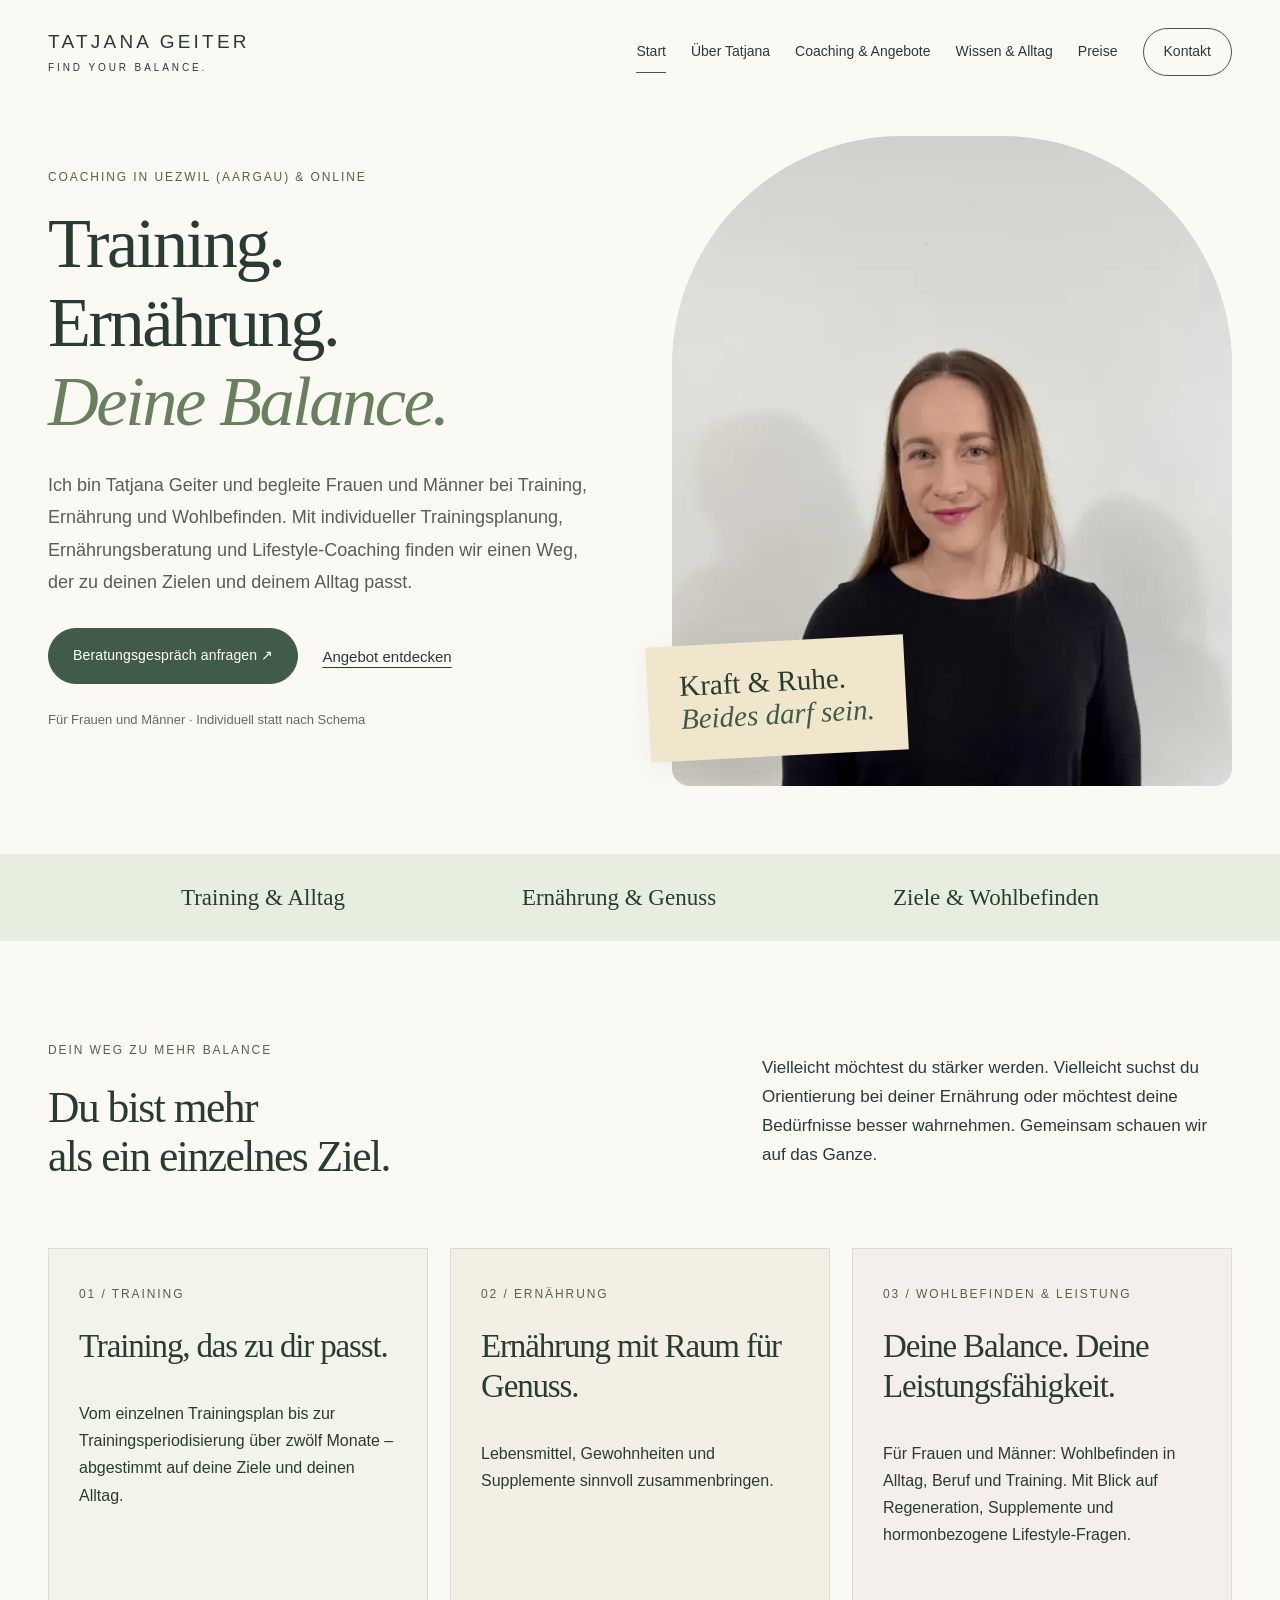
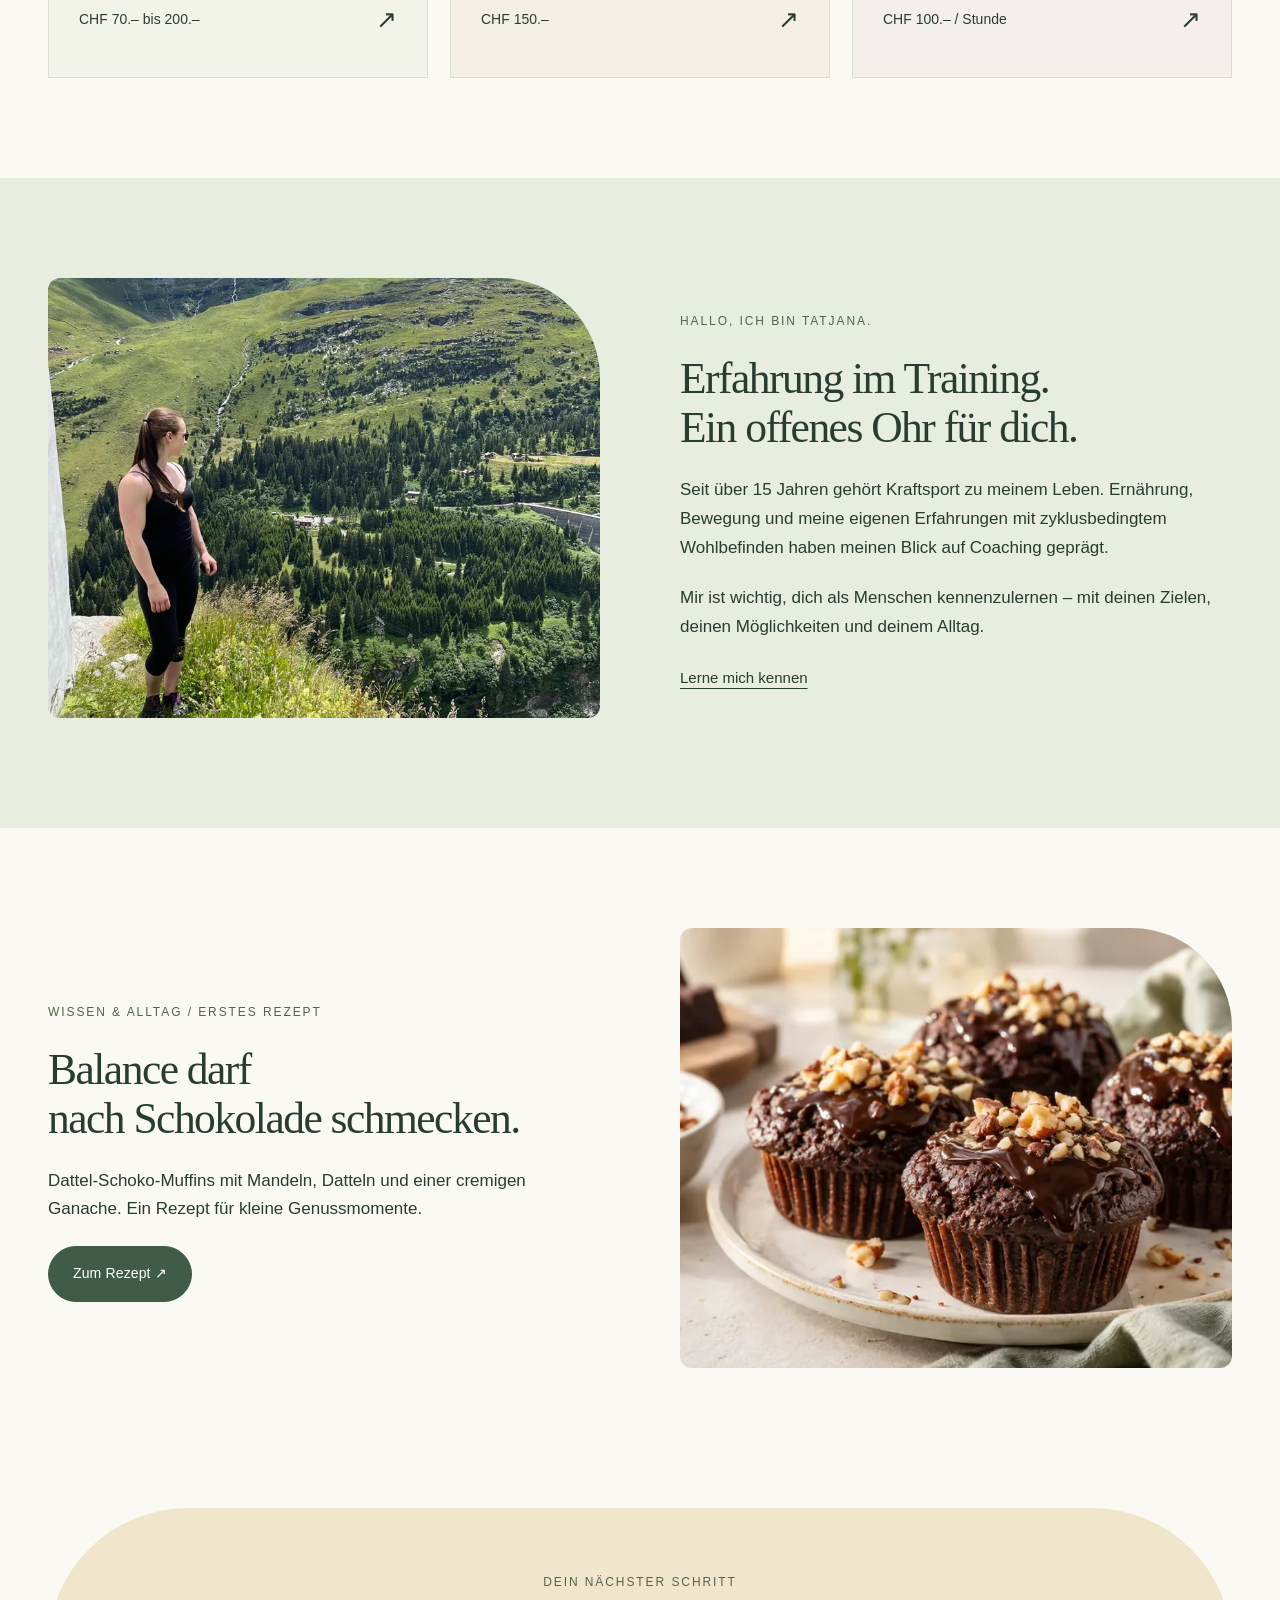
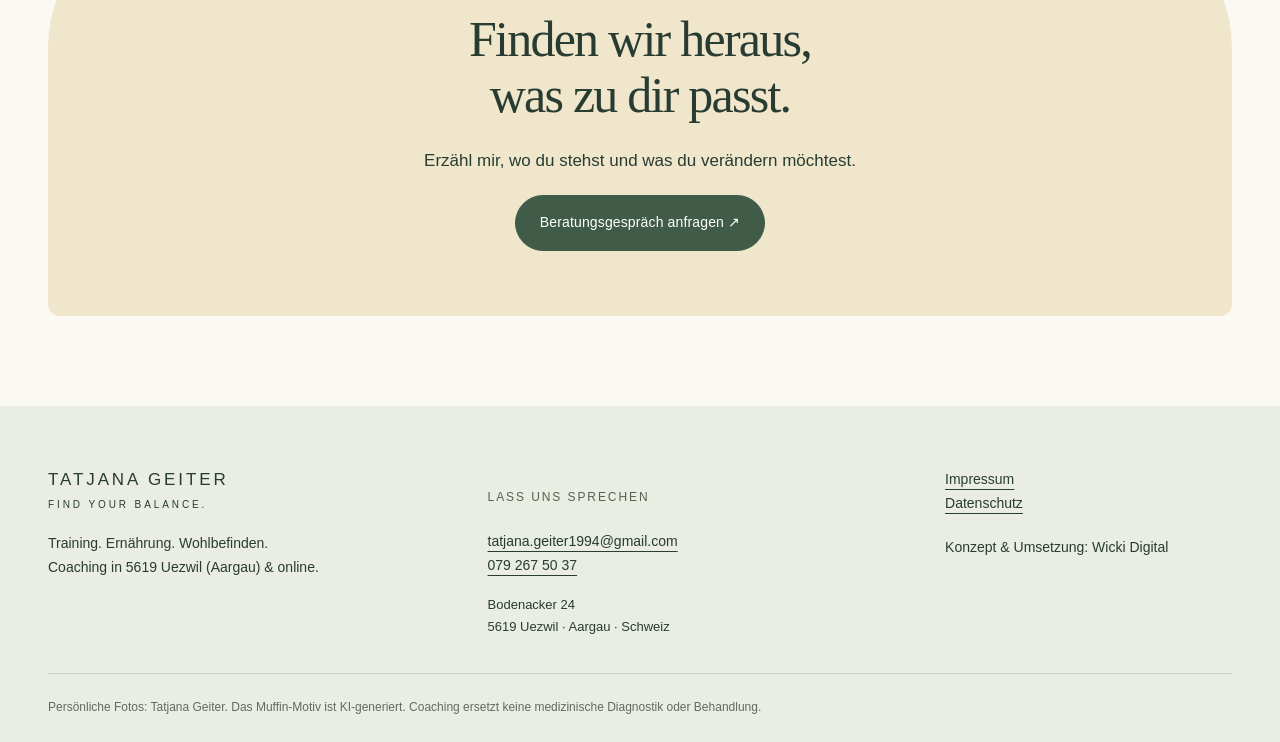
<file: index.html>
<!doctype html><html lang="de-CH"><head><meta charset="utf-8"><meta name="viewport" content="width=device-width,initial-scale=1"><meta name="robots" content="index,follow,max-image-preview:large"><title>Tatjana Geiter | Ernährungs- &amp; Trainingscoaching in Uezwil</title><meta name="description" content="Tatjana Geiter begleitet Frauen und Männer bei Training, Ernährung und Wohlbefinden. Persönliches Coaching in Uezwil (Aargau) und online."><link rel="canonical" href="https://youinbalance.ch/"><link rel="icon" type="image/png" sizes="96x96" href="/assets/favicon.png"><link rel="apple-touch-icon" sizes="180x180" href="/assets/apple-touch-icon.png"><meta name="author" content="Tatjana Geiter"><meta property="og:site_name" content="Tatjana Geiter - FIND YOUR BALANCE."><meta property="og:type" content="website"><meta property="og:locale" content="de_CH"><meta property="og:title" content="Tatjana Geiter | Ernährungs- &amp; Trainingscoaching in Uezwil"><meta property="og:description" content="Tatjana Geiter begleitet Frauen und Männer bei Training, Ernährung und Wohlbefinden. Persönliches Coaching in Uezwil (Aargau) und online."><meta property="og:url" content="https://youinbalance.ch/"><meta property="og:image" content="https://youinbalance.ch/assets/tatjana-portrait.webp"><meta property="og:image:alt" content="Tatjana Geiter - FIND YOUR BALANCE."><meta name="twitter:card" content="summary_large_image"><meta name="twitter:title" content="Tatjana Geiter | Ernährungs- &amp; Trainingscoaching in Uezwil"><meta name="twitter:description" content="Tatjana Geiter begleitet Frauen und Männer bei Training, Ernährung und Wohlbefinden. Persönliches Coaching in Uezwil (Aargau) und online."><meta name="twitter:image" content="https://youinbalance.ch/assets/tatjana-portrait.webp"><meta name="twitter:image:alt" content="Tatjana Geiter - FIND YOUR BALANCE."><link rel="stylesheet" href="assets/style.css"><script src="assets/app.js" defer></script><script type="application/ld+json">{"@context":"https://schema.org","@graph":[{"@type":"WebPage","@id":"https://youinbalance.ch/#webpage","url":"https://youinbalance.ch/","name":"Tatjana Geiter | Ernährungs- & Trainingscoaching in Uezwil","description":"Tatjana Geiter begleitet Frauen und Männer bei Training, Ernährung und Wohlbefinden. Persönliches Coaching in Uezwil (Aargau) und online.","inLanguage":"de-CH","isPartOf":{"@id":"https://youinbalance.ch/#website"},"publisher":{"@id":"https://youinbalance.ch/#business"}},{"@type":"Person","@id":"https://youinbalance.ch/#tatjana","name":"Tatjana Geiter","url":"https://youinbalance.ch/ueber-tatjana.html","image":"https://youinbalance.ch/assets/tatjana-portrait.webp","worksFor":{"@id":"https://youinbalance.ch/#business"}},{"@type":"LocalBusiness","@id":"https://youinbalance.ch/#business","name":"Tatjana Geiter - FIND YOUR BALANCE.","url":"https://youinbalance.ch/","image":"https://youinbalance.ch/assets/tatjana-portrait.webp","logo":"https://youinbalance.ch/assets/logo.png","telephone":"+41792675037","email":"tatjana.geiter1994@gmail.com","address":{"@type":"PostalAddress","streetAddress":"Bodenacker 24","postalCode":"5619","addressLocality":"Uezwil","addressRegion":"AG","addressCountry":"CH"},"founder":{"@id":"https://youinbalance.ch/#tatjana"},"description":"Persönliches Coaching für Training, Ernährung und Wohlbefinden in Uezwil und online."},{"@type":"WebSite","@id":"https://youinbalance.ch/#website","url":"https://youinbalance.ch/","name":"Tatjana Geiter - FIND YOUR BALANCE.","alternateName":"youinbalance.ch","inLanguage":"de-CH","publisher":{"@id":"https://youinbalance.ch/#business"}}]}</script></head><body><a class="skip" href="#main">Zum Inhalt</a><header class="wrap header"><a class="brand" href="/">TATJANA GEITER<span>FIND YOUR BALANCE.</span></a><button class="menu" aria-expanded="false" aria-controls="navigation">Menü <span aria-hidden="true">☰</span></button><nav id="navigation" aria-label="Hauptnavigation"><a href="/" aria-current="page">Start</a><a href="ueber-tatjana.html">Über Tatjana</a><a href="coaching.html">Coaching & Angebote</a><a href="wissen.html">Wissen & Alltag</a><a href="preise.html">Preise</a><a href="kontakt.html">Kontakt</a></nav></header><main id="main"><section class="hero wrap"><div class="hero-copy"><p class="eyebrow">Coaching in Uezwil (Aargau) &amp; online</p><h1>Training.<br>Ernährung.<br><em>Deine Balance.</em></h1><p class="lead">Ich bin Tatjana Geiter und begleite Frauen und Männer bei Training, Ernährung und Wohlbefinden. Mit individueller Trainingsplanung, Ernährungsberatung und Lifestyle-Coaching finden wir einen Weg, der zu deinen Zielen und deinem Alltag passt.</p><div class="actions"><a class="button" href="kontakt.html">Beratungsgespräch anfragen ↗</a><a class="text-link" href="coaching.html">Angebot entdecken</a></div><p class="small">Für Frauen und Männer · Individuell statt nach Schema</p></div><div class="hero-visual"><img class="portrait-photo" src="assets/responsive/tatjana-portrait-1200.webp" srcset="assets/responsive/tatjana-portrait-480.webp 480w, assets/responsive/tatjana-portrait-800.webp 800w, assets/responsive/tatjana-portrait-1200.webp 1200w" sizes="(max-width: 800px) calc(100vw - 40px), (max-width: 1336px) 45vw, 580px" alt="Tatjana Geiter – persönliches Portrait" width="1800" height="2050" loading="eager" fetchpriority="high" decoding="async"><div class="photo-note">Kraft & Ruhe.<br><em>Beides darf sein.</em></div></div></section><div class="ribbon"><span>Training & Alltag</span><span>Ernährung & Genuss</span><span>Ziele & Wohlbefinden</span></div><section class="wrap section"><div class="section-heading"><div><p class="eyebrow">Dein Weg zu mehr Balance</p><h2>Du bist mehr<br>als ein einzelnes Ziel.</h2></div><p>Vielleicht möchtest du stärker werden. Vielleicht suchst du Orientierung bei deiner Ernährung oder möchtest deine Bedürfnisse besser wahrnehmen. Gemeinsam schauen wir auf das Ganze.</p></div><div class="cards"><a class="offer" href="training.html"><span class="eyebrow">01 / Training</span><h3>Training, das zu dir passt.</h3><p>Vom einzelnen Trainingsplan bis zur Trainingsperiodisierung über zwölf Monate – abgestimmt auf deine Ziele und deinen Alltag.</p><div class="offer-foot"><span>CHF 70.– bis 200.–</span><span aria-hidden="true">↗</span></div></a><a class="offer" href="ernaehrung.html"><span class="eyebrow">02 / Ernährung</span><h3>Ernährung mit Raum für Genuss.</h3><p>Lebensmittel, Gewohnheiten und Supplemente sinnvoll zusammenbringen.</p><div class="offer-foot"><span>CHF 150.–</span><span aria-hidden="true">↗</span></div></a><a class="offer" href="zyklus.html"><span class="eyebrow">03 / Wohlbefinden & Leistung</span><h3>Deine Balance. Deine Leistungsfähigkeit.</h3><p>Für Frauen und Männer: Wohlbefinden in Alltag, Beruf und Training. Mit Blick auf Regeneration, Supplemente und hormonbezogene Lifestyle-Fragen.</p><div class="offer-foot"><span>CHF 100.– / Stunde</span><span aria-hidden="true">↗</span></div></a></div></section><section class="soft"><div class="wrap split section"><div><img class="rounded personal-photo" src="assets/responsive/tatjana-hike-1152.webp" srcset="assets/responsive/tatjana-hike-480.webp 480w, assets/responsive/tatjana-hike-800.webp 800w, assets/responsive/tatjana-hike-1152.webp 1152w" sizes="(max-width: 800px) calc(100vw - 40px), (max-width: 1336px) 44vw, 580px" alt="Tatjana beim Wandern in den Bergen" width="1152" height="1536" loading="lazy" decoding="async"></div><div><p class="eyebrow">Hallo, ich bin Tatjana.</p><h2>Erfahrung im Training.<br>Ein offenes Ohr für dich.</h2><p>Seit über 15 Jahren gehört Kraftsport zu meinem Leben. Ernährung, Bewegung und meine eigenen Erfahrungen mit zyklusbedingtem Wohlbefinden haben meinen Blick auf Coaching geprägt.</p><p>Mir ist wichtig, dich als Menschen kennenzulernen – mit deinen Zielen, deinen Möglichkeiten und deinem Alltag.</p><a class="text-link" href="ueber-tatjana.html">Lerne mich kennen</a></div></div></section><section class="wrap section split"><div><p class="eyebrow">Wissen & Alltag / erstes Rezept</p><h2>Balance darf<br>nach Schokolade schmecken.</h2><p>Dattel-Schoko-Muffins mit Mandeln, Datteln und einer cremigen Ganache. Ein Rezept für kleine Genussmomente.</p><a class="button" href="schoko-muffins.html">Zum Rezept ↗</a></div><a class="image-link" href="schoko-muffins.html"><img class="rounded" src="assets/responsive/muffins-1200.webp" srcset="assets/responsive/muffins-480.webp 480w, assets/responsive/muffins-800.webp 800w, assets/responsive/muffins-1200.webp 1200w" sizes="(max-width: 800px) calc(100vw - 40px), (max-width: 1336px) 44vw, 580px" alt="Dattel-Schoko-Muffins mit Ganache und Nüssen – illustratives Rezeptbild" width="1536" height="1024" loading="lazy" decoding="async"></a></section><section class="cta wrap"><p class="eyebrow">Dein nächster Schritt</p><h2>Finden wir heraus,<br>was zu dir passt.</h2><p>Erzähl mir, wo du stehst und was du verändern möchtest.</p><a class="button" href="kontakt.html">Beratungsgespräch anfragen ↗</a></section></main><footer><div class="wrap footer-grid"><div><a class="brand" href="/">TATJANA GEITER<span>FIND YOUR BALANCE.</span></a><p>Training. Ernährung. Wohlbefinden.<br>Coaching in 5619 Uezwil (Aargau) &amp; online.</p></div><div><p class="eyebrow">Lass uns sprechen</p><a href="mailto:tatjana.geiter1994@gmail.com">tatjana.geiter1994@gmail.com</a><br><a href="tel:+41792675037">079 267 50 37</a><address>Bodenacker 24<br>5619 Uezwil · Aargau · Schweiz</address></div><div><a href="impressum.html">Impressum</a><br><a href="datenschutz.html">Datenschutz</a><p>Konzept & Umsetzung: Wicki Digital</p></div></div><div class="wrap fine">Persönliche Fotos: Tatjana Geiter. Das Muffin-Motiv ist KI-generiert. Coaching ersetzt keine medizinische Diagnostik oder Behandlung.</div></footer></body></html>
</file>
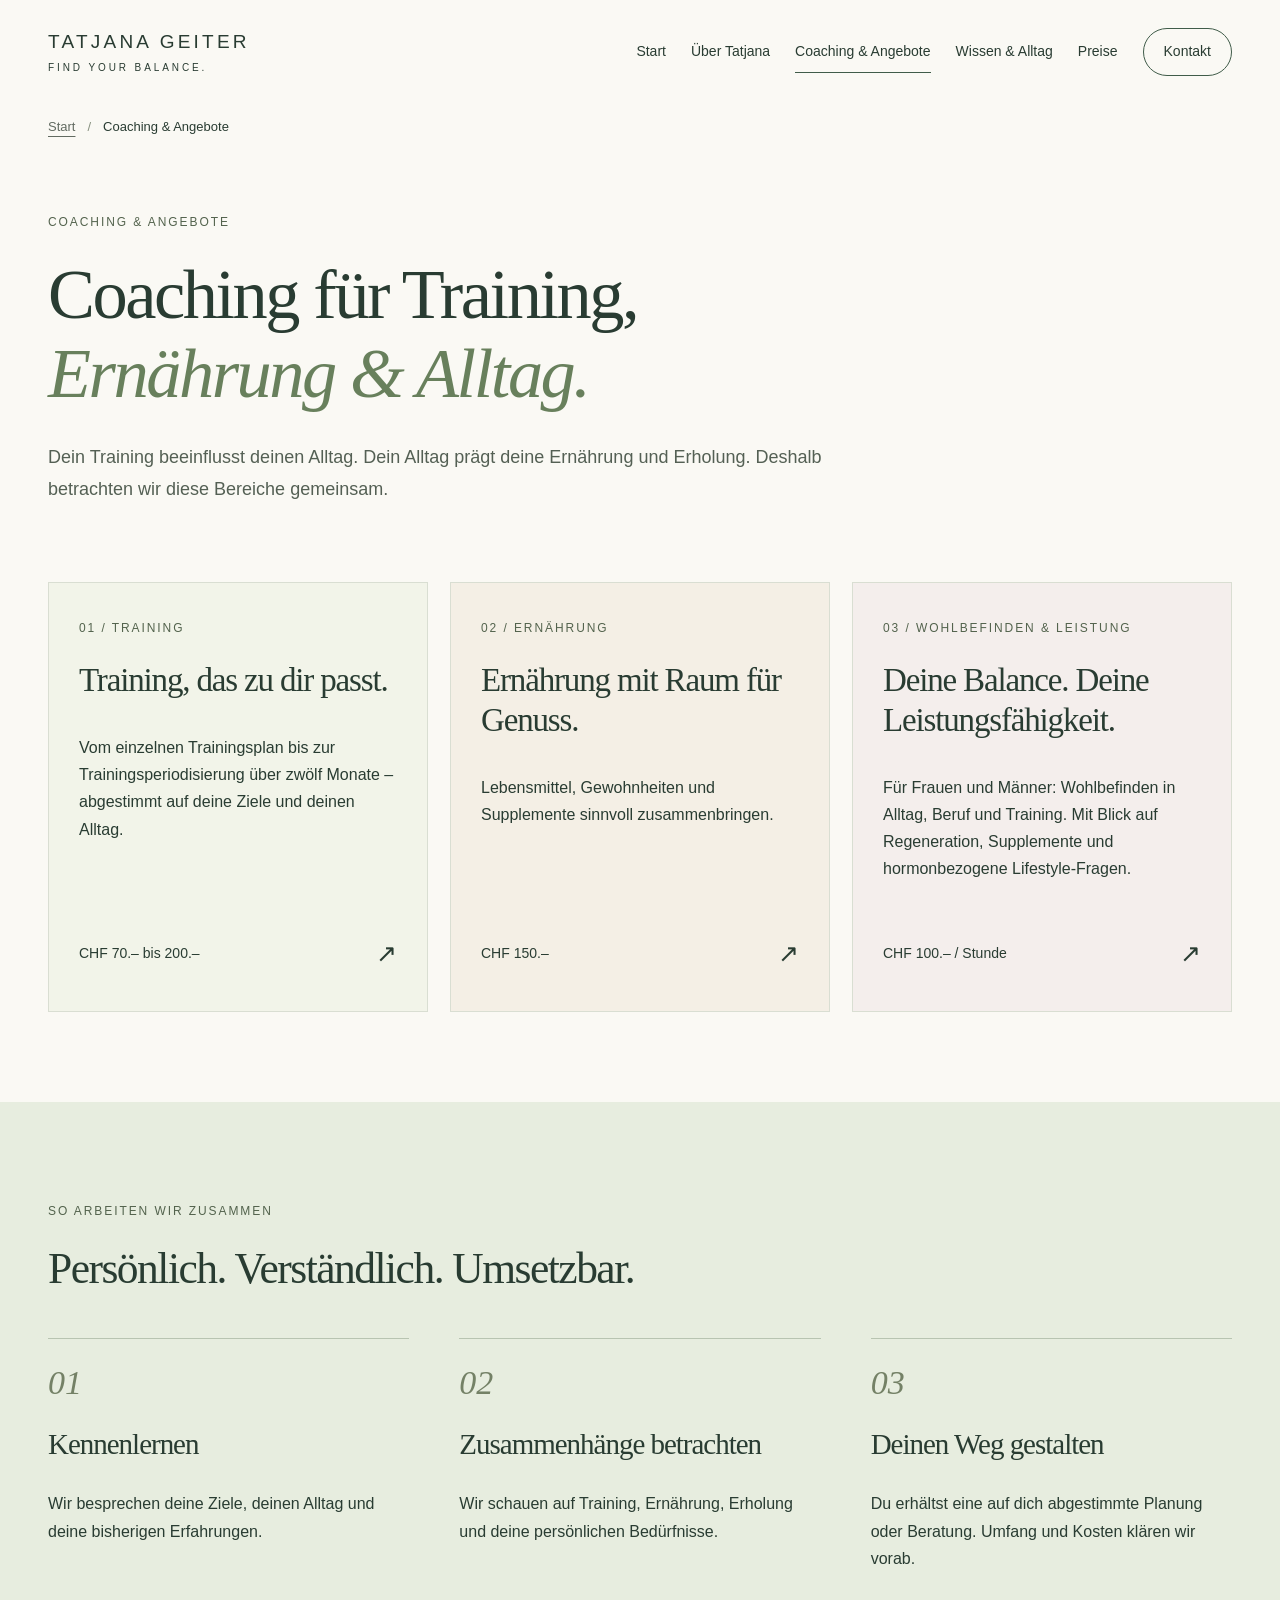
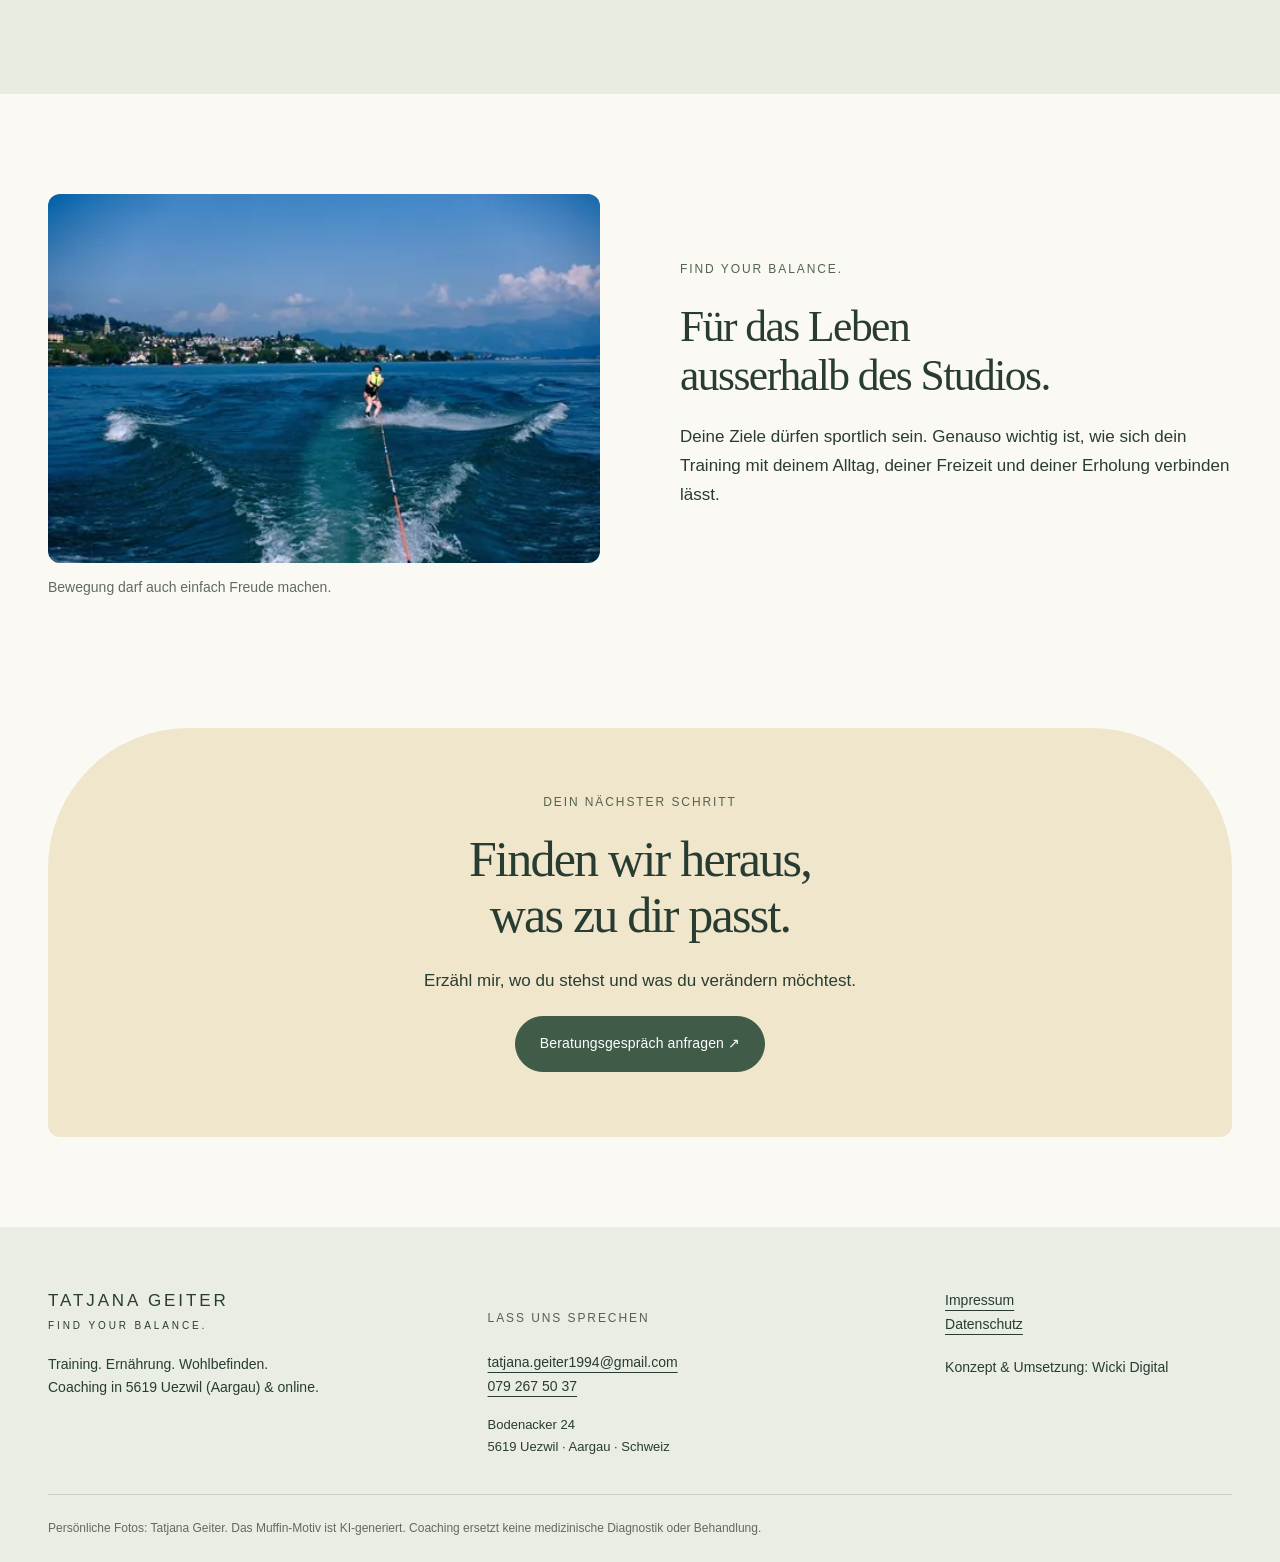
<file: coaching.html>
<!doctype html><html lang="de-CH"><head><meta charset="utf-8"><meta name="viewport" content="width=device-width,initial-scale=1"><meta name="robots" content="index,follow,max-image-preview:large"><title>Coaching in Uezwil &amp; online | Training, Ernährung &amp; Alltag</title><meta name="description" content="Trainingsplanung, Ernährungsberatung und Lifestyle-Coaching mit Tatjana Geiter. Entdecke die Angebote für Frauen und Männer in Uezwil und online."><link rel="canonical" href="https://youinbalance.ch/coaching.html"><link rel="icon" type="image/png" sizes="96x96" href="/assets/favicon.png"><link rel="apple-touch-icon" sizes="180x180" href="/assets/apple-touch-icon.png"><meta name="author" content="Tatjana Geiter"><meta property="og:site_name" content="Tatjana Geiter - FIND YOUR BALANCE."><meta property="og:type" content="website"><meta property="og:locale" content="de_CH"><meta property="og:title" content="Coaching in Uezwil &amp; online | Training, Ernährung &amp; Alltag"><meta property="og:description" content="Trainingsplanung, Ernährungsberatung und Lifestyle-Coaching mit Tatjana Geiter. Entdecke die Angebote für Frauen und Männer in Uezwil und online."><meta property="og:url" content="https://youinbalance.ch/coaching.html"><meta property="og:image" content="https://youinbalance.ch/assets/tatjana-portrait.webp"><meta property="og:image:alt" content="Tatjana Geiter - FIND YOUR BALANCE."><meta name="twitter:card" content="summary_large_image"><meta name="twitter:title" content="Coaching in Uezwil &amp; online | Training, Ernährung &amp; Alltag"><meta name="twitter:description" content="Trainingsplanung, Ernährungsberatung und Lifestyle-Coaching mit Tatjana Geiter. Entdecke die Angebote für Frauen und Männer in Uezwil und online."><meta name="twitter:image" content="https://youinbalance.ch/assets/tatjana-portrait.webp"><meta name="twitter:image:alt" content="Tatjana Geiter - FIND YOUR BALANCE."><link rel="stylesheet" href="assets/style.css"><script src="assets/app.js" defer></script><script type="application/ld+json">{"@context":"https://schema.org","@graph":[{"@type":"CollectionPage","@id":"https://youinbalance.ch/coaching.html#webpage","url":"https://youinbalance.ch/coaching.html","name":"Coaching in Uezwil & online | Training, Ernährung & Alltag","description":"Trainingsplanung, Ernährungsberatung und Lifestyle-Coaching mit Tatjana Geiter. Entdecke die Angebote für Frauen und Männer in Uezwil und online.","inLanguage":"de-CH","isPartOf":{"@id":"https://youinbalance.ch/#website"},"publisher":{"@id":"https://youinbalance.ch/#business"},"breadcrumb":{"@id":"https://youinbalance.ch/coaching.html#breadcrumb"}},{"@type":"BreadcrumbList","@id":"https://youinbalance.ch/coaching.html#breadcrumb","itemListElement":[{"@type":"ListItem","position":1,"name":"Start","item":"https://youinbalance.ch/"},{"@type":"ListItem","position":2,"name":"Coaching & Angebote","item":"https://youinbalance.ch/coaching.html"}]}]}</script></head><body><a class="skip" href="#main">Zum Inhalt</a><header class="wrap header"><a class="brand" href="/">TATJANA GEITER<span>FIND YOUR BALANCE.</span></a><button class="menu" aria-expanded="false" aria-controls="navigation">Menü <span aria-hidden="true">☰</span></button><nav id="navigation" aria-label="Hauptnavigation"><a href="/">Start</a><a href="ueber-tatjana.html">Über Tatjana</a><a href="coaching.html" aria-current="page">Coaching & Angebote</a><a href="wissen.html">Wissen & Alltag</a><a href="preise.html">Preise</a><a href="kontakt.html">Kontakt</a></nav></header><main id="main"><nav class="breadcrumb wrap" aria-label="Brotkrumennavigation"><ol><li><a href="/">Start</a></li><li><span aria-current="page">Coaching &amp; Angebote</span></li></ol></nav><section class="intro wrap"><p class="eyebrow">Coaching & Angebote</p><h1>Coaching für Training,<br><em>Ernährung &amp; Alltag.</em></h1><p class="lead">Dein Training beeinflusst deinen Alltag. Dein Alltag prägt deine Ernährung und Erholung. Deshalb betrachten wir diese Bereiche gemeinsam.</p></section><section class="wrap bottom"><div class="cards"><a class="offer" href="training.html"><span class="eyebrow">01 / Training</span><h3>Training, das zu dir passt.</h3><p>Vom einzelnen Trainingsplan bis zur Trainingsperiodisierung über zwölf Monate – abgestimmt auf deine Ziele und deinen Alltag.</p><div class="offer-foot"><span>CHF 70.– bis 200.–</span><span aria-hidden="true">↗</span></div></a><a class="offer" href="ernaehrung.html"><span class="eyebrow">02 / Ernährung</span><h3>Ernährung mit Raum für Genuss.</h3><p>Lebensmittel, Gewohnheiten und Supplemente sinnvoll zusammenbringen.</p><div class="offer-foot"><span>CHF 150.–</span><span aria-hidden="true">↗</span></div></a><a class="offer" href="zyklus.html"><span class="eyebrow">03 / Wohlbefinden & Leistung</span><h3>Deine Balance. Deine Leistungsfähigkeit.</h3><p>Für Frauen und Männer: Wohlbefinden in Alltag, Beruf und Training. Mit Blick auf Regeneration, Supplemente und hormonbezogene Lifestyle-Fragen.</p><div class="offer-foot"><span>CHF 100.– / Stunde</span><span aria-hidden="true">↗</span></div></a></div></section><section class="soft"><div class="wrap section"><p class="eyebrow">So arbeiten wir zusammen</p><h2>Persönlich. Verständlich. Umsetzbar.</h2><div class="steps"><article><span>01</span><h3>Kennenlernen</h3><p>Wir besprechen deine Ziele, deinen Alltag und deine bisherigen Erfahrungen.</p></article><article><span>02</span><h3>Zusammenhänge betrachten</h3><p>Wir schauen auf Training, Ernährung, Erholung und deine persönlichen Bedürfnisse.</p></article><article><span>03</span><h3>Deinen Weg gestalten</h3><p>Du erhältst eine auf dich abgestimmte Planung oder Beratung. Umfang und Kosten klären wir vorab.</p></article></div></div></section><section class="wrap section split"><div><figure class="photo-story landscape-story"><img class="" src="assets/responsive/tatjana-watersport-1200.webp" srcset="assets/responsive/tatjana-watersport-480.webp 480w, assets/responsive/tatjana-watersport-800.webp 800w, assets/responsive/tatjana-watersport-1200.webp 1200w" sizes="(max-width: 800px) calc(100vw - 40px), (max-width: 1336px) 44vw, 580px" alt="Tatjana beim Wassersport auf dem See" width="1536" height="1026" loading="lazy" decoding="async"><figcaption>Bewegung darf auch einfach Freude machen.</figcaption></figure></div><div><p class="eyebrow">FIND YOUR BALANCE.</p><h2>Für das Leben<br>ausserhalb des Studios.</h2><p>Deine Ziele dürfen sportlich sein. Genauso wichtig ist, wie sich dein Training mit deinem Alltag, deiner Freizeit und deiner Erholung verbinden lässt.</p></div></section><section class="cta wrap"><p class="eyebrow">Dein nächster Schritt</p><h2>Finden wir heraus,<br>was zu dir passt.</h2><p>Erzähl mir, wo du stehst und was du verändern möchtest.</p><a class="button" href="kontakt.html">Beratungsgespräch anfragen ↗</a></section></main><footer><div class="wrap footer-grid"><div><a class="brand" href="/">TATJANA GEITER<span>FIND YOUR BALANCE.</span></a><p>Training. Ernährung. Wohlbefinden.<br>Coaching in 5619 Uezwil (Aargau) &amp; online.</p></div><div><p class="eyebrow">Lass uns sprechen</p><a href="mailto:tatjana.geiter1994@gmail.com">tatjana.geiter1994@gmail.com</a><br><a href="tel:+41792675037">079 267 50 37</a><address>Bodenacker 24<br>5619 Uezwil · Aargau · Schweiz</address></div><div><a href="impressum.html">Impressum</a><br><a href="datenschutz.html">Datenschutz</a><p>Konzept & Umsetzung: Wicki Digital</p></div></div><div class="wrap fine">Persönliche Fotos: Tatjana Geiter. Das Muffin-Motiv ist KI-generiert. Coaching ersetzt keine medizinische Diagnostik oder Behandlung.</div></footer></body></html>
</file>
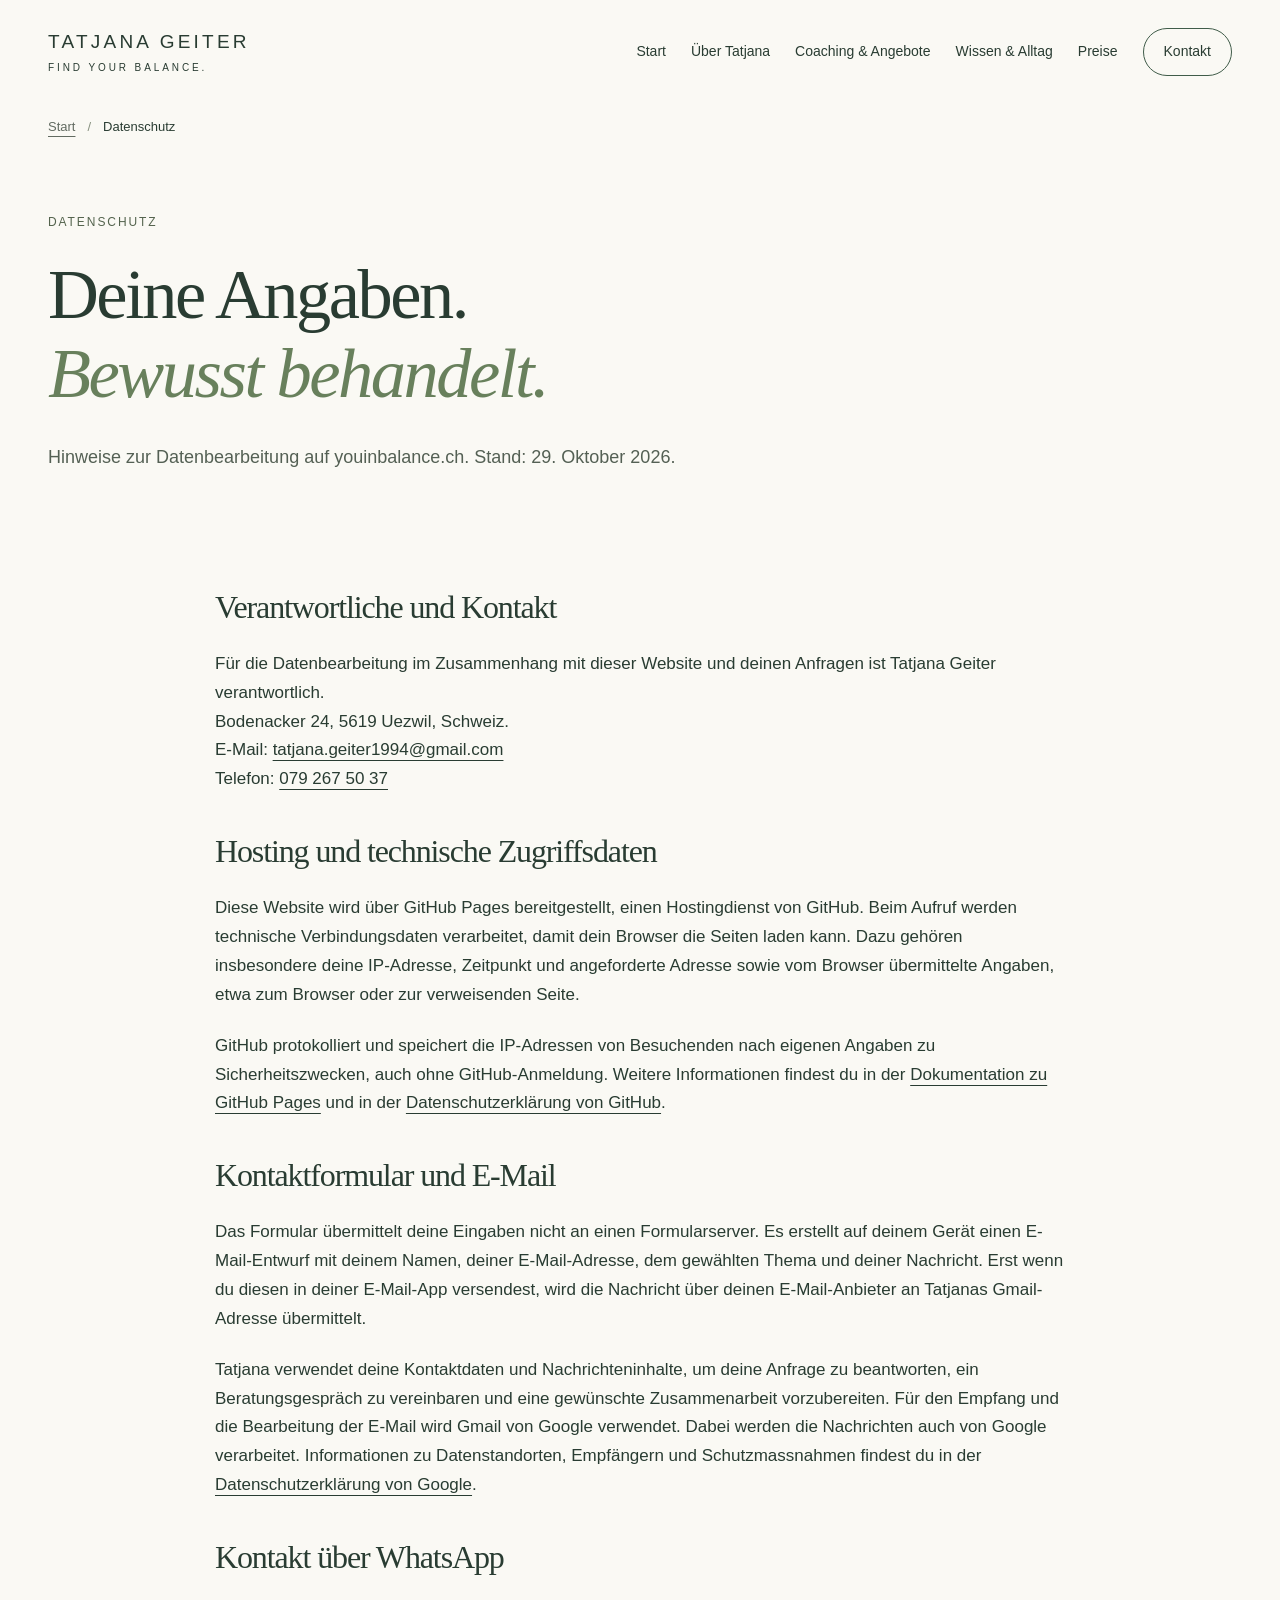
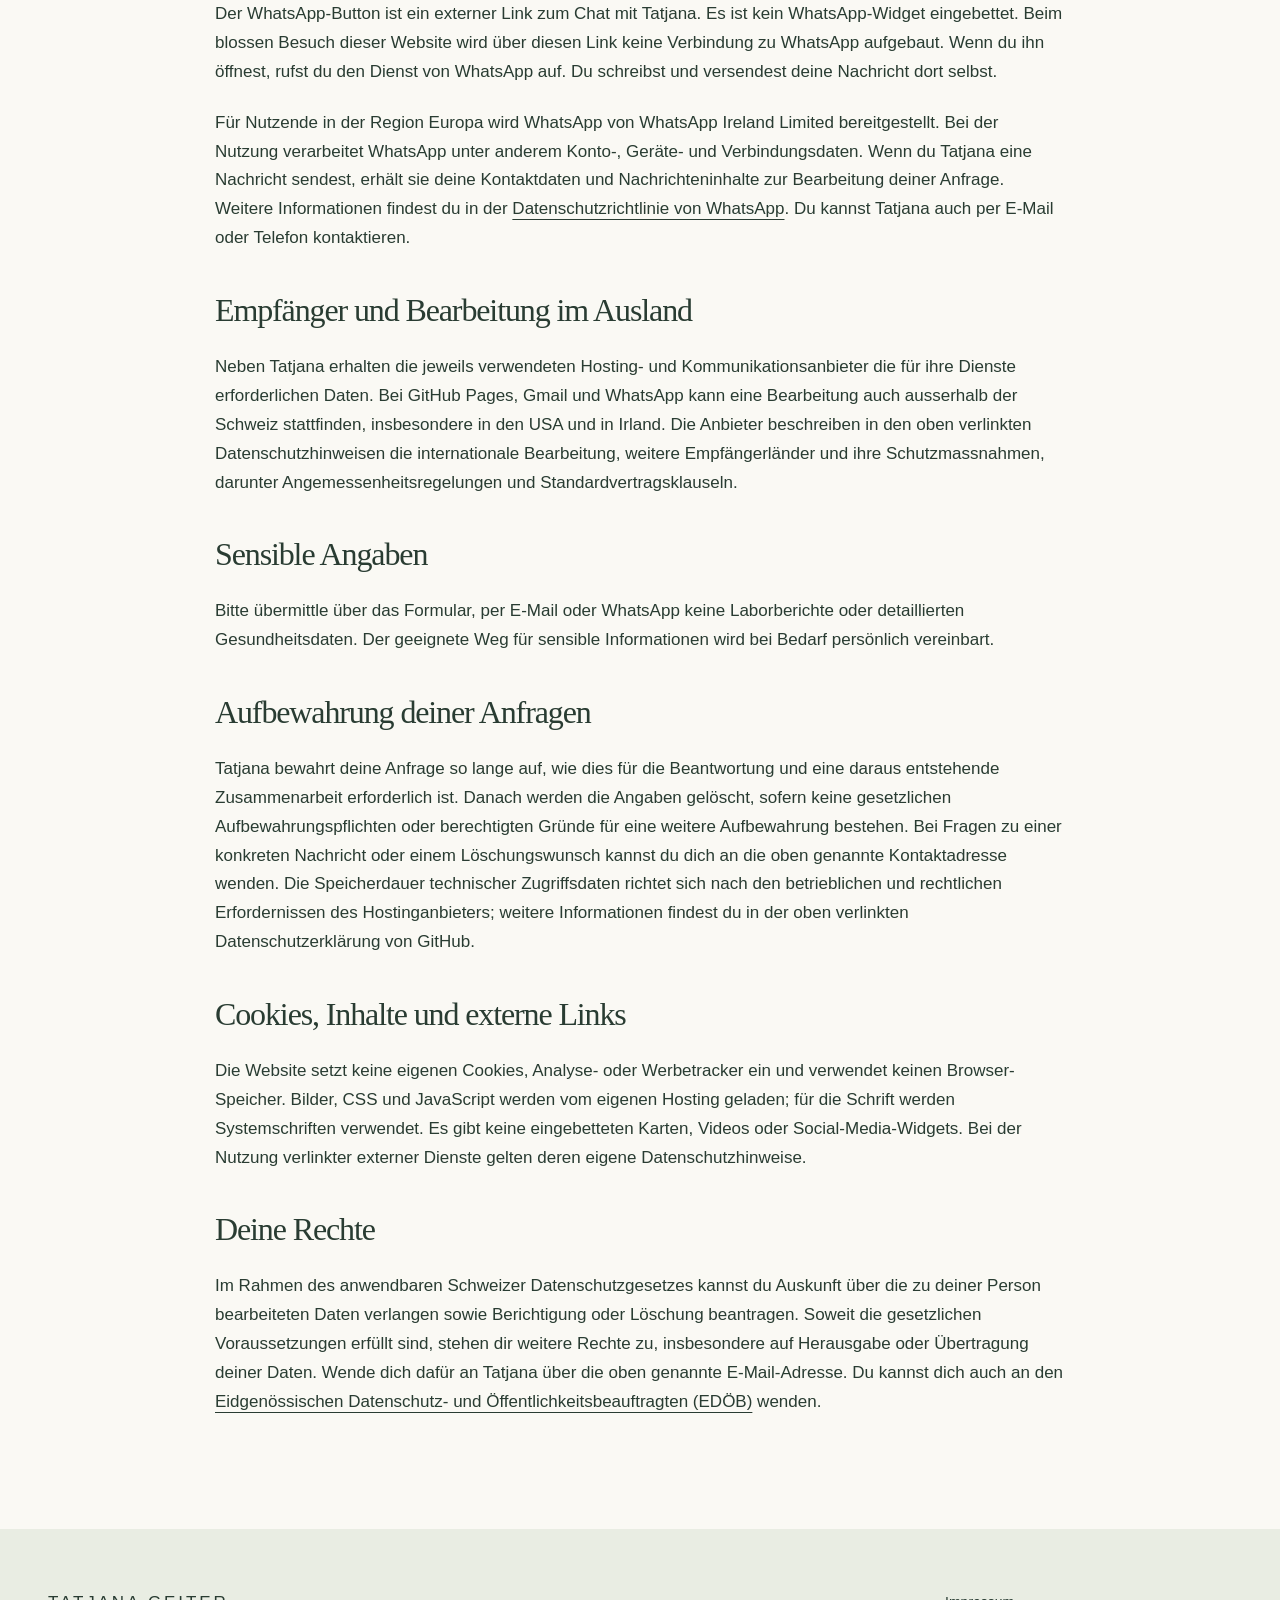
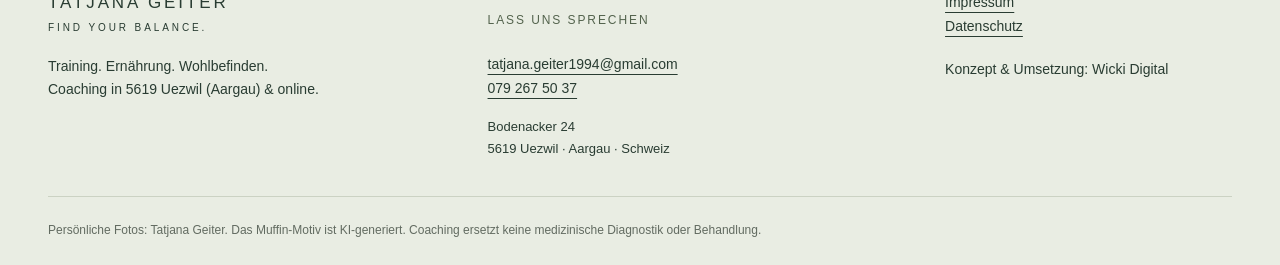
<file: datenschutz.html>
<!doctype html><html lang="de-CH"><head><meta charset="utf-8"><meta name="viewport" content="width=device-width,initial-scale=1"><meta name="robots" content="index,follow,max-image-preview:large"><title>Datenschutz | Tatjana Geiter - FIND YOUR BALANCE.</title><meta name="description" content="Informationen zur Datenbearbeitung auf youinbalance.ch: GitHub Pages als Hosting, Kontakt per E-Mail und WhatsApp sowie deine Datenschutzrechte."><link rel="canonical" href="https://youinbalance.ch/datenschutz.html"><link rel="icon" type="image/png" sizes="96x96" href="/assets/favicon.png"><link rel="apple-touch-icon" sizes="180x180" href="/assets/apple-touch-icon.png"><meta name="author" content="Tatjana Geiter"><meta property="og:site_name" content="Tatjana Geiter - FIND YOUR BALANCE."><meta property="og:type" content="website"><meta property="og:locale" content="de_CH"><meta property="og:title" content="Datenschutz | Tatjana Geiter - FIND YOUR BALANCE."><meta property="og:description" content="Informationen zur Datenbearbeitung auf youinbalance.ch: GitHub Pages als Hosting, Kontakt per E-Mail und WhatsApp sowie deine Datenschutzrechte."><meta property="og:url" content="https://youinbalance.ch/datenschutz.html"><meta property="og:image" content="https://youinbalance.ch/assets/tatjana-portrait.webp"><meta property="og:image:alt" content="Tatjana Geiter - FIND YOUR BALANCE."><meta name="twitter:card" content="summary_large_image"><meta name="twitter:title" content="Datenschutz | Tatjana Geiter - FIND YOUR BALANCE."><meta name="twitter:description" content="Informationen zur Datenbearbeitung auf youinbalance.ch: GitHub Pages als Hosting, Kontakt per E-Mail und WhatsApp sowie deine Datenschutzrechte."><meta name="twitter:image" content="https://youinbalance.ch/assets/tatjana-portrait.webp"><meta name="twitter:image:alt" content="Tatjana Geiter - FIND YOUR BALANCE."><link rel="stylesheet" href="assets/style.css"><script src="assets/app.js" defer></script><script type="application/ld+json">{"@context":"https://schema.org","@graph":[{"@type":"WebPage","@id":"https://youinbalance.ch/datenschutz.html#webpage","url":"https://youinbalance.ch/datenschutz.html","name":"Datenschutz | Tatjana Geiter - FIND YOUR BALANCE.","description":"Informationen zur Datenbearbeitung auf youinbalance.ch: GitHub Pages als Hosting, Kontakt per E-Mail und WhatsApp sowie deine Datenschutzrechte.","inLanguage":"de-CH","isPartOf":{"@id":"https://youinbalance.ch/#website"},"publisher":{"@id":"https://youinbalance.ch/#business"},"breadcrumb":{"@id":"https://youinbalance.ch/datenschutz.html#breadcrumb"}},{"@type":"BreadcrumbList","@id":"https://youinbalance.ch/datenschutz.html#breadcrumb","itemListElement":[{"@type":"ListItem","position":1,"name":"Start","item":"https://youinbalance.ch/"},{"@type":"ListItem","position":2,"name":"Datenschutz","item":"https://youinbalance.ch/datenschutz.html"}]}]}</script></head><body><a class="skip" href="#main">Zum Inhalt</a><header class="wrap header"><a class="brand" href="/">TATJANA GEITER<span>FIND YOUR BALANCE.</span></a><button class="menu" aria-expanded="false" aria-controls="navigation">Menü <span aria-hidden="true">☰</span></button><nav id="navigation" aria-label="Hauptnavigation"><a href="/">Start</a><a href="ueber-tatjana.html">Über Tatjana</a><a href="coaching.html">Coaching & Angebote</a><a href="wissen.html">Wissen & Alltag</a><a href="preise.html">Preise</a><a href="kontakt.html">Kontakt</a></nav></header><main id="main"><nav class="breadcrumb wrap" aria-label="Brotkrumennavigation"><ol><li><a href="/">Start</a></li><li><span aria-current="page">Datenschutz</span></li></ol></nav><section class="intro wrap"><p class="eyebrow">Datenschutz</p><h1>Deine Angaben.<br><em>Bewusst behandelt.</em></h1><p class="lead">Hinweise zur Datenbearbeitung auf youinbalance.ch. Stand: 29. Oktober 2026.</p></section><section class="wrap narrow bottom">
<h2>Verantwortliche und Kontakt</h2>
<p>Für die Datenbearbeitung im Zusammenhang mit dieser Website und deinen Anfragen ist Tatjana Geiter verantwortlich.<br>Bodenacker 24, 5619 Uezwil, Schweiz.<br>E-Mail: <a href="mailto:tatjana.geiter1994@gmail.com">tatjana.geiter1994@gmail.com</a><br>Telefon: <a href="tel:+41792675037">079 267 50 37</a></p>
<h2>Hosting und technische Zugriffsdaten</h2>
<p>Diese Website wird über GitHub Pages bereitgestellt, einen Hostingdienst von GitHub. Beim Aufruf werden technische Verbindungsdaten verarbeitet, damit dein Browser die Seiten laden kann. Dazu gehören insbesondere deine IP-Adresse, Zeitpunkt und angeforderte Adresse sowie vom Browser übermittelte Angaben, etwa zum Browser oder zur verweisenden Seite.</p>
<p>GitHub protokolliert und speichert die IP-Adressen von Besuchenden nach eigenen Angaben zu Sicherheitszwecken, auch ohne GitHub-Anmeldung. Weitere Informationen findest du in der <a href="https://docs.github.com/en/pages/getting-started-with-github-pages/what-is-github-pages#data-collection" target="_blank" rel="noopener noreferrer">Dokumentation zu GitHub Pages</a> und in der <a href="https://docs.github.com/en/site-policy/privacy-policies/github-general-privacy-statement" target="_blank" rel="noopener noreferrer">Datenschutzerklärung von GitHub</a>.</p>
<h2>Kontaktformular und E-Mail</h2>
<p>Das Formular übermittelt deine Eingaben nicht an einen Formularserver. Es erstellt auf deinem Gerät einen E-Mail-Entwurf mit deinem Namen, deiner E-Mail-Adresse, dem gewählten Thema und deiner Nachricht. Erst wenn du diesen in deiner E-Mail-App versendest, wird die Nachricht über deinen E-Mail-Anbieter an Tatjanas Gmail-Adresse übermittelt.</p>
<p>Tatjana verwendet deine Kontaktdaten und Nachrichteninhalte, um deine Anfrage zu beantworten, ein Beratungsgespräch zu vereinbaren und eine gewünschte Zusammenarbeit vorzubereiten. Für den Empfang und die Bearbeitung der E-Mail wird Gmail von Google verwendet. Dabei werden die Nachrichten auch von Google verarbeitet. Informationen zu Datenstandorten, Empfängern und Schutzmassnahmen findest du in der <a href="https://policies.google.com/privacy?hl=de" target="_blank" rel="noopener noreferrer">Datenschutzerklärung von Google</a>.</p>
<h2>Kontakt über WhatsApp</h2>
<p>Der WhatsApp-Button ist ein externer Link zum Chat mit Tatjana. Es ist kein WhatsApp-Widget eingebettet. Beim blossen Besuch dieser Website wird über diesen Link keine Verbindung zu WhatsApp aufgebaut. Wenn du ihn öffnest, rufst du den Dienst von WhatsApp auf. Du schreibst und versendest deine Nachricht dort selbst.</p>
<p>Für Nutzende in der Region Europa wird WhatsApp von WhatsApp Ireland Limited bereitgestellt. Bei der Nutzung verarbeitet WhatsApp unter anderem Konto-, Geräte- und Verbindungsdaten. Wenn du Tatjana eine Nachricht sendest, erhält sie deine Kontaktdaten und Nachrichteninhalte zur Bearbeitung deiner Anfrage. Weitere Informationen findest du in der <a href="https://www.whatsapp.com/legal/privacy-policy-eea?lang=de" target="_blank" rel="noopener noreferrer">Datenschutzrichtlinie von WhatsApp</a>. Du kannst Tatjana auch per E-Mail oder Telefon kontaktieren.</p>
<h2>Empfänger und Bearbeitung im Ausland</h2>
<p>Neben Tatjana erhalten die jeweils verwendeten Hosting- und Kommunikationsanbieter die für ihre Dienste erforderlichen Daten. Bei GitHub Pages, Gmail und WhatsApp kann eine Bearbeitung auch ausserhalb der Schweiz stattfinden, insbesondere in den USA und in Irland. Die Anbieter beschreiben in den oben verlinkten Datenschutzhinweisen die internationale Bearbeitung, weitere Empfängerländer und ihre Schutzmassnahmen, darunter Angemessenheitsregelungen und Standardvertragsklauseln.</p>
<h2>Sensible Angaben</h2>
<p>Bitte übermittle über das Formular, per E-Mail oder WhatsApp keine Laborberichte oder detaillierten Gesundheitsdaten. Der geeignete Weg für sensible Informationen wird bei Bedarf persönlich vereinbart.</p>
<h2>Aufbewahrung deiner Anfragen</h2>
<p>Tatjana bewahrt deine Anfrage so lange auf, wie dies für die Beantwortung und eine daraus entstehende Zusammenarbeit erforderlich ist. Danach werden die Angaben gelöscht, sofern keine gesetzlichen Aufbewahrungspflichten oder berechtigten Gründe für eine weitere Aufbewahrung bestehen. Bei Fragen zu einer konkreten Nachricht oder einem Löschungswunsch kannst du dich an die oben genannte Kontaktadresse wenden. Die Speicherdauer technischer Zugriffsdaten richtet sich nach den betrieblichen und rechtlichen Erfordernissen des Hostinganbieters; weitere Informationen findest du in der oben verlinkten Datenschutzerklärung von GitHub.</p>
<h2>Cookies, Inhalte und externe Links</h2>
<p>Die Website setzt keine eigenen Cookies, Analyse- oder Werbetracker ein und verwendet keinen Browser-Speicher. Bilder, CSS und JavaScript werden vom eigenen Hosting geladen; für die Schrift werden Systemschriften verwendet. Es gibt keine eingebetteten Karten, Videos oder Social-Media-Widgets. Bei der Nutzung verlinkter externer Dienste gelten deren eigene Datenschutzhinweise.</p>
<h2>Deine Rechte</h2>
<p>Im Rahmen des anwendbaren Schweizer Datenschutzgesetzes kannst du Auskunft über die zu deiner Person bearbeiteten Daten verlangen sowie Berichtigung oder Löschung beantragen. Soweit die gesetzlichen Voraussetzungen erfüllt sind, stehen dir weitere Rechte zu, insbesondere auf Herausgabe oder Übertragung deiner Daten. Wende dich dafür an Tatjana über die oben genannte E-Mail-Adresse. Du kannst dich auch an den <a href="https://www.edoeb.admin.ch/" target="_blank" rel="noopener noreferrer">Eidgenössischen Datenschutz- und Öffentlichkeitsbeauftragten (EDÖB)</a> wenden.</p>
</section></main><footer><div class="wrap footer-grid"><div><a class="brand" href="/">TATJANA GEITER<span>FIND YOUR BALANCE.</span></a><p>Training. Ernährung. Wohlbefinden.<br>Coaching in 5619 Uezwil (Aargau) &amp; online.</p></div><div><p class="eyebrow">Lass uns sprechen</p><a href="mailto:tatjana.geiter1994@gmail.com">tatjana.geiter1994@gmail.com</a><br><a href="tel:+41792675037">079 267 50 37</a><address>Bodenacker 24<br>5619 Uezwil · Aargau · Schweiz</address></div><div><a href="impressum.html">Impressum</a><br><a href="datenschutz.html">Datenschutz</a><p>Konzept & Umsetzung: Wicki Digital</p></div></div><div class="wrap fine">Persönliche Fotos: Tatjana Geiter. Das Muffin-Motiv ist KI-generiert. Coaching ersetzt keine medizinische Diagnostik oder Behandlung.</div></footer></body></html>
</file>
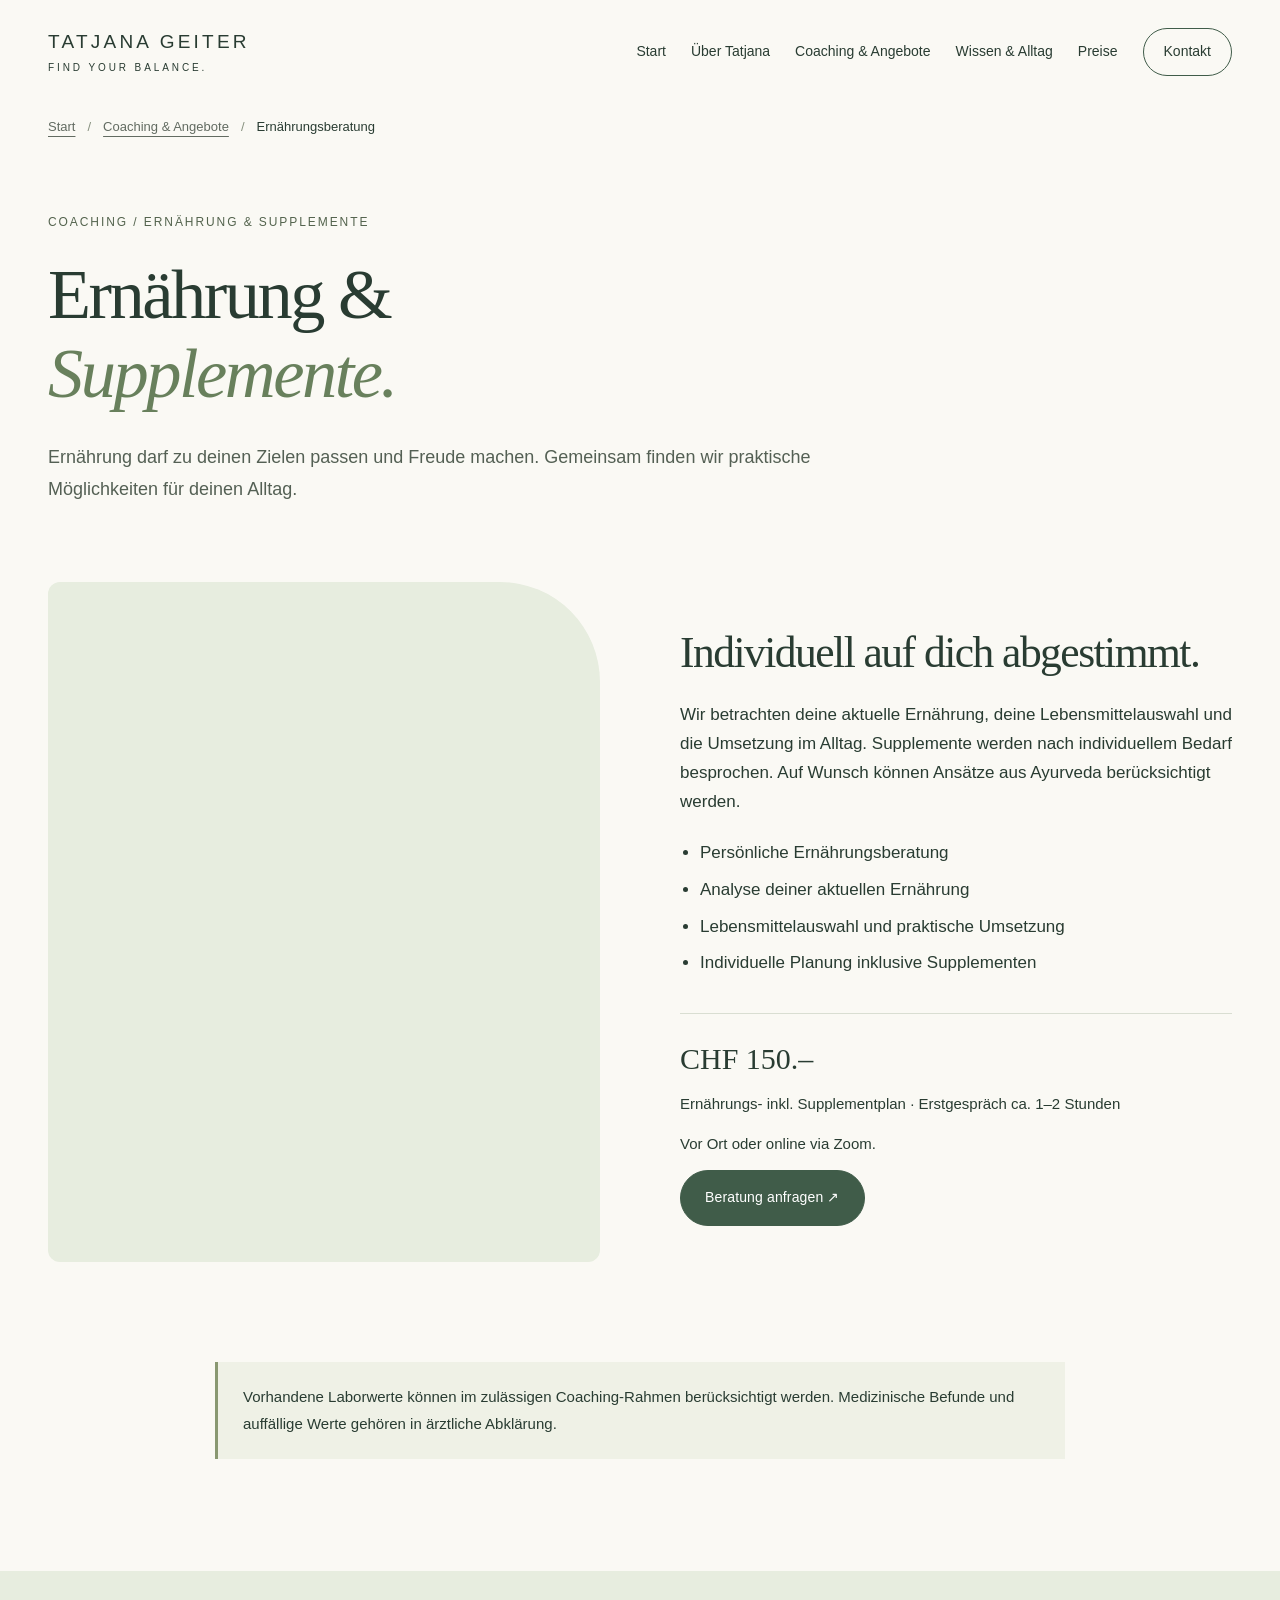
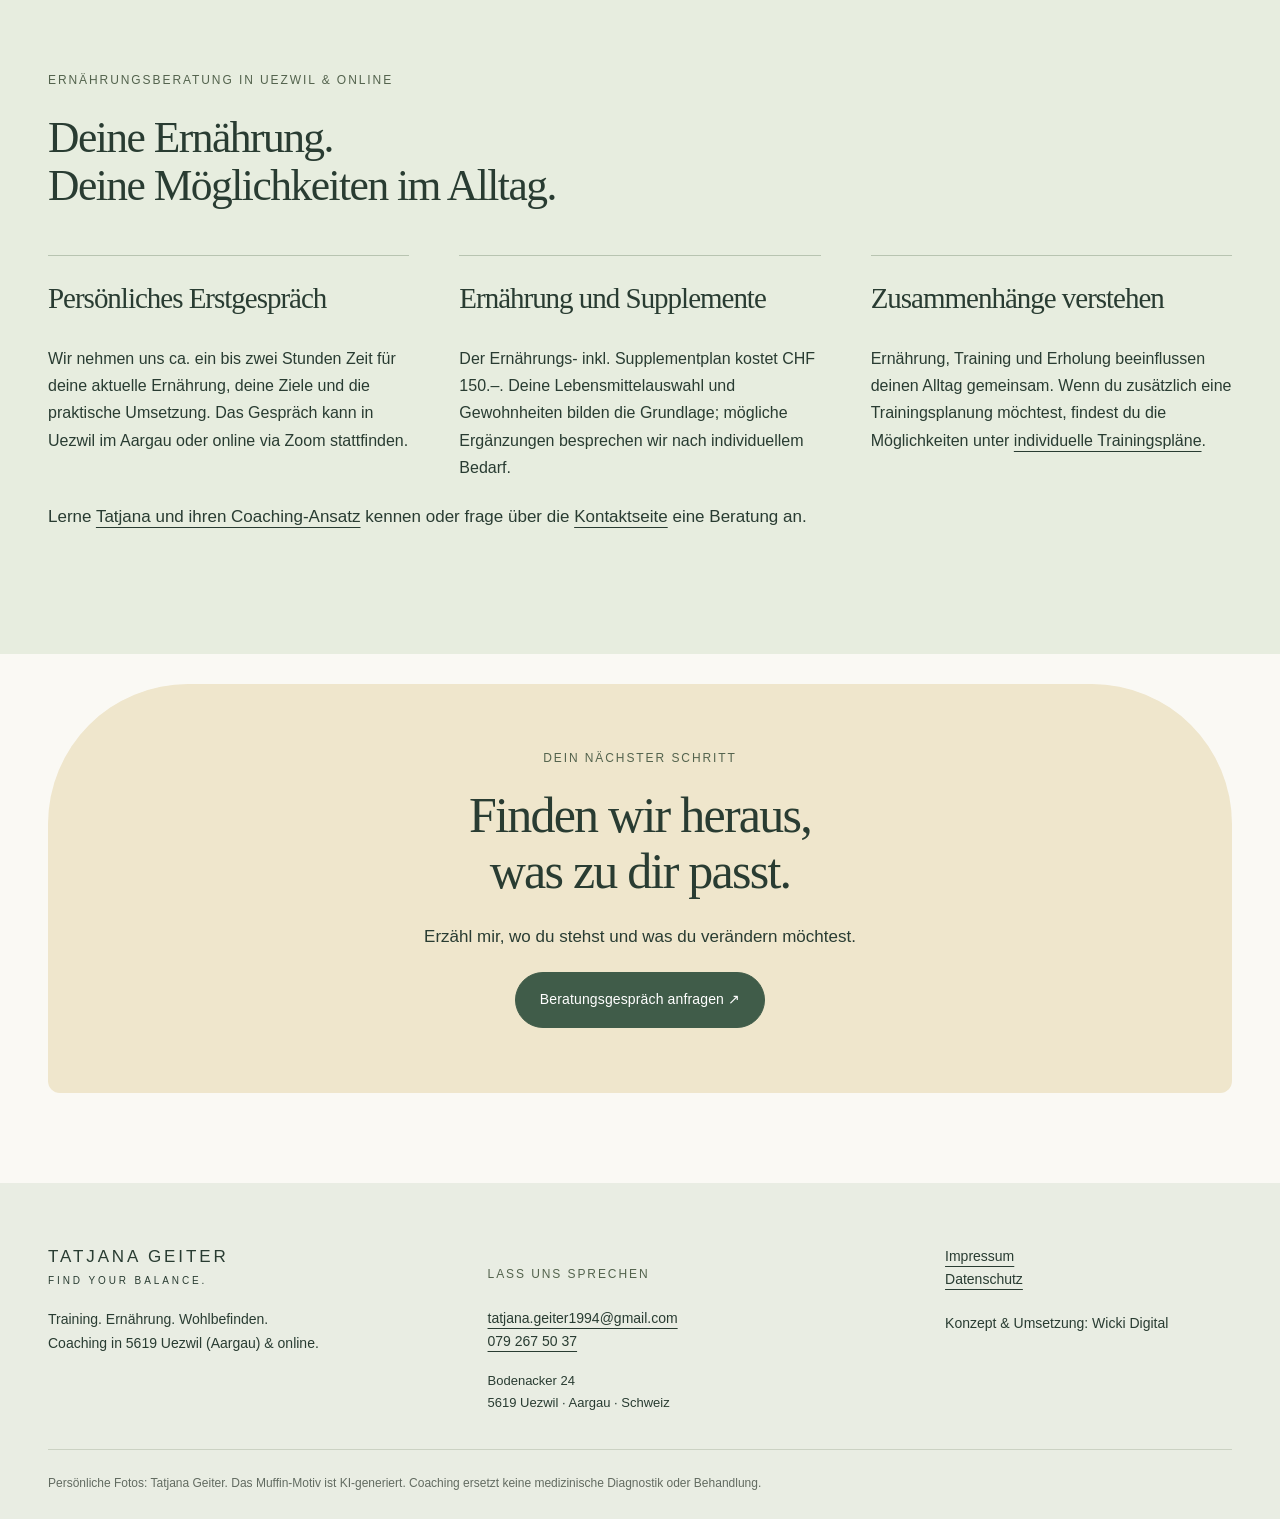
<file: ernaehrung.html>
<!doctype html><html lang="de-CH"><head><meta charset="utf-8"><meta name="viewport" content="width=device-width,initial-scale=1"><meta name="robots" content="index,follow,max-image-preview:large"><title>Ernährungsberatung in Uezwil &amp; online | Tatjana Geiter</title><meta name="description" content="Persönliche Ernährungsberatung in Uezwil und online: Ernährungs- inkl. Supplementplan mit Tatjana Geiter für CHF 150. Erstgespräch ca. 1-2 Stunden."><link rel="canonical" href="https://youinbalance.ch/ernaehrung.html"><link rel="icon" type="image/png" sizes="96x96" href="/assets/favicon.png"><link rel="apple-touch-icon" sizes="180x180" href="/assets/apple-touch-icon.png"><meta name="author" content="Tatjana Geiter"><meta property="og:site_name" content="Tatjana Geiter - FIND YOUR BALANCE."><meta property="og:type" content="website"><meta property="og:locale" content="de_CH"><meta property="og:title" content="Ernährungsberatung in Uezwil &amp; online | Tatjana Geiter"><meta property="og:description" content="Persönliche Ernährungsberatung in Uezwil und online: Ernährungs- inkl. Supplementplan mit Tatjana Geiter für CHF 150. Erstgespräch ca. 1-2 Stunden."><meta property="og:url" content="https://youinbalance.ch/ernaehrung.html"><meta property="og:image" content="https://youinbalance.ch/assets/tatjana-portrait.webp"><meta property="og:image:alt" content="Tatjana Geiter - FIND YOUR BALANCE."><meta name="twitter:card" content="summary_large_image"><meta name="twitter:title" content="Ernährungsberatung in Uezwil &amp; online | Tatjana Geiter"><meta name="twitter:description" content="Persönliche Ernährungsberatung in Uezwil und online: Ernährungs- inkl. Supplementplan mit Tatjana Geiter für CHF 150. Erstgespräch ca. 1-2 Stunden."><meta name="twitter:image" content="https://youinbalance.ch/assets/tatjana-portrait.webp"><meta name="twitter:image:alt" content="Tatjana Geiter - FIND YOUR BALANCE."><link rel="stylesheet" href="assets/style.css"><script src="assets/app.js" defer></script><script type="application/ld+json">{"@context":"https://schema.org","@graph":[{"@type":"WebPage","@id":"https://youinbalance.ch/ernaehrung.html#webpage","url":"https://youinbalance.ch/ernaehrung.html","name":"Ernährungsberatung in Uezwil & online | Tatjana Geiter","description":"Persönliche Ernährungsberatung in Uezwil und online: Ernährungs- inkl. Supplementplan mit Tatjana Geiter für CHF 150. Erstgespräch ca. 1-2 Stunden.","inLanguage":"de-CH","isPartOf":{"@id":"https://youinbalance.ch/#website"},"publisher":{"@id":"https://youinbalance.ch/#business"},"mainEntity":{"@id":"https://youinbalance.ch/ernaehrung.html#service"},"breadcrumb":{"@id":"https://youinbalance.ch/ernaehrung.html#breadcrumb"}},{"@type":"Service","@id":"https://youinbalance.ch/ernaehrung.html#service","name":"Ernährungsberatung inklusive Supplementplan","description":"Persönliche Ernährungsberatung und individuelle Planung für eine alltagstaugliche Ernährung.","url":"https://youinbalance.ch/ernaehrung.html","provider":{"@id":"https://youinbalance.ch/#business"}},{"@type":"BreadcrumbList","@id":"https://youinbalance.ch/ernaehrung.html#breadcrumb","itemListElement":[{"@type":"ListItem","position":1,"name":"Start","item":"https://youinbalance.ch/"},{"@type":"ListItem","position":2,"name":"Coaching & Angebote","item":"https://youinbalance.ch/coaching.html"},{"@type":"ListItem","position":3,"name":"Ernährungsberatung","item":"https://youinbalance.ch/ernaehrung.html"}]}]}</script></head><body><a class="skip" href="#main">Zum Inhalt</a><header class="wrap header"><a class="brand" href="/">TATJANA GEITER<span>FIND YOUR BALANCE.</span></a><button class="menu" aria-expanded="false" aria-controls="navigation">Menü <span aria-hidden="true">☰</span></button><nav id="navigation" aria-label="Hauptnavigation"><a href="/">Start</a><a href="ueber-tatjana.html">Über Tatjana</a><a href="coaching.html">Coaching & Angebote</a><a href="wissen.html">Wissen & Alltag</a><a href="preise.html">Preise</a><a href="kontakt.html">Kontakt</a></nav></header><main id="main"><nav class="breadcrumb wrap" aria-label="Brotkrumennavigation"><ol><li><a href="/">Start</a></li><li><a href="coaching.html">Coaching &amp; Angebote</a></li><li><span aria-current="page">Ernährungsberatung</span></li></ol></nav><section class="intro wrap"><p class="eyebrow">Coaching / Ernährung & Supplemente</p><h1>Ernährung &amp;<br><em>Supplemente.</em></h1><p class="lead">Ernährung darf zu deinen Zielen passen und Freude machen. Gemeinsam finden wir praktische Möglichkeiten für deinen Alltag.</p></section><section class="wrap split bottom"><div><img class="rounded service-personal" src="assets/responsive/tatjana-dining-1152.webp" srcset="assets/responsive/tatjana-dining-480.webp 480w, assets/responsive/tatjana-dining-800.webp 800w, assets/responsive/tatjana-dining-1152.webp 1152w" sizes="(max-width: 800px) calc(100vw - 40px), (max-width: 1336px) 44vw, 580px" alt="Tatjana bei einem Genussmoment im Restaurant" width="1152" height="1536" loading="eager" fetchpriority="high" decoding="async"></div><div><h2>Individuell auf dich abgestimmt.</h2><p>Wir betrachten deine aktuelle Ernährung, deine Lebensmittelauswahl und die Umsetzung im Alltag. Supplemente werden nach individuellem Bedarf besprochen. Auf Wunsch können Ansätze aus Ayurveda berücksichtigt werden.</p><ul class="checks"><li>Persönliche Ernährungsberatung</li><li>Analyse deiner aktuellen Ernährung</li><li>Lebensmittelauswahl und praktische Umsetzung</li><li>Individuelle Planung inklusive Supplementen</li></ul><div class="price-box"><strong>CHF 150.–</strong><p>Ernährungs- inkl. Supplementplan · Erstgespräch ca. 1–2 Stunden</p><p>Vor Ort oder online via Zoom.</p><a class="button" href="kontakt.html">Beratung anfragen ↗</a></div></div></section><section class="wrap narrow bottom"><p class="notice">Vorhandene Laborwerte können im zulässigen Coaching-Rahmen berücksichtigt werden. Medizinische Befunde und auffällige Werte gehören in ärztliche Abklärung.</p></section><section class="soft"><div class="wrap section"><p class="eyebrow">Ernährungsberatung in Uezwil &amp; online</p><h2>Deine Ernährung.<br>Deine Möglichkeiten im Alltag.</h2><div class="steps"><article><h3>Persönliches Erstgespräch</h3><p>Wir nehmen uns ca. ein bis zwei Stunden Zeit für deine aktuelle Ernährung, deine Ziele und die praktische Umsetzung. Das Gespräch kann in Uezwil im Aargau oder online via Zoom stattfinden.</p></article><article><h3>Ernährung und Supplemente</h3><p>Der Ernährungs- inkl. Supplementplan kostet CHF 150.–. Deine Lebensmittelauswahl und Gewohnheiten bilden die Grundlage; mögliche Ergänzungen besprechen wir nach individuellem Bedarf.</p></article><article><h3>Zusammenhänge verstehen</h3><p>Ernährung, Training und Erholung beeinflussen deinen Alltag gemeinsam. Wenn du zusätzlich eine Trainingsplanung möchtest, findest du die Möglichkeiten unter <a href="training.html">individuelle Trainingspläne</a>.</p></article></div><p>Lerne <a href="ueber-tatjana.html">Tatjana und ihren Coaching-Ansatz</a> kennen oder frage über die <a href="kontakt.html">Kontaktseite</a> eine Beratung an.</p></div></section><section class="cta wrap"><p class="eyebrow">Dein nächster Schritt</p><h2>Finden wir heraus,<br>was zu dir passt.</h2><p>Erzähl mir, wo du stehst und was du verändern möchtest.</p><a class="button" href="kontakt.html">Beratungsgespräch anfragen ↗</a></section></main><footer><div class="wrap footer-grid"><div><a class="brand" href="/">TATJANA GEITER<span>FIND YOUR BALANCE.</span></a><p>Training. Ernährung. Wohlbefinden.<br>Coaching in 5619 Uezwil (Aargau) &amp; online.</p></div><div><p class="eyebrow">Lass uns sprechen</p><a href="mailto:tatjana.geiter1994@gmail.com">tatjana.geiter1994@gmail.com</a><br><a href="tel:+41792675037">079 267 50 37</a><address>Bodenacker 24<br>5619 Uezwil · Aargau · Schweiz</address></div><div><a href="impressum.html">Impressum</a><br><a href="datenschutz.html">Datenschutz</a><p>Konzept & Umsetzung: Wicki Digital</p></div></div><div class="wrap fine">Persönliche Fotos: Tatjana Geiter. Das Muffin-Motiv ist KI-generiert. Coaching ersetzt keine medizinische Diagnostik oder Behandlung.</div></footer></body></html>
</file>
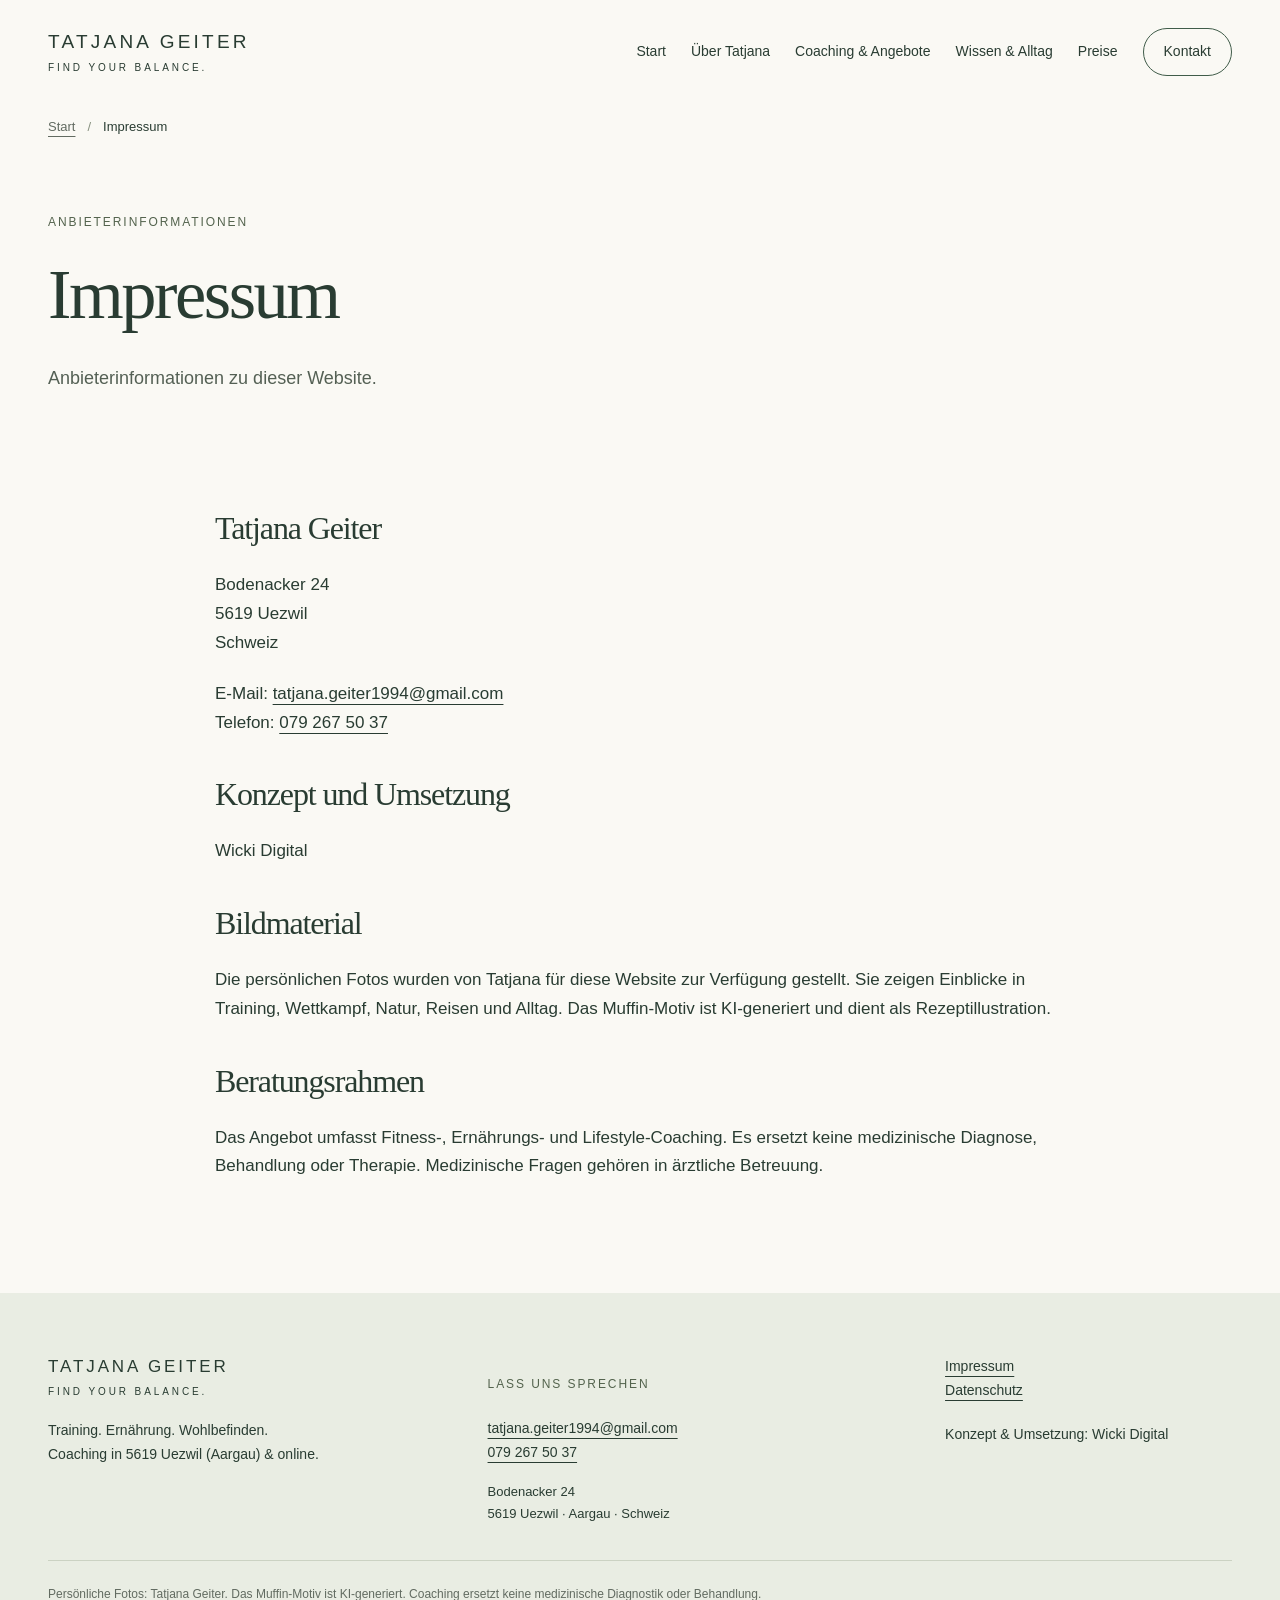
<file: impressum.html>
<!doctype html><html lang="de-CH"><head><meta charset="utf-8"><meta name="viewport" content="width=device-width,initial-scale=1"><meta name="robots" content="index,follow,max-image-preview:large"><title>Impressum | Tatjana Geiter - FIND YOUR BALANCE.</title><meta name="description" content="Anbieterinformationen, Anschrift und Kontakt von Tatjana Geiter - FIND YOUR BALANCE., Bodenacker 24, 5619 Uezwil, Schweiz."><link rel="canonical" href="https://youinbalance.ch/impressum.html"><link rel="icon" type="image/png" sizes="96x96" href="/assets/favicon.png"><link rel="apple-touch-icon" sizes="180x180" href="/assets/apple-touch-icon.png"><meta name="author" content="Tatjana Geiter"><meta property="og:site_name" content="Tatjana Geiter - FIND YOUR BALANCE."><meta property="og:type" content="website"><meta property="og:locale" content="de_CH"><meta property="og:title" content="Impressum | Tatjana Geiter - FIND YOUR BALANCE."><meta property="og:description" content="Anbieterinformationen, Anschrift und Kontakt von Tatjana Geiter - FIND YOUR BALANCE., Bodenacker 24, 5619 Uezwil, Schweiz."><meta property="og:url" content="https://youinbalance.ch/impressum.html"><meta property="og:image" content="https://youinbalance.ch/assets/tatjana-portrait.webp"><meta property="og:image:alt" content="Tatjana Geiter - FIND YOUR BALANCE."><meta name="twitter:card" content="summary_large_image"><meta name="twitter:title" content="Impressum | Tatjana Geiter - FIND YOUR BALANCE."><meta name="twitter:description" content="Anbieterinformationen, Anschrift und Kontakt von Tatjana Geiter - FIND YOUR BALANCE., Bodenacker 24, 5619 Uezwil, Schweiz."><meta name="twitter:image" content="https://youinbalance.ch/assets/tatjana-portrait.webp"><meta name="twitter:image:alt" content="Tatjana Geiter - FIND YOUR BALANCE."><link rel="stylesheet" href="assets/style.css"><script src="assets/app.js" defer></script><script type="application/ld+json">{"@context":"https://schema.org","@graph":[{"@type":"WebPage","@id":"https://youinbalance.ch/impressum.html#webpage","url":"https://youinbalance.ch/impressum.html","name":"Impressum | Tatjana Geiter - FIND YOUR BALANCE.","description":"Anbieterinformationen, Anschrift und Kontakt von Tatjana Geiter - FIND YOUR BALANCE., Bodenacker 24, 5619 Uezwil, Schweiz.","inLanguage":"de-CH","isPartOf":{"@id":"https://youinbalance.ch/#website"},"publisher":{"@id":"https://youinbalance.ch/#business"},"breadcrumb":{"@id":"https://youinbalance.ch/impressum.html#breadcrumb"}},{"@type":"BreadcrumbList","@id":"https://youinbalance.ch/impressum.html#breadcrumb","itemListElement":[{"@type":"ListItem","position":1,"name":"Start","item":"https://youinbalance.ch/"},{"@type":"ListItem","position":2,"name":"Impressum","item":"https://youinbalance.ch/impressum.html"}]}]}</script></head><body><a class="skip" href="#main">Zum Inhalt</a><header class="wrap header"><a class="brand" href="/">TATJANA GEITER<span>FIND YOUR BALANCE.</span></a><button class="menu" aria-expanded="false" aria-controls="navigation">Menü <span aria-hidden="true">☰</span></button><nav id="navigation" aria-label="Hauptnavigation"><a href="/">Start</a><a href="ueber-tatjana.html">Über Tatjana</a><a href="coaching.html">Coaching & Angebote</a><a href="wissen.html">Wissen & Alltag</a><a href="preise.html">Preise</a><a href="kontakt.html">Kontakt</a></nav></header><main id="main"><nav class="breadcrumb wrap" aria-label="Brotkrumennavigation"><ol><li><a href="/">Start</a></li><li><span aria-current="page">Impressum</span></li></ol></nav><section class="intro wrap"><p class="eyebrow">Anbieterinformationen</p><h1>Impressum</h1><p class="lead">Anbieterinformationen zu dieser Website.</p></section><section class="wrap narrow bottom"><h2>Tatjana Geiter</h2><p>Bodenacker 24<br>5619 Uezwil<br>Schweiz</p><p>E-Mail: <a href="mailto:tatjana.geiter1994@gmail.com">tatjana.geiter1994@gmail.com</a><br>Telefon: <a href="tel:+41792675037">079 267 50 37</a></p><h2>Konzept und Umsetzung</h2><p>Wicki Digital</p><h2>Bildmaterial</h2><p>Die persönlichen Fotos wurden von Tatjana für diese Website zur Verfügung gestellt. Sie zeigen Einblicke in Training, Wettkampf, Natur, Reisen und Alltag. Das Muffin-Motiv ist KI-generiert und dient als Rezeptillustration.</p><h2>Beratungsrahmen</h2><p>Das Angebot umfasst Fitness-, Ernährungs- und Lifestyle-Coaching. Es ersetzt keine medizinische Diagnose, Behandlung oder Therapie. Medizinische Fragen gehören in ärztliche Betreuung.</p></section></main><footer><div class="wrap footer-grid"><div><a class="brand" href="/">TATJANA GEITER<span>FIND YOUR BALANCE.</span></a><p>Training. Ernährung. Wohlbefinden.<br>Coaching in 5619 Uezwil (Aargau) &amp; online.</p></div><div><p class="eyebrow">Lass uns sprechen</p><a href="mailto:tatjana.geiter1994@gmail.com">tatjana.geiter1994@gmail.com</a><br><a href="tel:+41792675037">079 267 50 37</a><address>Bodenacker 24<br>5619 Uezwil · Aargau · Schweiz</address></div><div><a href="impressum.html">Impressum</a><br><a href="datenschutz.html">Datenschutz</a><p>Konzept & Umsetzung: Wicki Digital</p></div></div><div class="wrap fine">Persönliche Fotos: Tatjana Geiter. Das Muffin-Motiv ist KI-generiert. Coaching ersetzt keine medizinische Diagnostik oder Behandlung.</div></footer></body></html>
</file>
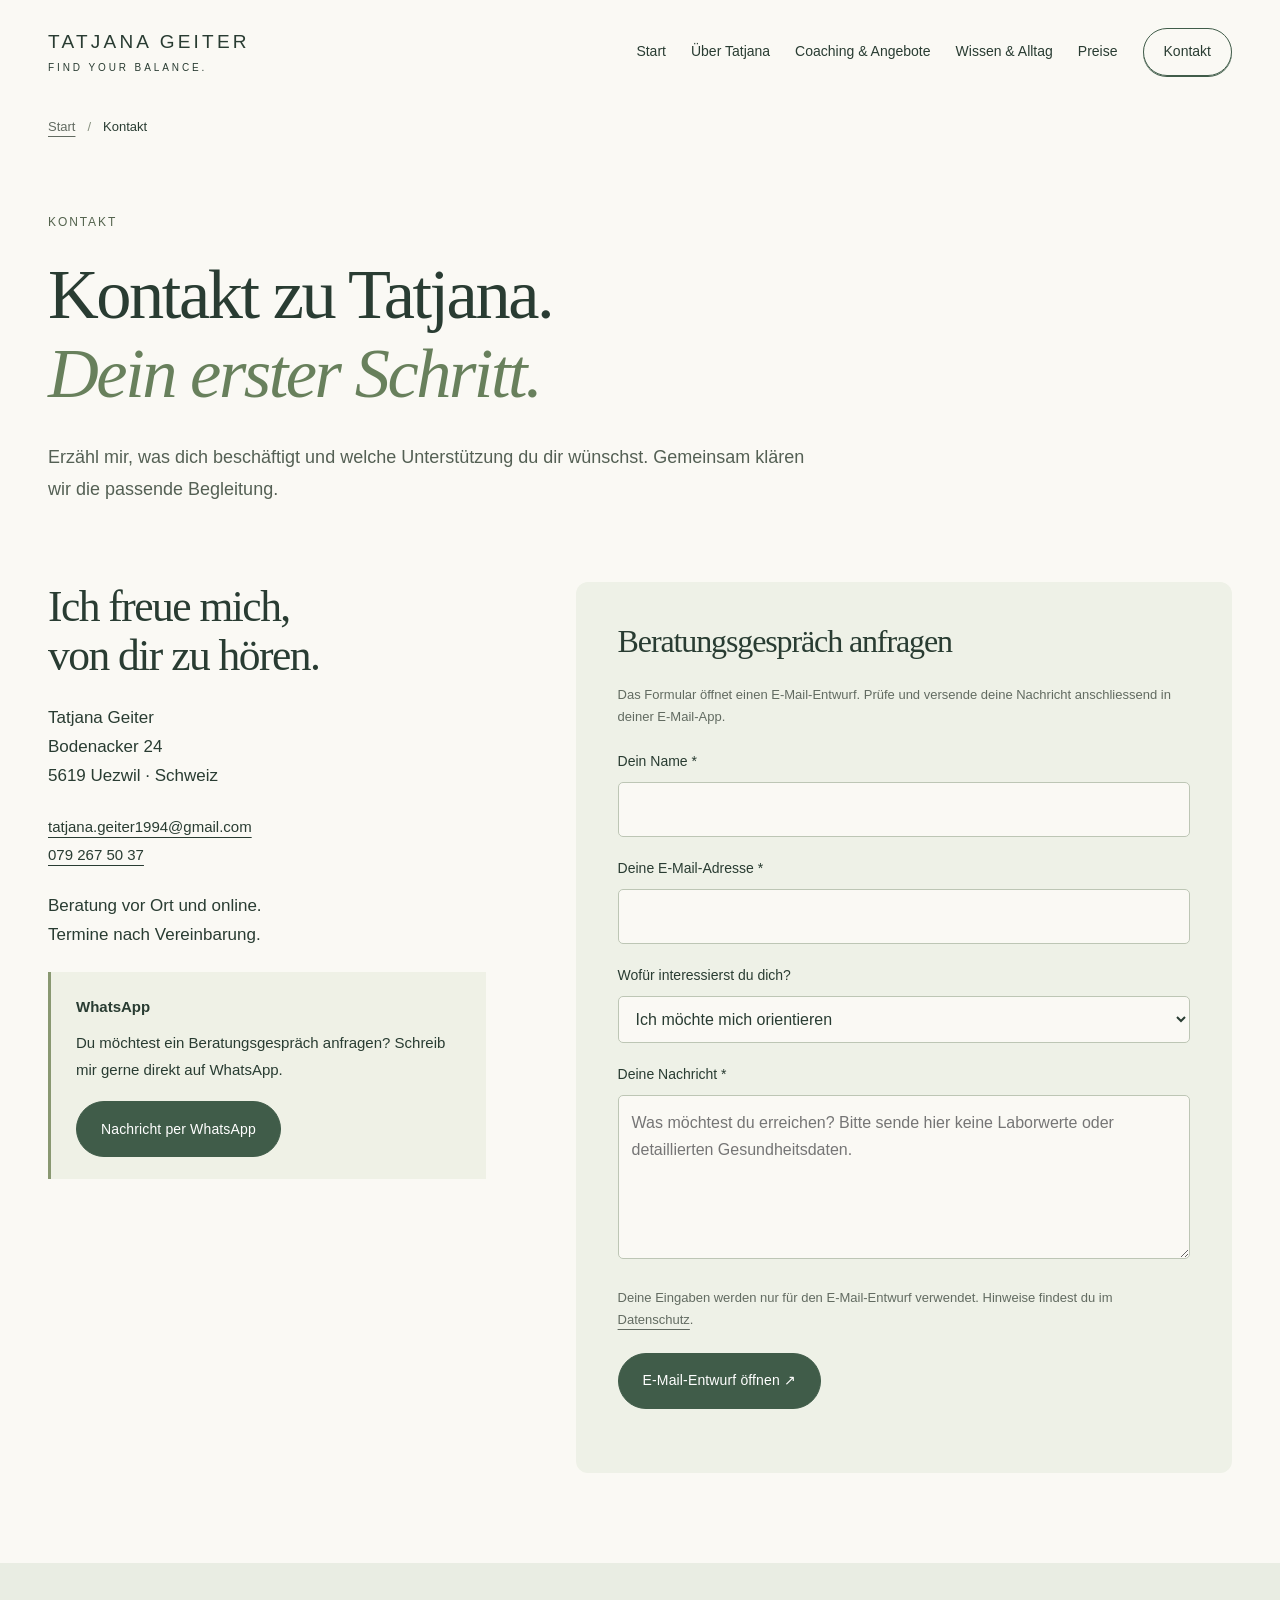
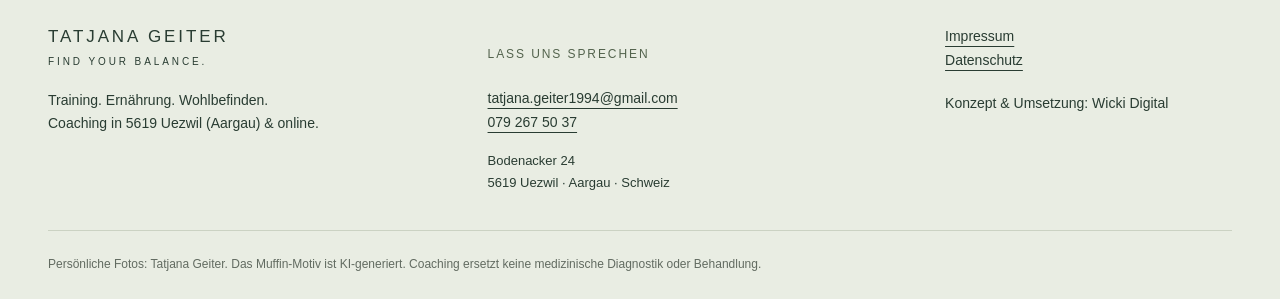
<file: kontakt.html>
<!doctype html><html lang="de-CH"><head><meta charset="utf-8"><meta name="viewport" content="width=device-width,initial-scale=1"><meta name="robots" content="index,follow,max-image-preview:large"><title>Kontakt &amp; Beratung in Uezwil | Tatjana Geiter</title><meta name="description" content="Beratung bei Tatjana Geiter anfragen: persönlich in 5619 Uezwil (Aargau) oder online. Kontakt per WhatsApp, Telefon oder E-Mail. Termine nach Vereinbarung."><link rel="canonical" href="https://youinbalance.ch/kontakt.html"><link rel="icon" type="image/png" sizes="96x96" href="/assets/favicon.png"><link rel="apple-touch-icon" sizes="180x180" href="/assets/apple-touch-icon.png"><meta name="author" content="Tatjana Geiter"><meta property="og:site_name" content="Tatjana Geiter - FIND YOUR BALANCE."><meta property="og:type" content="website"><meta property="og:locale" content="de_CH"><meta property="og:title" content="Kontakt &amp; Beratung in Uezwil | Tatjana Geiter"><meta property="og:description" content="Beratung bei Tatjana Geiter anfragen: persönlich in 5619 Uezwil (Aargau) oder online. Kontakt per WhatsApp, Telefon oder E-Mail. Termine nach Vereinbarung."><meta property="og:url" content="https://youinbalance.ch/kontakt.html"><meta property="og:image" content="https://youinbalance.ch/assets/tatjana-portrait.webp"><meta property="og:image:alt" content="Tatjana Geiter - FIND YOUR BALANCE."><meta name="twitter:card" content="summary_large_image"><meta name="twitter:title" content="Kontakt &amp; Beratung in Uezwil | Tatjana Geiter"><meta name="twitter:description" content="Beratung bei Tatjana Geiter anfragen: persönlich in 5619 Uezwil (Aargau) oder online. Kontakt per WhatsApp, Telefon oder E-Mail. Termine nach Vereinbarung."><meta name="twitter:image" content="https://youinbalance.ch/assets/tatjana-portrait.webp"><meta name="twitter:image:alt" content="Tatjana Geiter - FIND YOUR BALANCE."><link rel="stylesheet" href="assets/style.css"><script src="assets/app.js" defer></script><script type="application/ld+json">{"@context":"https://schema.org","@graph":[{"@type":"ContactPage","@id":"https://youinbalance.ch/kontakt.html#webpage","url":"https://youinbalance.ch/kontakt.html","name":"Kontakt & Beratung in Uezwil | Tatjana Geiter","description":"Beratung bei Tatjana Geiter anfragen: persönlich in 5619 Uezwil (Aargau) oder online. Kontakt per WhatsApp, Telefon oder E-Mail. Termine nach Vereinbarung.","inLanguage":"de-CH","isPartOf":{"@id":"https://youinbalance.ch/#website"},"publisher":{"@id":"https://youinbalance.ch/#business"},"mainEntity":{"@id":"https://youinbalance.ch/#business"},"breadcrumb":{"@id":"https://youinbalance.ch/kontakt.html#breadcrumb"}},{"@type":"Person","@id":"https://youinbalance.ch/#tatjana","name":"Tatjana Geiter","url":"https://youinbalance.ch/ueber-tatjana.html","image":"https://youinbalance.ch/assets/tatjana-portrait.webp","worksFor":{"@id":"https://youinbalance.ch/#business"}},{"@type":"LocalBusiness","@id":"https://youinbalance.ch/#business","name":"Tatjana Geiter - FIND YOUR BALANCE.","url":"https://youinbalance.ch/","image":"https://youinbalance.ch/assets/tatjana-portrait.webp","logo":"https://youinbalance.ch/assets/logo.png","telephone":"+41792675037","email":"tatjana.geiter1994@gmail.com","address":{"@type":"PostalAddress","streetAddress":"Bodenacker 24","postalCode":"5619","addressLocality":"Uezwil","addressRegion":"AG","addressCountry":"CH"},"founder":{"@id":"https://youinbalance.ch/#tatjana"},"description":"Persönliches Coaching für Training, Ernährung und Wohlbefinden in Uezwil und online."},{"@type":"BreadcrumbList","@id":"https://youinbalance.ch/kontakt.html#breadcrumb","itemListElement":[{"@type":"ListItem","position":1,"name":"Start","item":"https://youinbalance.ch/"},{"@type":"ListItem","position":2,"name":"Kontakt","item":"https://youinbalance.ch/kontakt.html"}]}]}</script></head><body><a class="skip" href="#main">Zum Inhalt</a><header class="wrap header"><a class="brand" href="/">TATJANA GEITER<span>FIND YOUR BALANCE.</span></a><button class="menu" aria-expanded="false" aria-controls="navigation">Menü <span aria-hidden="true">☰</span></button><nav id="navigation" aria-label="Hauptnavigation"><a href="/">Start</a><a href="ueber-tatjana.html">Über Tatjana</a><a href="coaching.html">Coaching & Angebote</a><a href="wissen.html">Wissen & Alltag</a><a href="preise.html">Preise</a><a href="kontakt.html" aria-current="page">Kontakt</a></nav></header><main id="main"><nav class="breadcrumb wrap" aria-label="Brotkrumennavigation"><ol><li><a href="/">Start</a></li><li><span aria-current="page">Kontakt</span></li></ol></nav><section class="intro wrap"><p class="eyebrow">Kontakt</p><h1>Kontakt zu Tatjana.<br><em>Dein erster Schritt.</em></h1><p class="lead">Erzähl mir, was dich beschäftigt und welche Unterstützung du dir wünschst. Gemeinsam klären wir die passende Begleitung.</p></section><section class="wrap contact-grid bottom"><div><h2>Ich freue mich,<br>von dir zu hören.</h2><p>Tatjana Geiter<br>Bodenacker 24<br>5619 Uezwil · Schweiz</p><p><a class="text-link" href="mailto:tatjana.geiter1994@gmail.com">tatjana.geiter1994@gmail.com</a><br><a class="text-link" href="tel:+41792675037">079 267 50 37</a></p><p>Beratung vor Ort und online.<br>Termine nach Vereinbarung.</p><div class="notice whatsapp-contact"><strong>WhatsApp</strong><p>Du möchtest ein Beratungsgespräch anfragen? Schreib mir gerne direkt auf WhatsApp.</p><a class="button whatsapp-link" href="https://wa.me/41792675037" target="_blank" rel="noopener noreferrer">Nachricht per WhatsApp</a></div></div><form id="contact-form"><h2>Beratungsgespräch anfragen</h2><p class="small">Das Formular öffnet einen E-Mail-Entwurf. Prüfe und versende deine Nachricht anschliessend in deiner E-Mail-App.</p><label for="name">Dein Name *</label><input id="name" name="name" autocomplete="name" required maxlength="100"><label for="email">Deine E-Mail-Adresse *</label><input id="email" name="email" type="email" autocomplete="email" required maxlength="200"><label for="topic">Wofür interessierst du dich?</label><select id="topic" name="topic"><option>Ich möchte mich orientieren</option>Training</option><option>Ernährung & Supplemente</option><option>Wohlbefinden & Leistung – Frauen und Männer</option><option>Individuelles Anliegen</option></select><label for="message">Deine Nachricht *</label><textarea id="message" name="message" rows="5" required maxlength="2500" placeholder="Was möchtest du erreichen? Bitte sende hier keine Laborwerte oder detaillierten Gesundheitsdaten."></textarea><p class="small">Deine Eingaben werden nur für den E-Mail-Entwurf verwendet. Hinweise findest du im <a href="datenschutz.html">Datenschutz</a>.</p><button class="button" type="submit">E-Mail-Entwurf öffnen ↗</button><p id="form-status" role="status"></p><div id="fallback" hidden><label for="draft">Falls keine E-Mail-App geöffnet wurde, kopiere diesen Text und sende ihn an tatjana.geiter1994@gmail.com:</label><textarea id="draft" readonly rows="8"></textarea></div></form></section></main><footer><div class="wrap footer-grid"><div><a class="brand" href="/">TATJANA GEITER<span>FIND YOUR BALANCE.</span></a><p>Training. Ernährung. Wohlbefinden.<br>Coaching in 5619 Uezwil (Aargau) &amp; online.</p></div><div><p class="eyebrow">Lass uns sprechen</p><a href="mailto:tatjana.geiter1994@gmail.com">tatjana.geiter1994@gmail.com</a><br><a href="tel:+41792675037">079 267 50 37</a><address>Bodenacker 24<br>5619 Uezwil · Aargau · Schweiz</address></div><div><a href="impressum.html">Impressum</a><br><a href="datenschutz.html">Datenschutz</a><p>Konzept & Umsetzung: Wicki Digital</p></div></div><div class="wrap fine">Persönliche Fotos: Tatjana Geiter. Das Muffin-Motiv ist KI-generiert. Coaching ersetzt keine medizinische Diagnostik oder Behandlung.</div></footer></body></html>
</file>
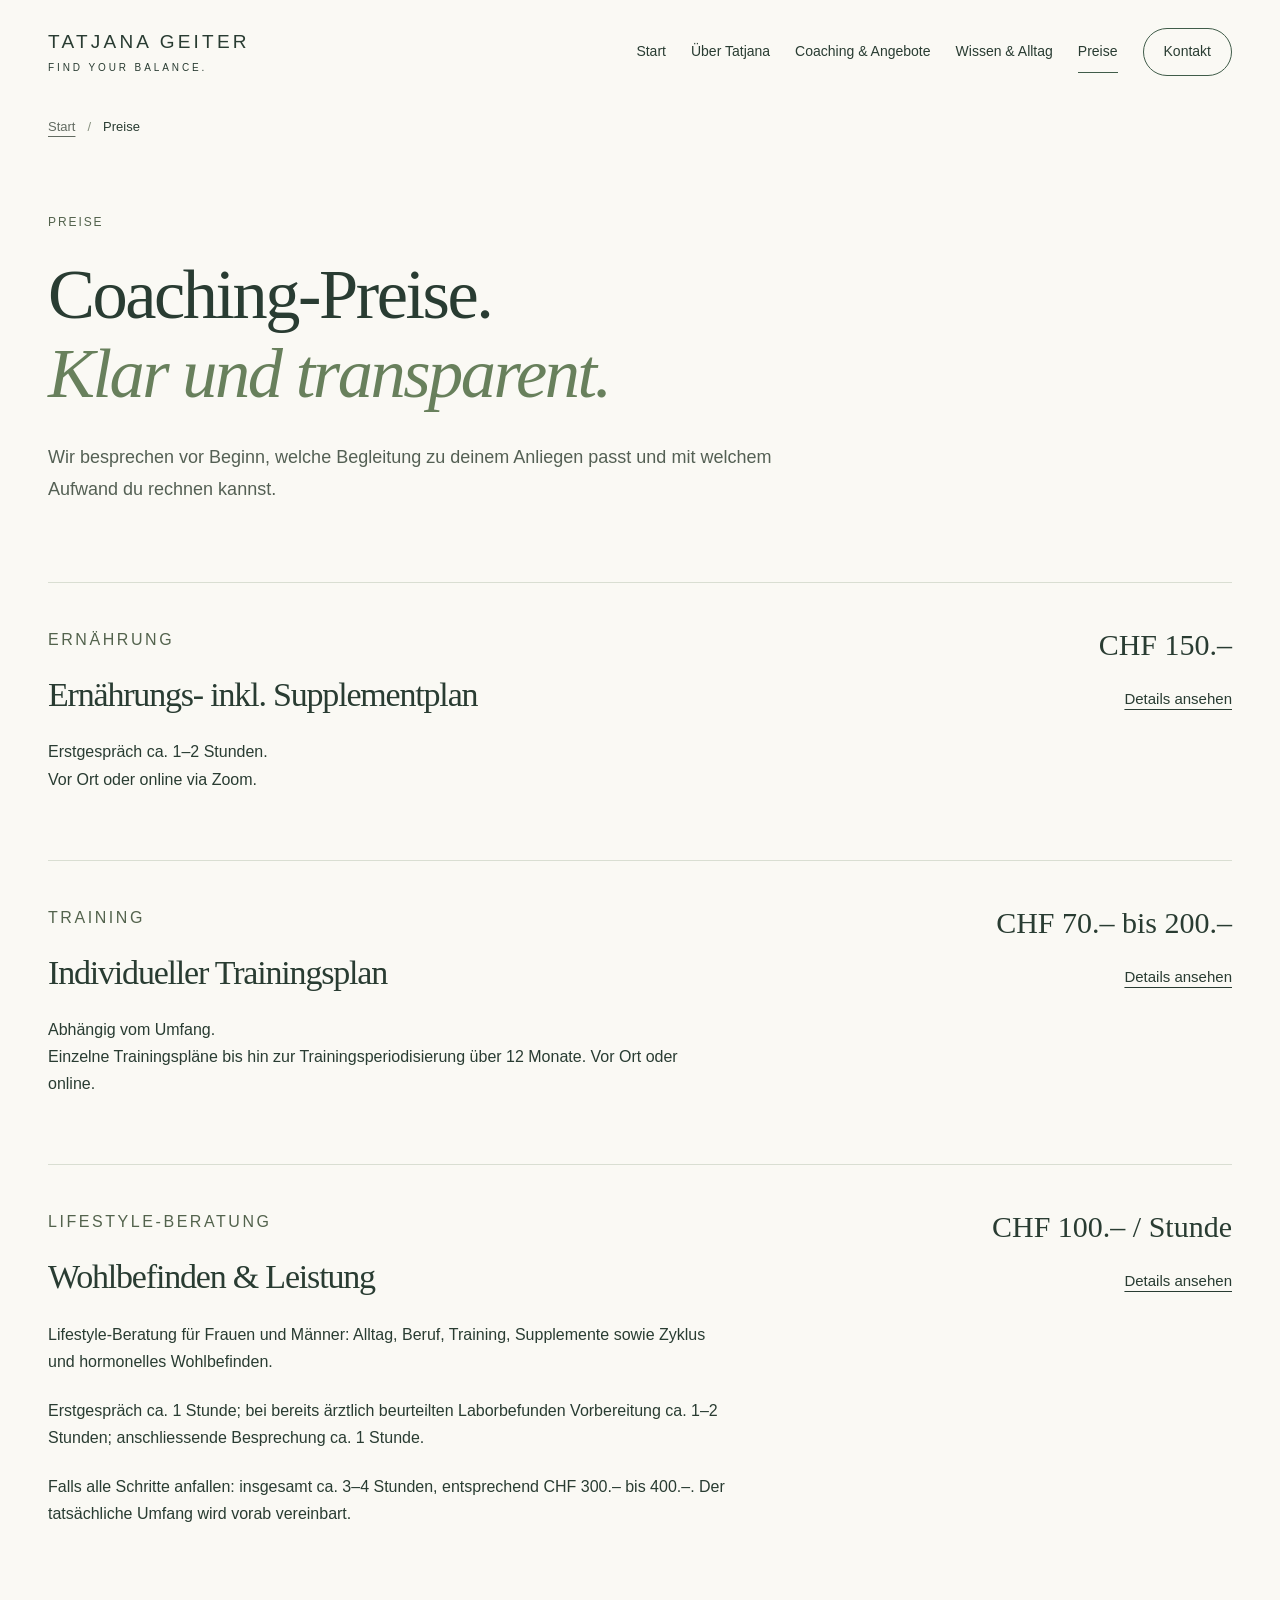
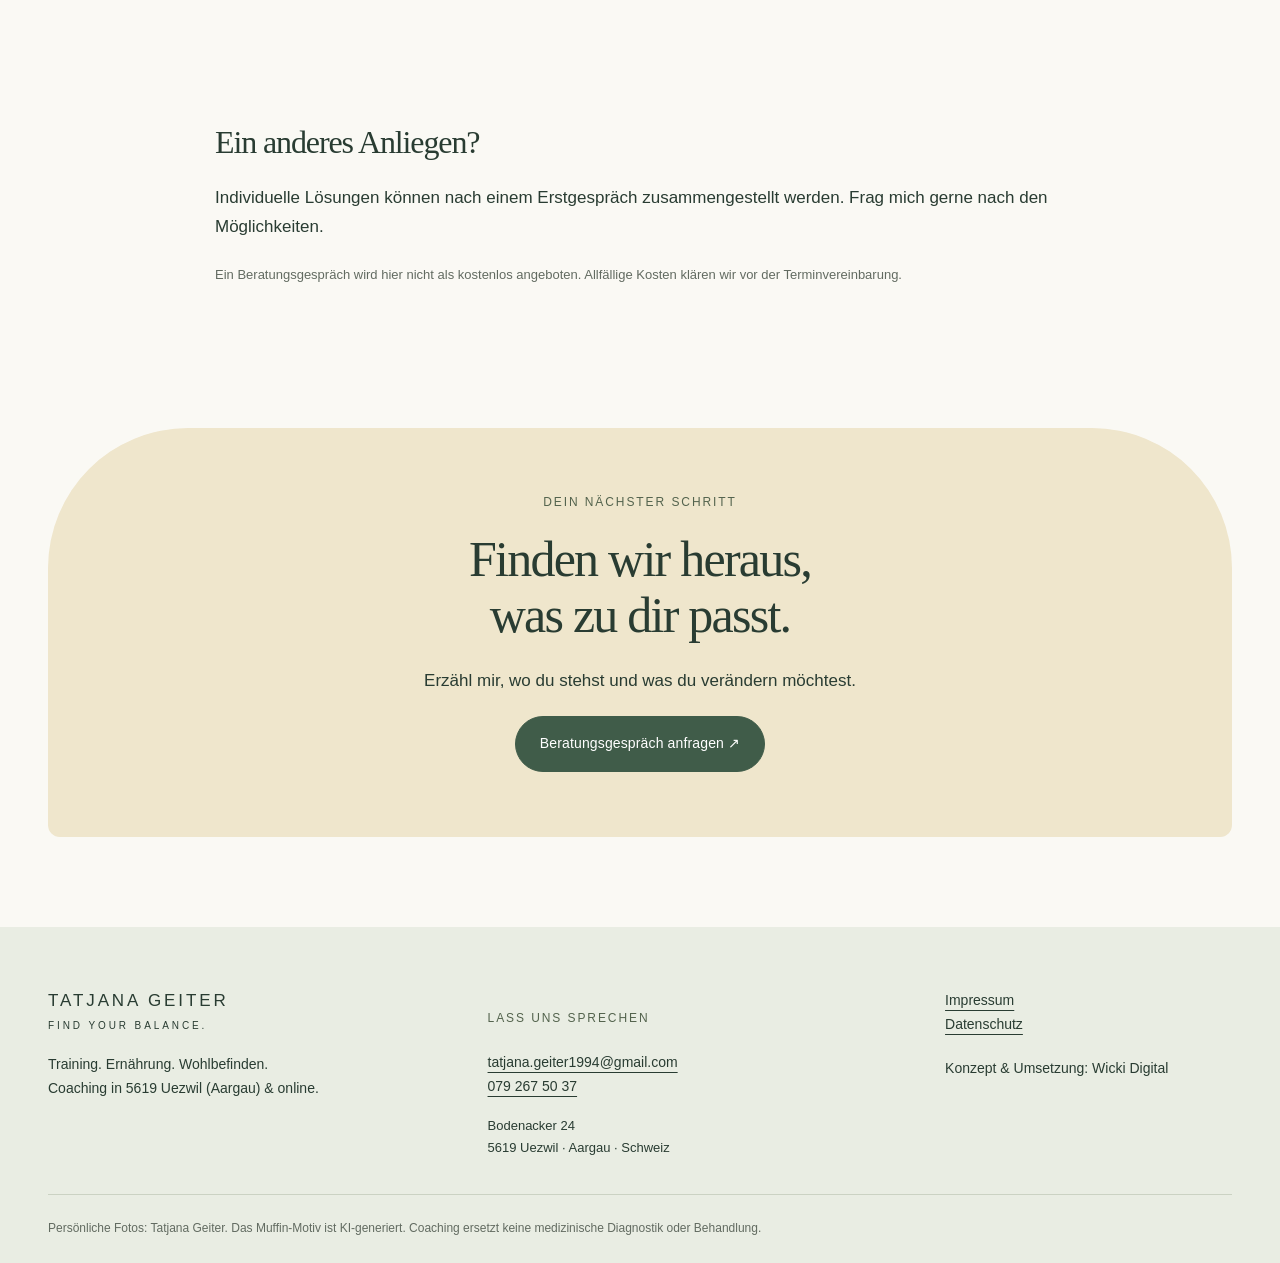
<file: preise.html>
<!doctype html><html lang="de-CH"><head><meta charset="utf-8"><meta name="viewport" content="width=device-width,initial-scale=1"><meta name="robots" content="index,follow,max-image-preview:large"><title>Coaching-Preise: Training &amp; Ernährungsberatung | Tatjana Geiter</title><meta name="description" content="Alle Coaching-Preise bei Tatjana Geiter: Trainingsplan CHF 70 bis 200, Ernährungs- inkl. Supplementplan CHF 150, Lifestyle-Beratung CHF 100 pro Stunde."><link rel="canonical" href="https://youinbalance.ch/preise.html"><link rel="icon" type="image/png" sizes="96x96" href="/assets/favicon.png"><link rel="apple-touch-icon" sizes="180x180" href="/assets/apple-touch-icon.png"><meta name="author" content="Tatjana Geiter"><meta property="og:site_name" content="Tatjana Geiter - FIND YOUR BALANCE."><meta property="og:type" content="website"><meta property="og:locale" content="de_CH"><meta property="og:title" content="Coaching-Preise: Training &amp; Ernährungsberatung | Tatjana Geiter"><meta property="og:description" content="Alle Coaching-Preise bei Tatjana Geiter: Trainingsplan CHF 70 bis 200, Ernährungs- inkl. Supplementplan CHF 150, Lifestyle-Beratung CHF 100 pro Stunde."><meta property="og:url" content="https://youinbalance.ch/preise.html"><meta property="og:image" content="https://youinbalance.ch/assets/tatjana-portrait.webp"><meta property="og:image:alt" content="Tatjana Geiter - FIND YOUR BALANCE."><meta name="twitter:card" content="summary_large_image"><meta name="twitter:title" content="Coaching-Preise: Training &amp; Ernährungsberatung | Tatjana Geiter"><meta name="twitter:description" content="Alle Coaching-Preise bei Tatjana Geiter: Trainingsplan CHF 70 bis 200, Ernährungs- inkl. Supplementplan CHF 150, Lifestyle-Beratung CHF 100 pro Stunde."><meta name="twitter:image" content="https://youinbalance.ch/assets/tatjana-portrait.webp"><meta name="twitter:image:alt" content="Tatjana Geiter - FIND YOUR BALANCE."><link rel="stylesheet" href="assets/style.css"><script src="assets/app.js" defer></script><script type="application/ld+json">{"@context":"https://schema.org","@graph":[{"@type":"WebPage","@id":"https://youinbalance.ch/preise.html#webpage","url":"https://youinbalance.ch/preise.html","name":"Coaching-Preise: Training & Ernährungsberatung | Tatjana Geiter","description":"Alle Coaching-Preise bei Tatjana Geiter: Trainingsplan CHF 70 bis 200, Ernährungs- inkl. Supplementplan CHF 150, Lifestyle-Beratung CHF 100 pro Stunde.","inLanguage":"de-CH","isPartOf":{"@id":"https://youinbalance.ch/#website"},"publisher":{"@id":"https://youinbalance.ch/#business"},"breadcrumb":{"@id":"https://youinbalance.ch/preise.html#breadcrumb"}},{"@type":"BreadcrumbList","@id":"https://youinbalance.ch/preise.html#breadcrumb","itemListElement":[{"@type":"ListItem","position":1,"name":"Start","item":"https://youinbalance.ch/"},{"@type":"ListItem","position":2,"name":"Preise","item":"https://youinbalance.ch/preise.html"}]}]}</script></head><body><a class="skip" href="#main">Zum Inhalt</a><header class="wrap header"><a class="brand" href="/">TATJANA GEITER<span>FIND YOUR BALANCE.</span></a><button class="menu" aria-expanded="false" aria-controls="navigation">Menü <span aria-hidden="true">☰</span></button><nav id="navigation" aria-label="Hauptnavigation"><a href="/">Start</a><a href="ueber-tatjana.html">Über Tatjana</a><a href="coaching.html">Coaching & Angebote</a><a href="wissen.html">Wissen & Alltag</a><a href="preise.html" aria-current="page">Preise</a><a href="kontakt.html">Kontakt</a></nav></header><main id="main"><nav class="breadcrumb wrap" aria-label="Brotkrumennavigation"><ol><li><a href="/">Start</a></li><li><span aria-current="page">Preise</span></li></ol></nav><section class="intro wrap"><p class="eyebrow">Preise</p><h1>Coaching-Preise.<br><em>Klar und transparent.</em></h1><p class="lead">Wir besprechen vor Beginn, welche Begleitung zu deinem Anliegen passt und mit welchem Aufwand du rechnen kannst.</p></section><section class="wrap bottom price-list"><article><div><p class="eyebrow">Ernährung</p><h2>Ernährungs- inkl. Supplementplan</h2><p>Erstgespräch ca. 1–2 Stunden.<br>Vor Ort oder online via Zoom.</p></div><div><strong>CHF 150.–</strong><a class="text-link" href="ernaehrung.html">Details ansehen</a></div></article><article><div><p class="eyebrow">Training</p><h2>Individueller Trainingsplan</h2><p>Abhängig vom Umfang.<br>Einzelne Trainingspläne bis hin zur Trainingsperiodisierung über 12 Monate. Vor Ort oder online.</p></div><div><strong>CHF 70.– bis 200.–</strong><a class="text-link" href="training.html">Details ansehen</a></div></article><article><div><p class="eyebrow">Lifestyle-Beratung</p><h2>Wohlbefinden & Leistung</h2><p>Lifestyle-Beratung für Frauen und Männer: Alltag, Beruf, Training, Supplemente sowie Zyklus und hormonelles Wohlbefinden.</p><p>Erstgespräch ca. 1 Stunde; bei bereits ärztlich beurteilten Laborbefunden Vorbereitung ca. 1–2 Stunden; anschliessende Besprechung ca. 1 Stunde.</p><p>Falls alle Schritte anfallen: insgesamt ca. 3–4 Stunden, entsprechend CHF 300.– bis 400.–. Der tatsächliche Umfang wird vorab vereinbart.</p></div><div><strong>CHF 100.– / Stunde</strong><a class="text-link" href="zyklus.html">Details ansehen</a></div></article></section><section class="wrap narrow bottom"><h2>Ein anderes Anliegen?</h2><p>Individuelle Lösungen können nach einem Erstgespräch zusammengestellt werden. Frag mich gerne nach den Möglichkeiten.</p><p class="small">Ein Beratungsgespräch wird hier nicht als kostenlos angeboten. Allfällige Kosten klären wir vor der Terminvereinbarung.</p></section><section class="cta wrap"><p class="eyebrow">Dein nächster Schritt</p><h2>Finden wir heraus,<br>was zu dir passt.</h2><p>Erzähl mir, wo du stehst und was du verändern möchtest.</p><a class="button" href="kontakt.html">Beratungsgespräch anfragen ↗</a></section></main><footer><div class="wrap footer-grid"><div><a class="brand" href="/">TATJANA GEITER<span>FIND YOUR BALANCE.</span></a><p>Training. Ernährung. Wohlbefinden.<br>Coaching in 5619 Uezwil (Aargau) &amp; online.</p></div><div><p class="eyebrow">Lass uns sprechen</p><a href="mailto:tatjana.geiter1994@gmail.com">tatjana.geiter1994@gmail.com</a><br><a href="tel:+41792675037">079 267 50 37</a><address>Bodenacker 24<br>5619 Uezwil · Aargau · Schweiz</address></div><div><a href="impressum.html">Impressum</a><br><a href="datenschutz.html">Datenschutz</a><p>Konzept & Umsetzung: Wicki Digital</p></div></div><div class="wrap fine">Persönliche Fotos: Tatjana Geiter. Das Muffin-Motiv ist KI-generiert. Coaching ersetzt keine medizinische Diagnostik oder Behandlung.</div></footer></body></html>
</file>
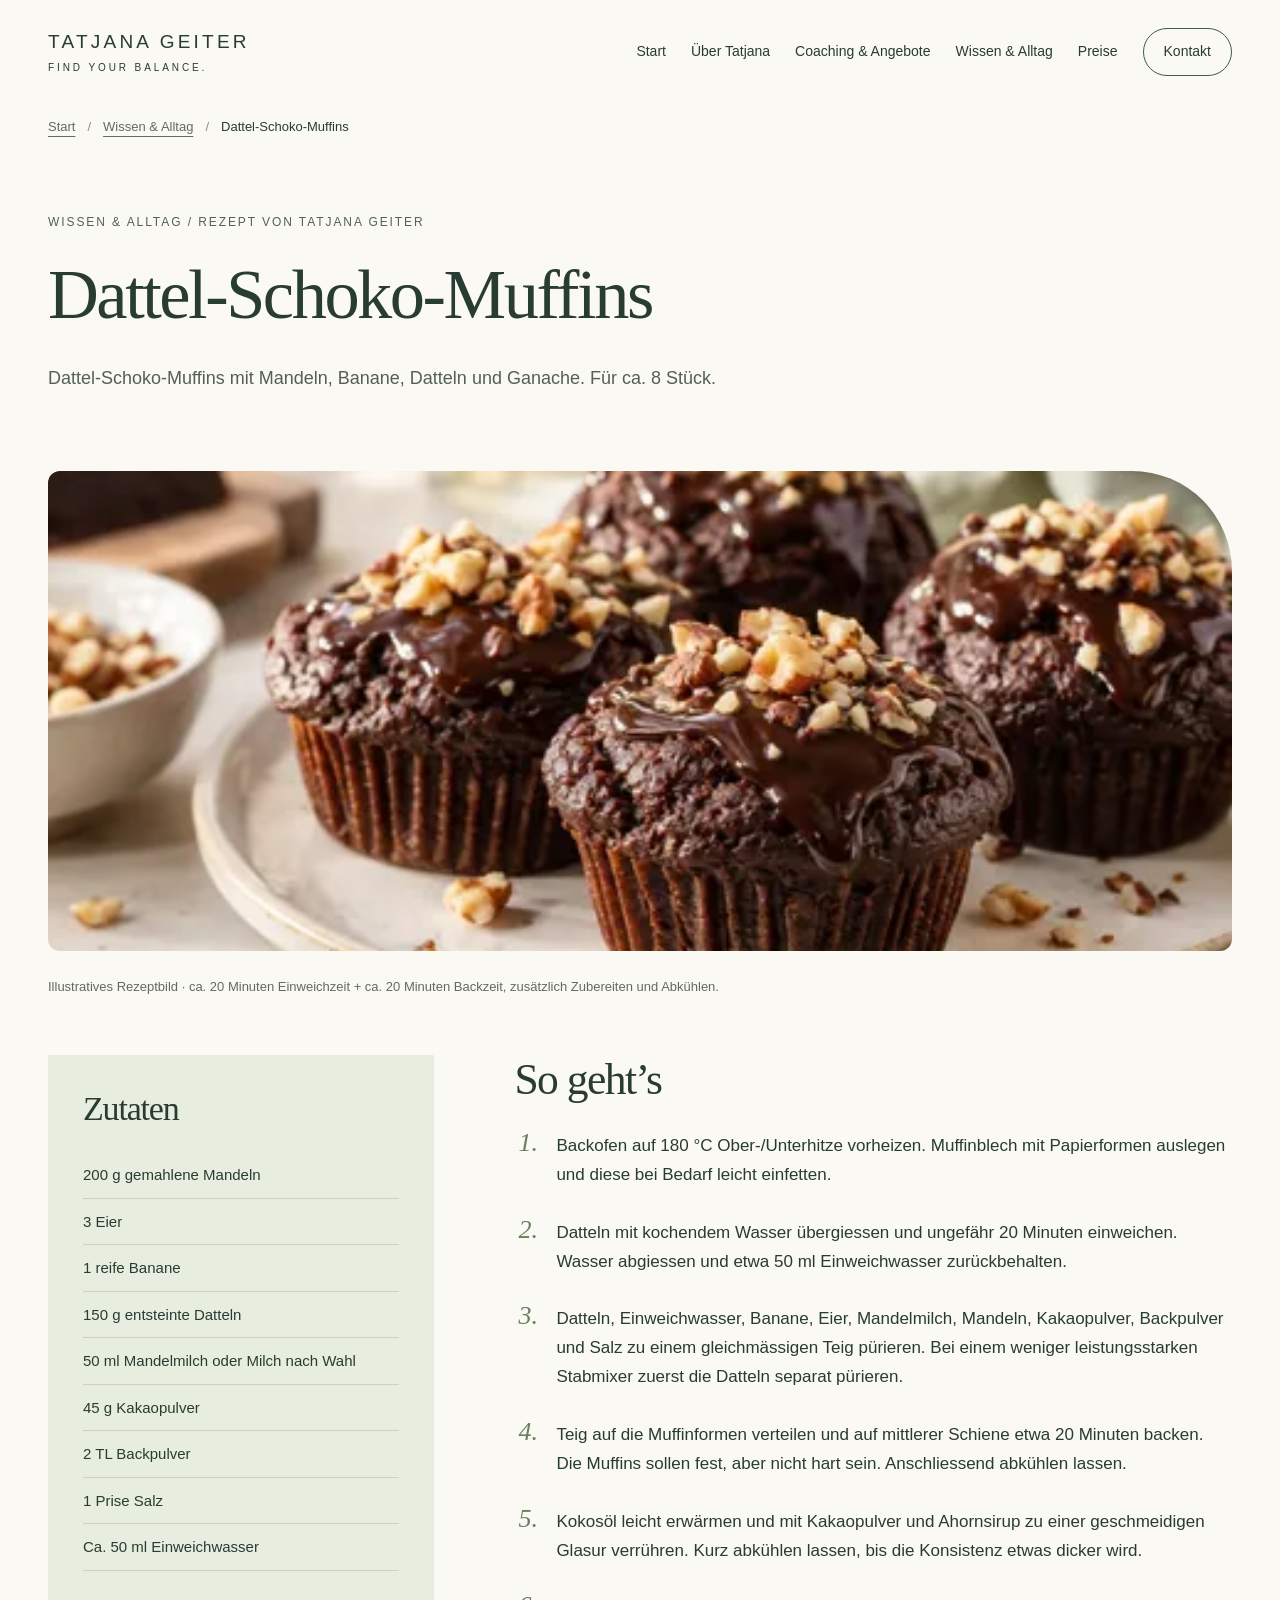
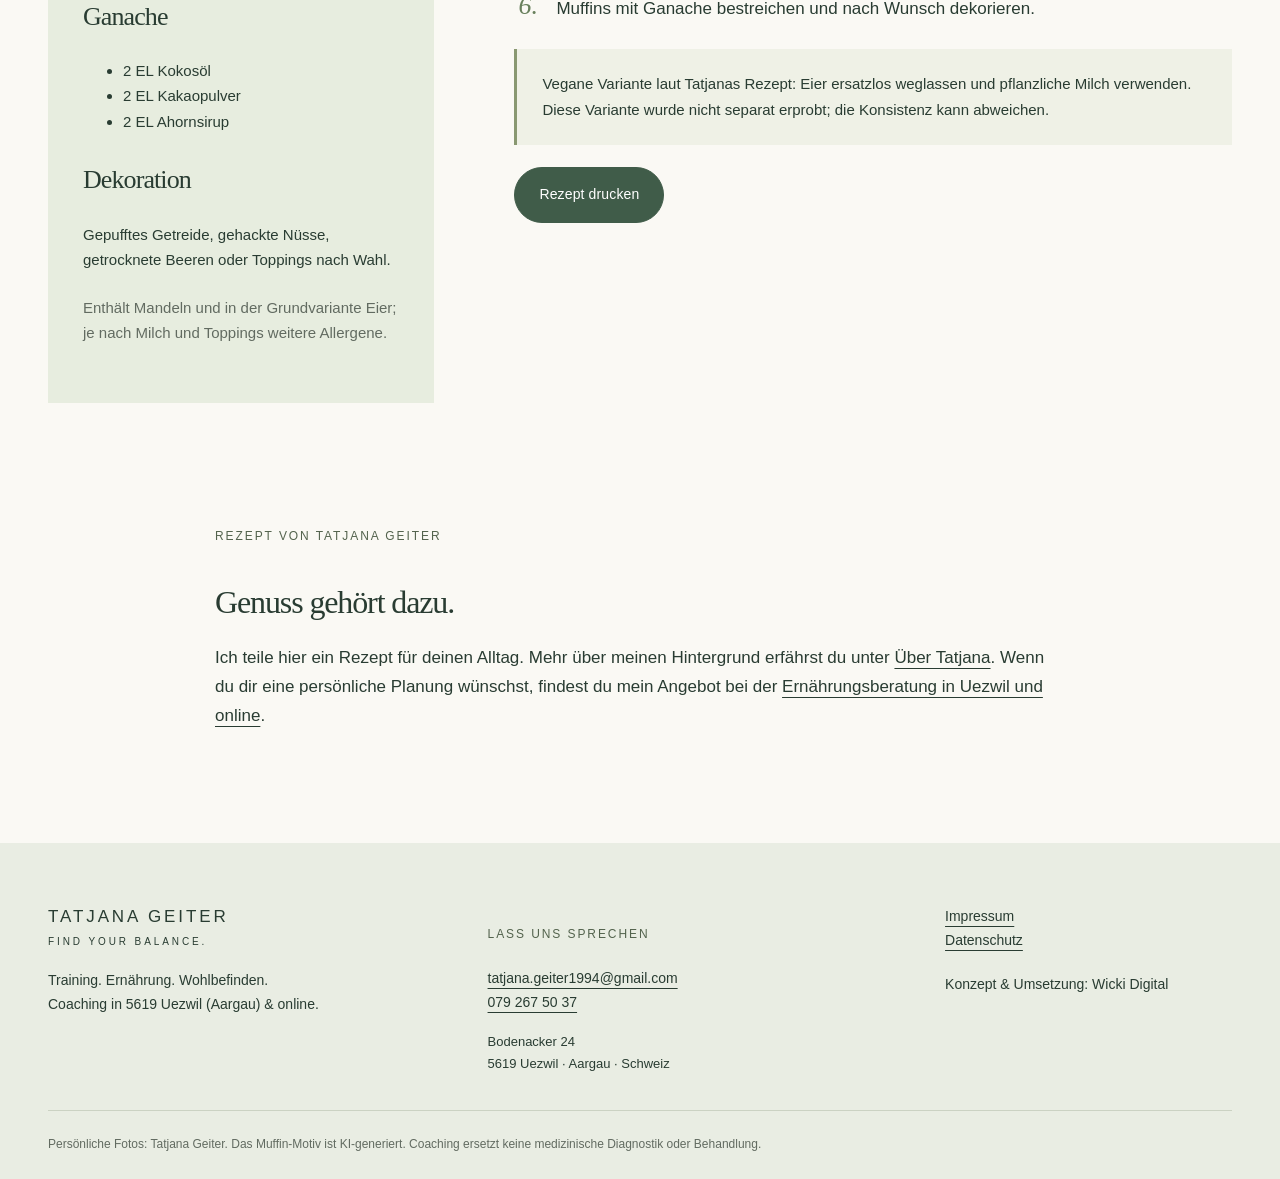
<file: schoko-muffins.html>
<!doctype html><html lang="de-CH"><head><meta charset="utf-8"><meta name="viewport" content="width=device-width,initial-scale=1"><meta name="robots" content="index,follow,max-image-preview:large"><title>Dattel-Schoko-Muffins mit Mandeln: Rezept | Tatjana Geiter</title><meta name="description" content="Dattel-Schoko-Muffins von Tatjana Geiter: Zutaten und Schritt-für-Schritt-Rezept mit Mandeln, Banane, Datteln und Ganache. Für ca. 8 Stück."><link rel="canonical" href="https://youinbalance.ch/schoko-muffins.html"><link rel="icon" type="image/png" sizes="96x96" href="/assets/favicon.png"><link rel="apple-touch-icon" sizes="180x180" href="/assets/apple-touch-icon.png"><meta name="author" content="Tatjana Geiter"><meta property="og:site_name" content="Tatjana Geiter - FIND YOUR BALANCE."><meta property="og:type" content="website"><meta property="og:locale" content="de_CH"><meta property="og:title" content="Dattel-Schoko-Muffins mit Mandeln: Rezept | Tatjana Geiter"><meta property="og:description" content="Dattel-Schoko-Muffins von Tatjana Geiter: Zutaten und Schritt-für-Schritt-Rezept mit Mandeln, Banane, Datteln und Ganache. Für ca. 8 Stück."><meta property="og:url" content="https://youinbalance.ch/schoko-muffins.html"><meta property="og:image" content="https://youinbalance.ch/assets/muffins.webp"><meta property="og:image:alt" content="Illustratives Bild der Dattel-Schoko-Muffins"><meta name="twitter:card" content="summary_large_image"><meta name="twitter:title" content="Dattel-Schoko-Muffins mit Mandeln: Rezept | Tatjana Geiter"><meta name="twitter:description" content="Dattel-Schoko-Muffins von Tatjana Geiter: Zutaten und Schritt-für-Schritt-Rezept mit Mandeln, Banane, Datteln und Ganache. Für ca. 8 Stück."><meta name="twitter:image" content="https://youinbalance.ch/assets/muffins.webp"><meta name="twitter:image:alt" content="Illustratives Bild der Dattel-Schoko-Muffins"><link rel="stylesheet" href="assets/style.css"><script src="assets/app.js" defer></script><script type="application/ld+json">{"@context":"https://schema.org","@graph":[{"@type":"WebPage","@id":"https://youinbalance.ch/schoko-muffins.html#webpage","url":"https://youinbalance.ch/schoko-muffins.html","name":"Dattel-Schoko-Muffins mit Mandeln: Rezept | Tatjana Geiter","description":"Dattel-Schoko-Muffins von Tatjana Geiter: Zutaten und Schritt-für-Schritt-Rezept mit Mandeln, Banane, Datteln und Ganache. Für ca. 8 Stück.","inLanguage":"de-CH","isPartOf":{"@id":"https://youinbalance.ch/#website"},"publisher":{"@id":"https://youinbalance.ch/#business"},"mainEntity":{"@id":"https://youinbalance.ch/schoko-muffins.html#recipe"},"breadcrumb":{"@id":"https://youinbalance.ch/schoko-muffins.html#breadcrumb"}},{"@type":"Recipe","@id":"https://youinbalance.ch/schoko-muffins.html#recipe","name":"Dattel-Schoko-Muffins","description":"Dattel-Schoko-Muffins von Tatjana Geiter: Zutaten und Schritt-für-Schritt-Rezept mit Mandeln, Banane, Datteln und Ganache. Für ca. 8 Stück.","image":"https://youinbalance.ch/assets/muffins.webp","author":{"@type":"Person","@id":"https://youinbalance.ch/#tatjana","name":"Tatjana Geiter","url":"https://youinbalance.ch/ueber-tatjana.html"},"recipeYield":"ca. 8 Stück","cookTime":"PT20M","recipeIngredient":["200 g gemahlene Mandeln","3 Eier","1 reife Banane","150 g entsteinte Datteln","50 ml Mandelmilch oder Milch nach Wahl","45 g Kakaopulver","2 TL Backpulver","1 Prise Salz","Ca. 50 ml Einweichwasser","2 EL Kokosöl","2 EL Kakaopulver","2 EL Ahornsirup"],"recipeInstructions":[{"@type":"HowToStep","text":"Backofen auf 180 °C Ober-/Unterhitze vorheizen. Muffinblech mit Papierformen auslegen und diese bei Bedarf leicht einfetten.","url":"https://youinbalance.ch/schoko-muffins.html#zubereitung-1"},{"@type":"HowToStep","text":"Datteln mit kochendem Wasser übergiessen und ungefähr 20 Minuten einweichen. Wasser abgiessen und etwa 50 ml Einweichwasser zurückbehalten.","url":"https://youinbalance.ch/schoko-muffins.html#zubereitung-2"},{"@type":"HowToStep","text":"Datteln, Einweichwasser, Banane, Eier, Mandelmilch, Mandeln, Kakaopulver, Backpulver und Salz zu einem gleichmässigen Teig pürieren. Bei einem weniger leistungsstarken Stabmixer zuerst die Datteln separat pürieren.","url":"https://youinbalance.ch/schoko-muffins.html#zubereitung-3"},{"@type":"HowToStep","text":"Teig auf die Muffinformen verteilen und auf mittlerer Schiene etwa 20 Minuten backen. Die Muffins sollen fest, aber nicht hart sein. Anschliessend abkühlen lassen.","url":"https://youinbalance.ch/schoko-muffins.html#zubereitung-4"},{"@type":"HowToStep","text":"Kokosöl leicht erwärmen und mit Kakaopulver und Ahornsirup zu einer geschmeidigen Glasur verrühren. Kurz abkühlen lassen, bis die Konsistenz etwas dicker wird.","url":"https://youinbalance.ch/schoko-muffins.html#zubereitung-5"},{"@type":"HowToStep","text":"Muffins mit Ganache bestreichen und nach Wunsch dekorieren.","url":"https://youinbalance.ch/schoko-muffins.html#zubereitung-6"}],"mainEntityOfPage":{"@id":"https://youinbalance.ch/schoko-muffins.html#webpage"}},{"@type":"BreadcrumbList","@id":"https://youinbalance.ch/schoko-muffins.html#breadcrumb","itemListElement":[{"@type":"ListItem","position":1,"name":"Start","item":"https://youinbalance.ch/"},{"@type":"ListItem","position":2,"name":"Wissen & Alltag","item":"https://youinbalance.ch/wissen.html"},{"@type":"ListItem","position":3,"name":"Dattel-Schoko-Muffins","item":"https://youinbalance.ch/schoko-muffins.html"}]}]}</script></head><body><a class="skip" href="#main">Zum Inhalt</a><header class="wrap header"><a class="brand" href="/">TATJANA GEITER<span>FIND YOUR BALANCE.</span></a><button class="menu" aria-expanded="false" aria-controls="navigation">Menü <span aria-hidden="true">☰</span></button><nav id="navigation" aria-label="Hauptnavigation"><a href="/">Start</a><a href="ueber-tatjana.html">Über Tatjana</a><a href="coaching.html">Coaching & Angebote</a><a href="wissen.html">Wissen & Alltag</a><a href="preise.html">Preise</a><a href="kontakt.html">Kontakt</a></nav></header><main id="main"><nav class="breadcrumb wrap" aria-label="Brotkrumennavigation"><ol><li><a href="/">Start</a></li><li><a href="wissen.html">Wissen &amp; Alltag</a></li><li><span aria-current="page">Dattel-Schoko-Muffins</span></li></ol></nav><section class="intro wrap"><p class="eyebrow">Wissen & Alltag / Rezept von Tatjana Geiter</p><h1>Dattel-Schoko-Muffins</h1><p class="lead">Dattel-Schoko-Muffins mit Mandeln, Banane, Datteln und Ganache. Für ca. 8 Stück.</p></section><section class="wrap recipe-top"><img class="rounded recipe-image" src="assets/responsive/muffins-1200.webp" srcset="assets/responsive/muffins-480.webp 480w, assets/responsive/muffins-800.webp 800w, assets/responsive/muffins-1200.webp 1200w" sizes="(max-width: 800px) calc(100vw - 40px), (max-width: 1336px) calc(100vw - 96px), 1240px" alt="Illustration der Dattel-Schoko-Muffins; das tatsächliche Backergebnis kann abweichen" width="1536" height="1024" loading="eager" fetchpriority="high" decoding="async"><p class="small">Illustratives Rezeptbild · ca. 20 Minuten Einweichzeit + ca. 20 Minuten Backzeit, zusätzlich Zubereiten und Abkühlen.</p></section><section class="wrap recipe section"><aside><h2>Zutaten</h2><ul class="ingredients"><li>200 g gemahlene Mandeln</li><li>3 Eier</li><li>1 reife Banane</li><li>150 g entsteinte Datteln</li><li>50 ml Mandelmilch oder Milch nach Wahl</li><li>45 g Kakaopulver</li><li>2 TL Backpulver</li><li>1 Prise Salz</li><li>Ca. 50 ml Einweichwasser</li></ul><h3>Ganache</h3><ul><li>2 EL Kokosöl</li><li>2 EL Kakaopulver</li><li>2 EL Ahornsirup</li></ul><h3>Dekoration</h3><p>Gepufftes Getreide, gehackte Nüsse, getrocknete Beeren oder Toppings nach Wahl.</p><p class="small">Enthält Mandeln und in der Grundvariante Eier; je nach Milch und Toppings weitere Allergene.</p></aside><div><h2>So geht’s</h2><ol class="recipe-steps"><li id="zubereitung-1"><p>Backofen auf 180 °C Ober-/Unterhitze vorheizen. Muffinblech mit Papierformen auslegen und diese bei Bedarf leicht einfetten.</p></li><li id="zubereitung-2"><p>Datteln mit kochendem Wasser übergiessen und ungefähr 20 Minuten einweichen. Wasser abgiessen und etwa 50 ml Einweichwasser zurückbehalten.</p></li><li id="zubereitung-3"><p>Datteln, Einweichwasser, Banane, Eier, Mandelmilch, Mandeln, Kakaopulver, Backpulver und Salz zu einem gleichmässigen Teig pürieren. Bei einem weniger leistungsstarken Stabmixer zuerst die Datteln separat pürieren.</p></li><li id="zubereitung-4"><p>Teig auf die Muffinformen verteilen und auf mittlerer Schiene etwa 20 Minuten backen. Die Muffins sollen fest, aber nicht hart sein. Anschliessend abkühlen lassen.</p></li><li id="zubereitung-5"><p>Kokosöl leicht erwärmen und mit Kakaopulver und Ahornsirup zu einer geschmeidigen Glasur verrühren. Kurz abkühlen lassen, bis die Konsistenz etwas dicker wird.</p></li><li id="zubereitung-6"><p>Muffins mit Ganache bestreichen und nach Wunsch dekorieren.</p></li></ol><p class="notice">Vegane Variante laut Tatjanas Rezept: Eier ersatzlos weglassen und pflanzliche Milch verwenden. Diese Variante wurde nicht separat erprobt; die Konsistenz kann abweichen.</p><button class="button" onclick="window.print()">Rezept drucken</button></div></section><section class="wrap narrow bottom recipe-author"><p class="eyebrow">Rezept von Tatjana Geiter</p><h2>Genuss gehört dazu.</h2><p>Ich teile hier ein Rezept für deinen Alltag. Mehr über meinen Hintergrund erfährst du unter <a href="ueber-tatjana.html">Über Tatjana</a>. Wenn du dir eine persönliche Planung wünschst, findest du mein Angebot bei der <a href="ernaehrung.html">Ernährungsberatung in Uezwil und online</a>.</p></section></main><footer><div class="wrap footer-grid"><div><a class="brand" href="/">TATJANA GEITER<span>FIND YOUR BALANCE.</span></a><p>Training. Ernährung. Wohlbefinden.<br>Coaching in 5619 Uezwil (Aargau) &amp; online.</p></div><div><p class="eyebrow">Lass uns sprechen</p><a href="mailto:tatjana.geiter1994@gmail.com">tatjana.geiter1994@gmail.com</a><br><a href="tel:+41792675037">079 267 50 37</a><address>Bodenacker 24<br>5619 Uezwil · Aargau · Schweiz</address></div><div><a href="impressum.html">Impressum</a><br><a href="datenschutz.html">Datenschutz</a><p>Konzept & Umsetzung: Wicki Digital</p></div></div><div class="wrap fine">Persönliche Fotos: Tatjana Geiter. Das Muffin-Motiv ist KI-generiert. Coaching ersetzt keine medizinische Diagnostik oder Behandlung.</div></footer></body></html>
</file>
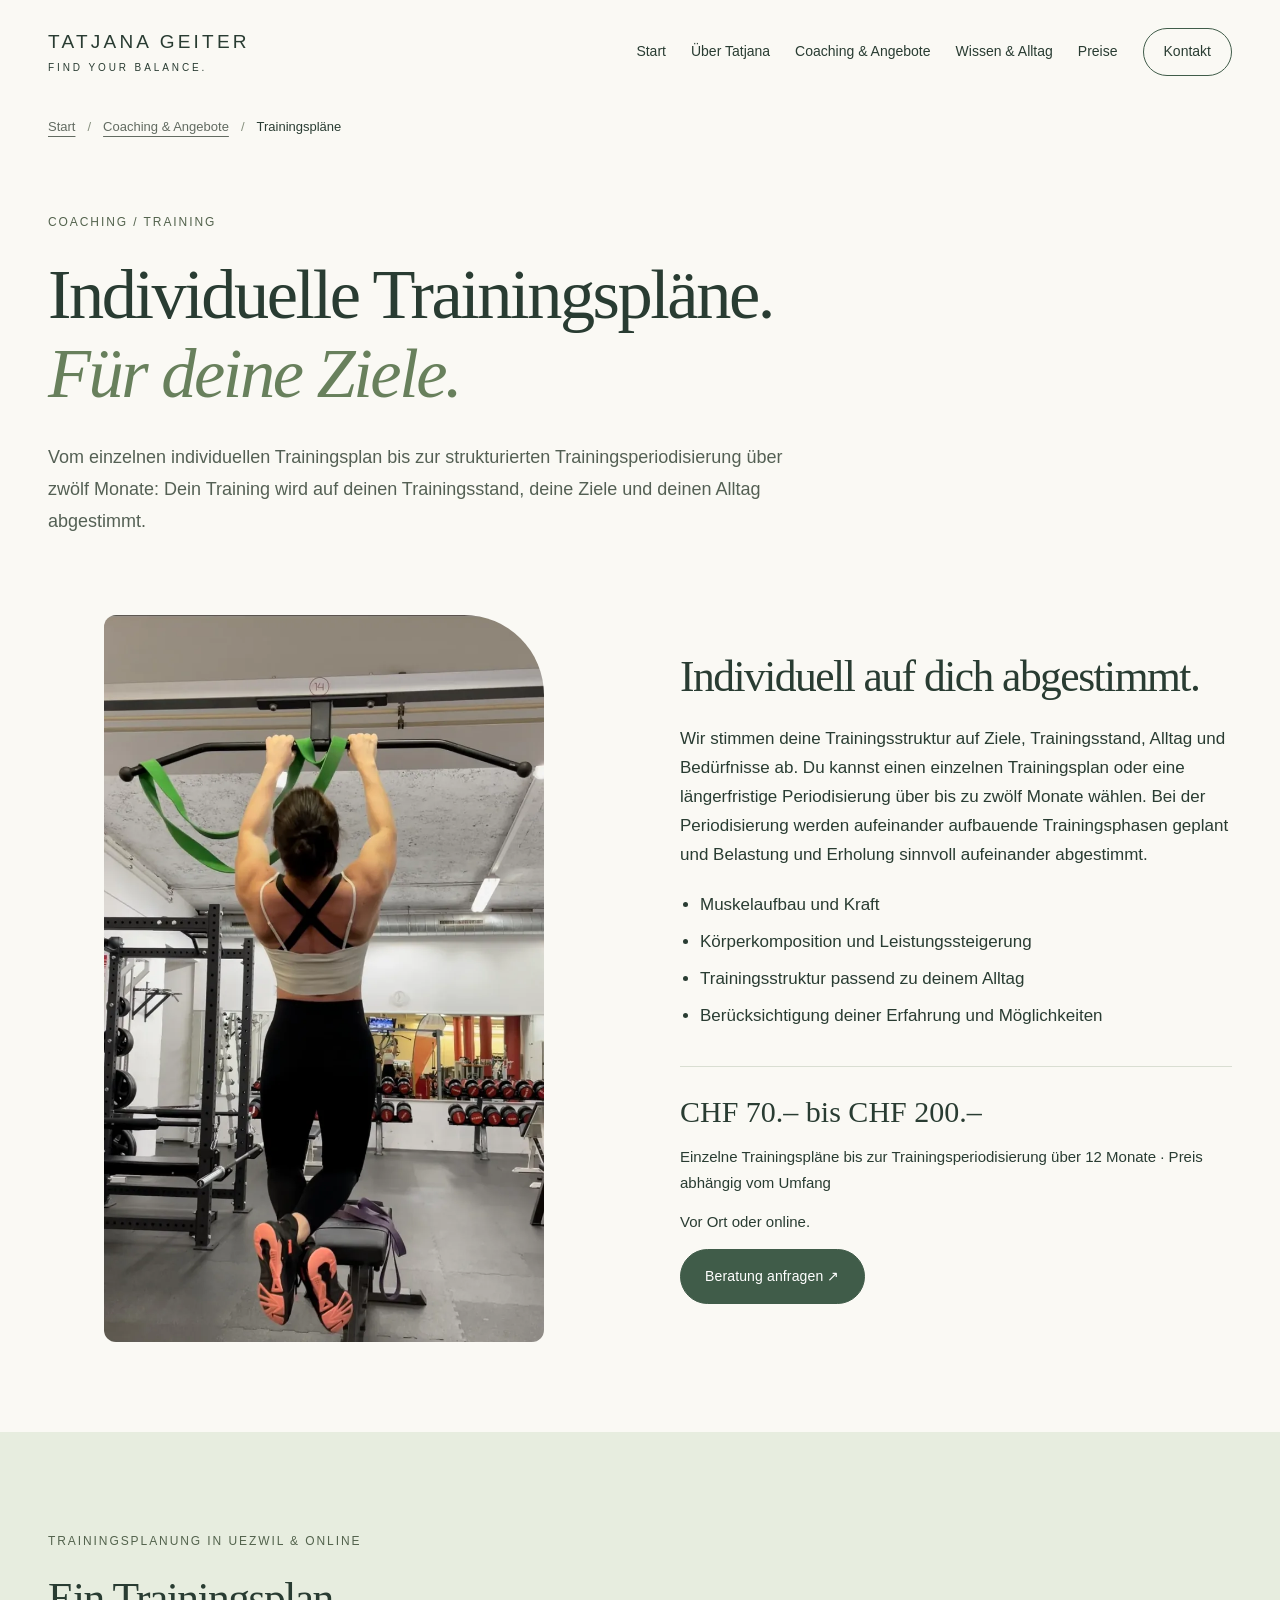
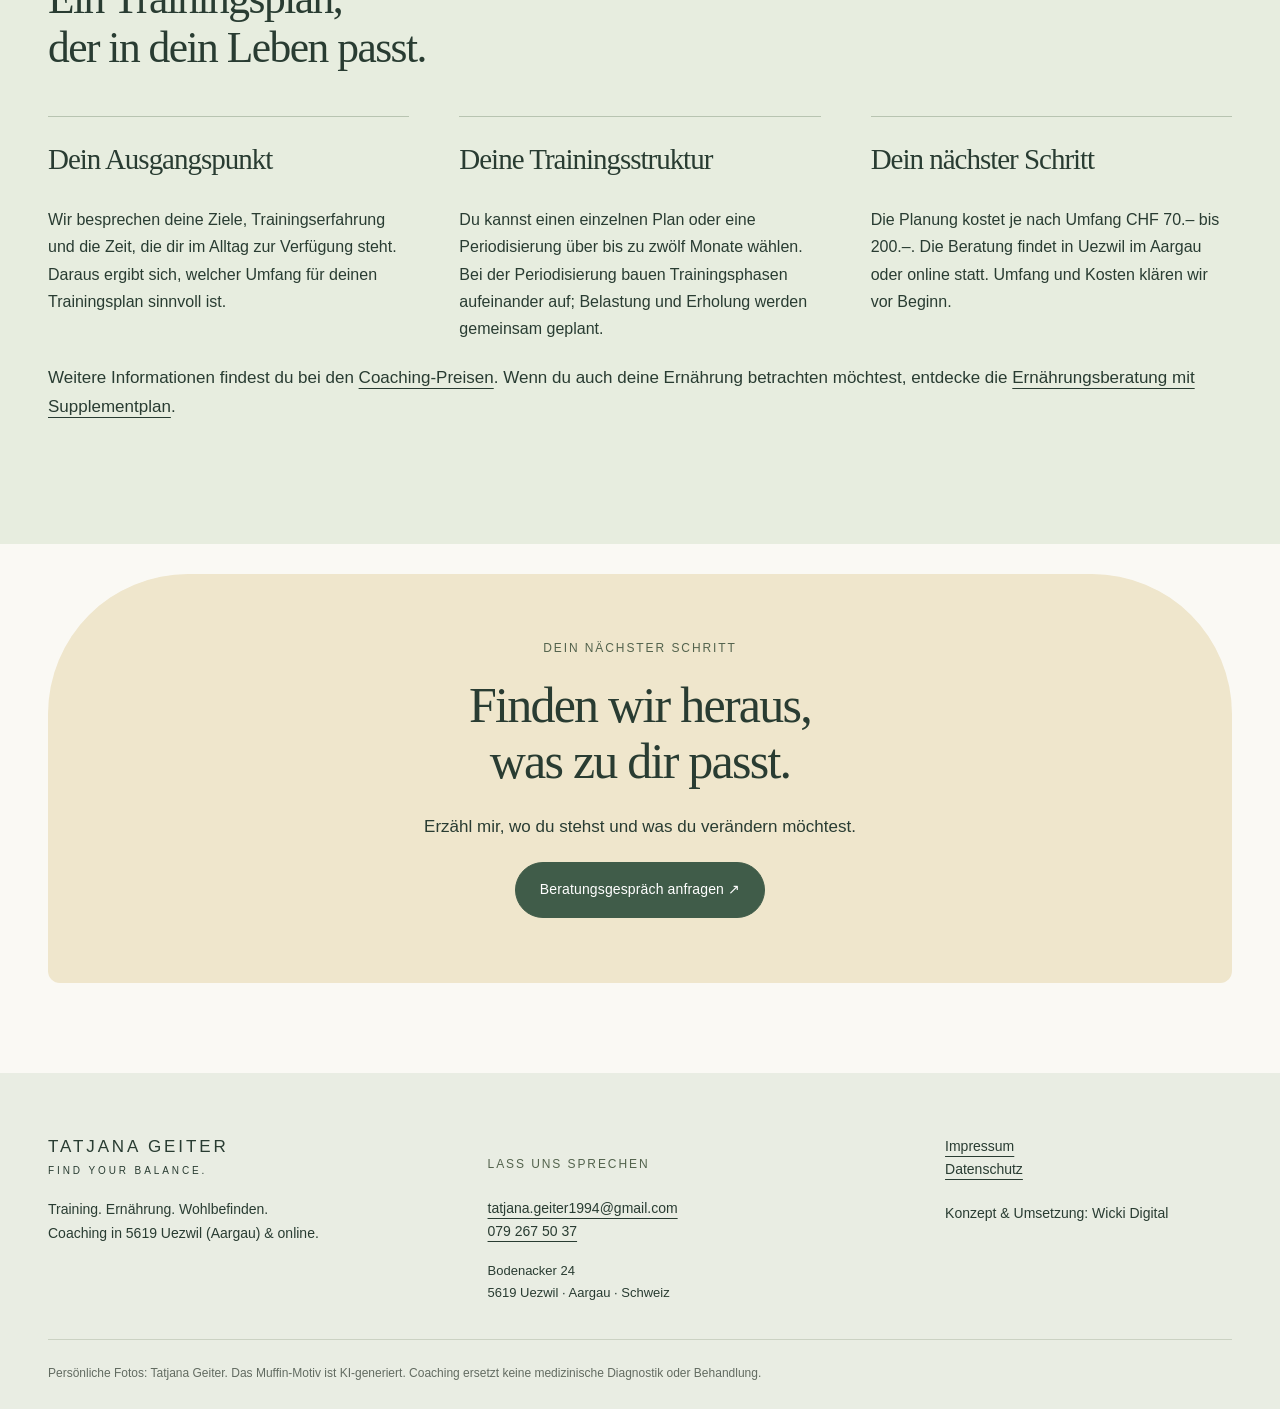
<file: training.html>
<!doctype html><html lang="de-CH"><head><meta charset="utf-8"><meta name="viewport" content="width=device-width,initial-scale=1"><meta name="robots" content="index,follow,max-image-preview:large"><title>Individuelle Trainingspläne in Uezwil &amp; online | Tatjana Geiter</title><meta name="description" content="Dein individueller Trainingsplan mit Tatjana Geiter: Muskelaufbau, Kraft und Periodisierung bis 12 Monate. In Uezwil und online, CHF 70 bis 200."><link rel="canonical" href="https://youinbalance.ch/training.html"><link rel="icon" type="image/png" sizes="96x96" href="/assets/favicon.png"><link rel="apple-touch-icon" sizes="180x180" href="/assets/apple-touch-icon.png"><meta name="author" content="Tatjana Geiter"><meta property="og:site_name" content="Tatjana Geiter - FIND YOUR BALANCE."><meta property="og:type" content="website"><meta property="og:locale" content="de_CH"><meta property="og:title" content="Individuelle Trainingspläne in Uezwil &amp; online | Tatjana Geiter"><meta property="og:description" content="Dein individueller Trainingsplan mit Tatjana Geiter: Muskelaufbau, Kraft und Periodisierung bis 12 Monate. In Uezwil und online, CHF 70 bis 200."><meta property="og:url" content="https://youinbalance.ch/training.html"><meta property="og:image" content="https://youinbalance.ch/assets/tatjana-portrait.webp"><meta property="og:image:alt" content="Tatjana Geiter - FIND YOUR BALANCE."><meta name="twitter:card" content="summary_large_image"><meta name="twitter:title" content="Individuelle Trainingspläne in Uezwil &amp; online | Tatjana Geiter"><meta name="twitter:description" content="Dein individueller Trainingsplan mit Tatjana Geiter: Muskelaufbau, Kraft und Periodisierung bis 12 Monate. In Uezwil und online, CHF 70 bis 200."><meta name="twitter:image" content="https://youinbalance.ch/assets/tatjana-portrait.webp"><meta name="twitter:image:alt" content="Tatjana Geiter - FIND YOUR BALANCE."><link rel="stylesheet" href="assets/style.css"><script src="assets/app.js" defer></script><script type="application/ld+json">{"@context":"https://schema.org","@graph":[{"@type":"WebPage","@id":"https://youinbalance.ch/training.html#webpage","url":"https://youinbalance.ch/training.html","name":"Individuelle Trainingspläne in Uezwil & online | Tatjana Geiter","description":"Dein individueller Trainingsplan mit Tatjana Geiter: Muskelaufbau, Kraft und Periodisierung bis 12 Monate. In Uezwil und online, CHF 70 bis 200.","inLanguage":"de-CH","isPartOf":{"@id":"https://youinbalance.ch/#website"},"publisher":{"@id":"https://youinbalance.ch/#business"},"mainEntity":{"@id":"https://youinbalance.ch/training.html#service"},"breadcrumb":{"@id":"https://youinbalance.ch/training.html#breadcrumb"}},{"@type":"Service","@id":"https://youinbalance.ch/training.html#service","name":"Individuelle Trainingsplanung","description":"Trainingspläne für Muskelaufbau und Kraft, bis zur Trainingsperiodisierung über zwölf Monate.","url":"https://youinbalance.ch/training.html","provider":{"@id":"https://youinbalance.ch/#business"}},{"@type":"BreadcrumbList","@id":"https://youinbalance.ch/training.html#breadcrumb","itemListElement":[{"@type":"ListItem","position":1,"name":"Start","item":"https://youinbalance.ch/"},{"@type":"ListItem","position":2,"name":"Coaching & Angebote","item":"https://youinbalance.ch/coaching.html"},{"@type":"ListItem","position":3,"name":"Trainingspläne","item":"https://youinbalance.ch/training.html"}]}]}</script></head><body><a class="skip" href="#main">Zum Inhalt</a><header class="wrap header"><a class="brand" href="/">TATJANA GEITER<span>FIND YOUR BALANCE.</span></a><button class="menu" aria-expanded="false" aria-controls="navigation">Menü <span aria-hidden="true">☰</span></button><nav id="navigation" aria-label="Hauptnavigation"><a href="/">Start</a><a href="ueber-tatjana.html">Über Tatjana</a><a href="coaching.html">Coaching & Angebote</a><a href="wissen.html">Wissen & Alltag</a><a href="preise.html">Preise</a><a href="kontakt.html">Kontakt</a></nav></header><main id="main"><nav class="breadcrumb wrap" aria-label="Brotkrumennavigation"><ol><li><a href="/">Start</a></li><li><a href="coaching.html">Coaching &amp; Angebote</a></li><li><span aria-current="page">Trainingspläne</span></li></ol></nav><section class="intro wrap"><p class="eyebrow">Coaching / Training</p><h1>Individuelle Trainingspläne.<br><em>Für deine Ziele.</em></h1><p class="lead">Vom einzelnen individuellen Trainingsplan bis zur strukturierten Trainingsperiodisierung über zwölf Monate: Dein Training wird auf deinen Trainingsstand, deine Ziele und deinen Alltag abgestimmt.</p></section><section class="wrap split bottom"><div><div class="gym-frame"><img class="" src="assets/responsive/tatjana-gym-1017.webp" srcset="assets/responsive/tatjana-gym-480.webp 480w, assets/responsive/tatjana-gym-800.webp 800w, assets/responsive/tatjana-gym-1017.webp 1017w" sizes="(max-width: 800px) calc(100vw - 40px), (max-width: 1336px) 44vw, 580px" alt="Tatjana beim Klimmzugtraining mit einem Widerstandsband" width="1017" height="2200" loading="eager" fetchpriority="high" decoding="async"></div></div><div><h2>Individuell auf dich abgestimmt.</h2><p>Wir stimmen deine Trainingsstruktur auf Ziele, Trainingsstand, Alltag und Bedürfnisse ab. Du kannst einen einzelnen Trainingsplan oder eine längerfristige Periodisierung über bis zu zwölf Monate wählen. Bei der Periodisierung werden aufeinander aufbauende Trainingsphasen geplant und Belastung und Erholung sinnvoll aufeinander abgestimmt.</p><ul class="checks"><li>Muskelaufbau und Kraft</li><li>Körperkomposition und Leistungssteigerung</li><li>Trainingsstruktur passend zu deinem Alltag</li><li>Berücksichtigung deiner Erfahrung und Möglichkeiten</li></ul><div class="price-box"><strong>CHF 70.– bis CHF 200.–</strong><p>Einzelne Trainingspläne bis zur Trainingsperiodisierung über 12 Monate · Preis abhängig vom Umfang</p><p>Vor Ort oder online.</p><a class="button" href="kontakt.html">Beratung anfragen ↗</a></div></div></section><section class="soft"><div class="wrap section"><p class="eyebrow">Trainingsplanung in Uezwil &amp; online</p><h2>Ein Trainingsplan,<br>der in dein Leben passt.</h2><div class="steps"><article><h3>Dein Ausgangspunkt</h3><p>Wir besprechen deine Ziele, Trainingserfahrung und die Zeit, die dir im Alltag zur Verfügung steht. Daraus ergibt sich, welcher Umfang für deinen Trainingsplan sinnvoll ist.</p></article><article><h3>Deine Trainingsstruktur</h3><p>Du kannst einen einzelnen Plan oder eine Periodisierung über bis zu zwölf Monate wählen. Bei der Periodisierung bauen Trainingsphasen aufeinander auf; Belastung und Erholung werden gemeinsam geplant.</p></article><article><h3>Dein nächster Schritt</h3><p>Die Planung kostet je nach Umfang CHF 70.– bis 200.–. Die Beratung findet in Uezwil im Aargau oder online statt. Umfang und Kosten klären wir vor Beginn.</p></article></div><p>Weitere Informationen findest du bei den <a href="preise.html">Coaching-Preisen</a>. Wenn du auch deine Ernährung betrachten möchtest, entdecke die <a href="ernaehrung.html">Ernährungsberatung mit Supplementplan</a>.</p></div></section><section class="cta wrap"><p class="eyebrow">Dein nächster Schritt</p><h2>Finden wir heraus,<br>was zu dir passt.</h2><p>Erzähl mir, wo du stehst und was du verändern möchtest.</p><a class="button" href="kontakt.html">Beratungsgespräch anfragen ↗</a></section></main><footer><div class="wrap footer-grid"><div><a class="brand" href="/">TATJANA GEITER<span>FIND YOUR BALANCE.</span></a><p>Training. Ernährung. Wohlbefinden.<br>Coaching in 5619 Uezwil (Aargau) &amp; online.</p></div><div><p class="eyebrow">Lass uns sprechen</p><a href="mailto:tatjana.geiter1994@gmail.com">tatjana.geiter1994@gmail.com</a><br><a href="tel:+41792675037">079 267 50 37</a><address>Bodenacker 24<br>5619 Uezwil · Aargau · Schweiz</address></div><div><a href="impressum.html">Impressum</a><br><a href="datenschutz.html">Datenschutz</a><p>Konzept & Umsetzung: Wicki Digital</p></div></div><div class="wrap fine">Persönliche Fotos: Tatjana Geiter. Das Muffin-Motiv ist KI-generiert. Coaching ersetzt keine medizinische Diagnostik oder Behandlung.</div></footer></body></html>
</file>
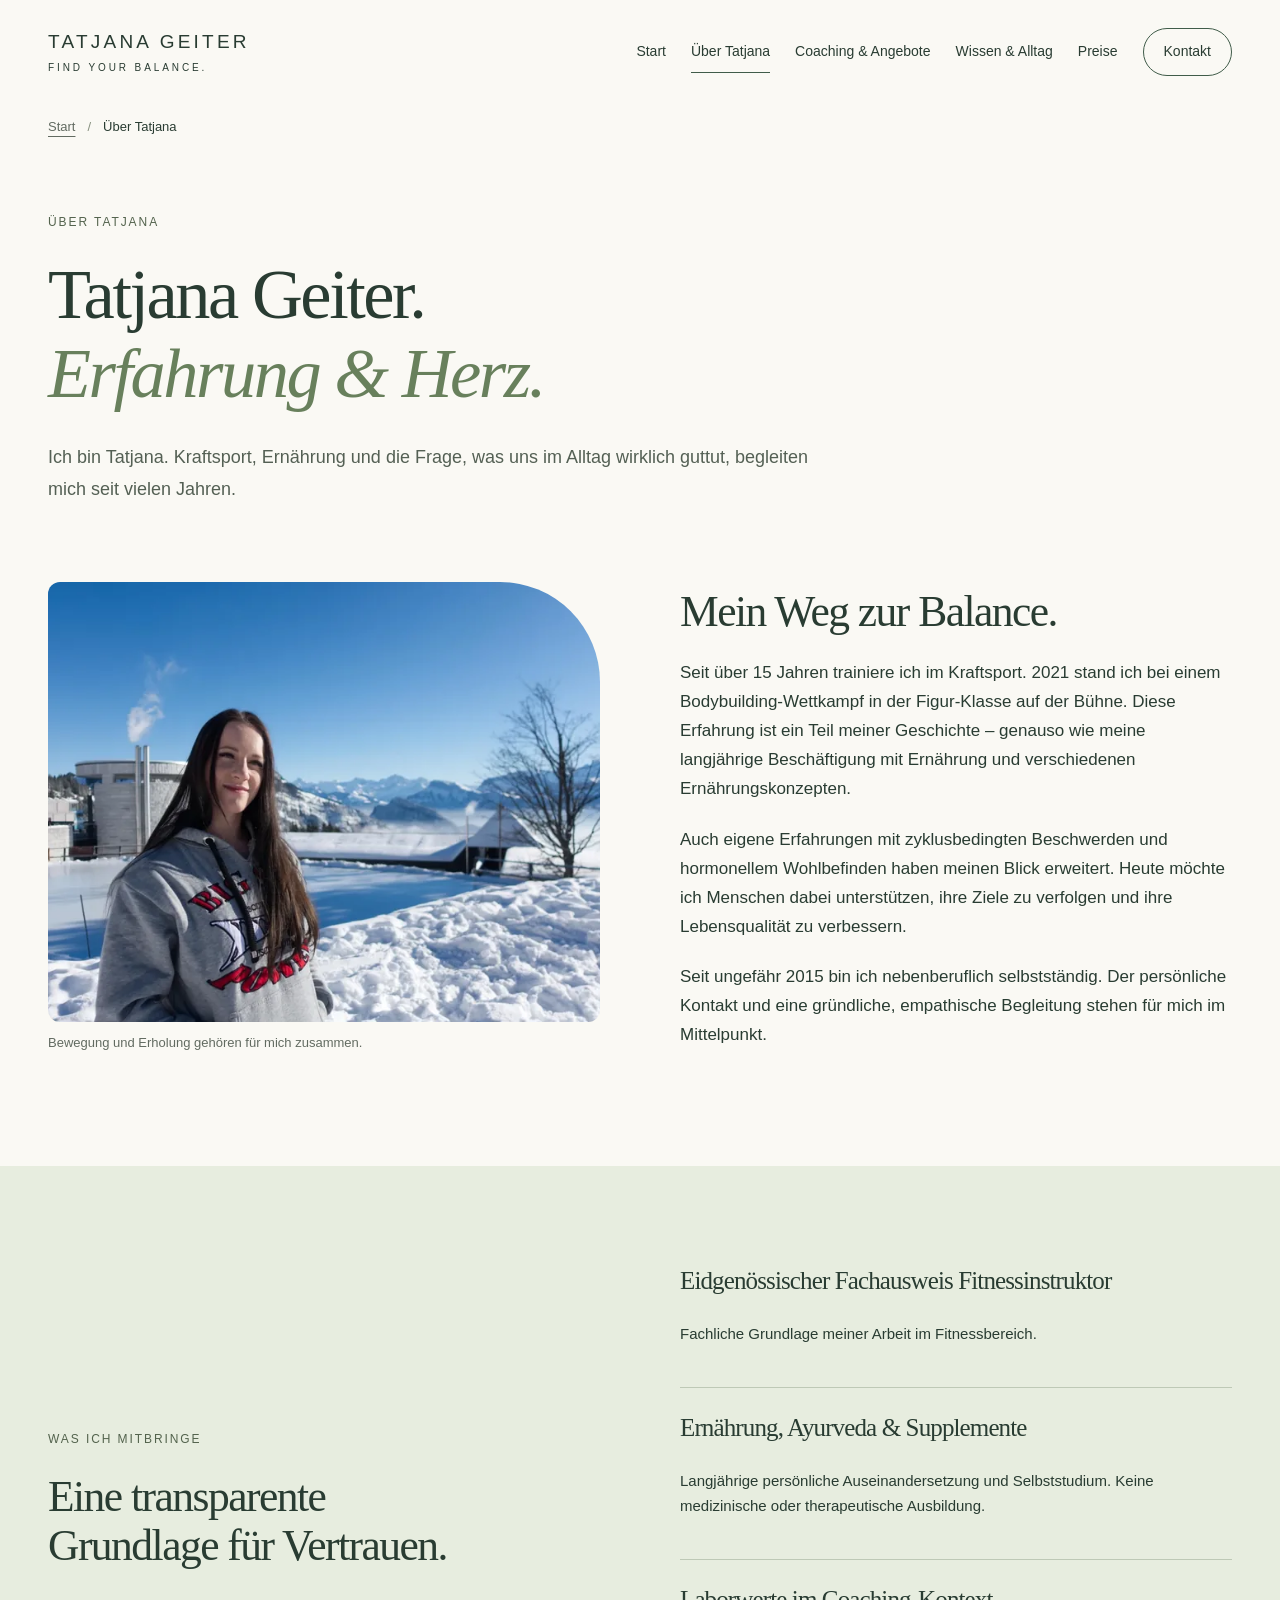
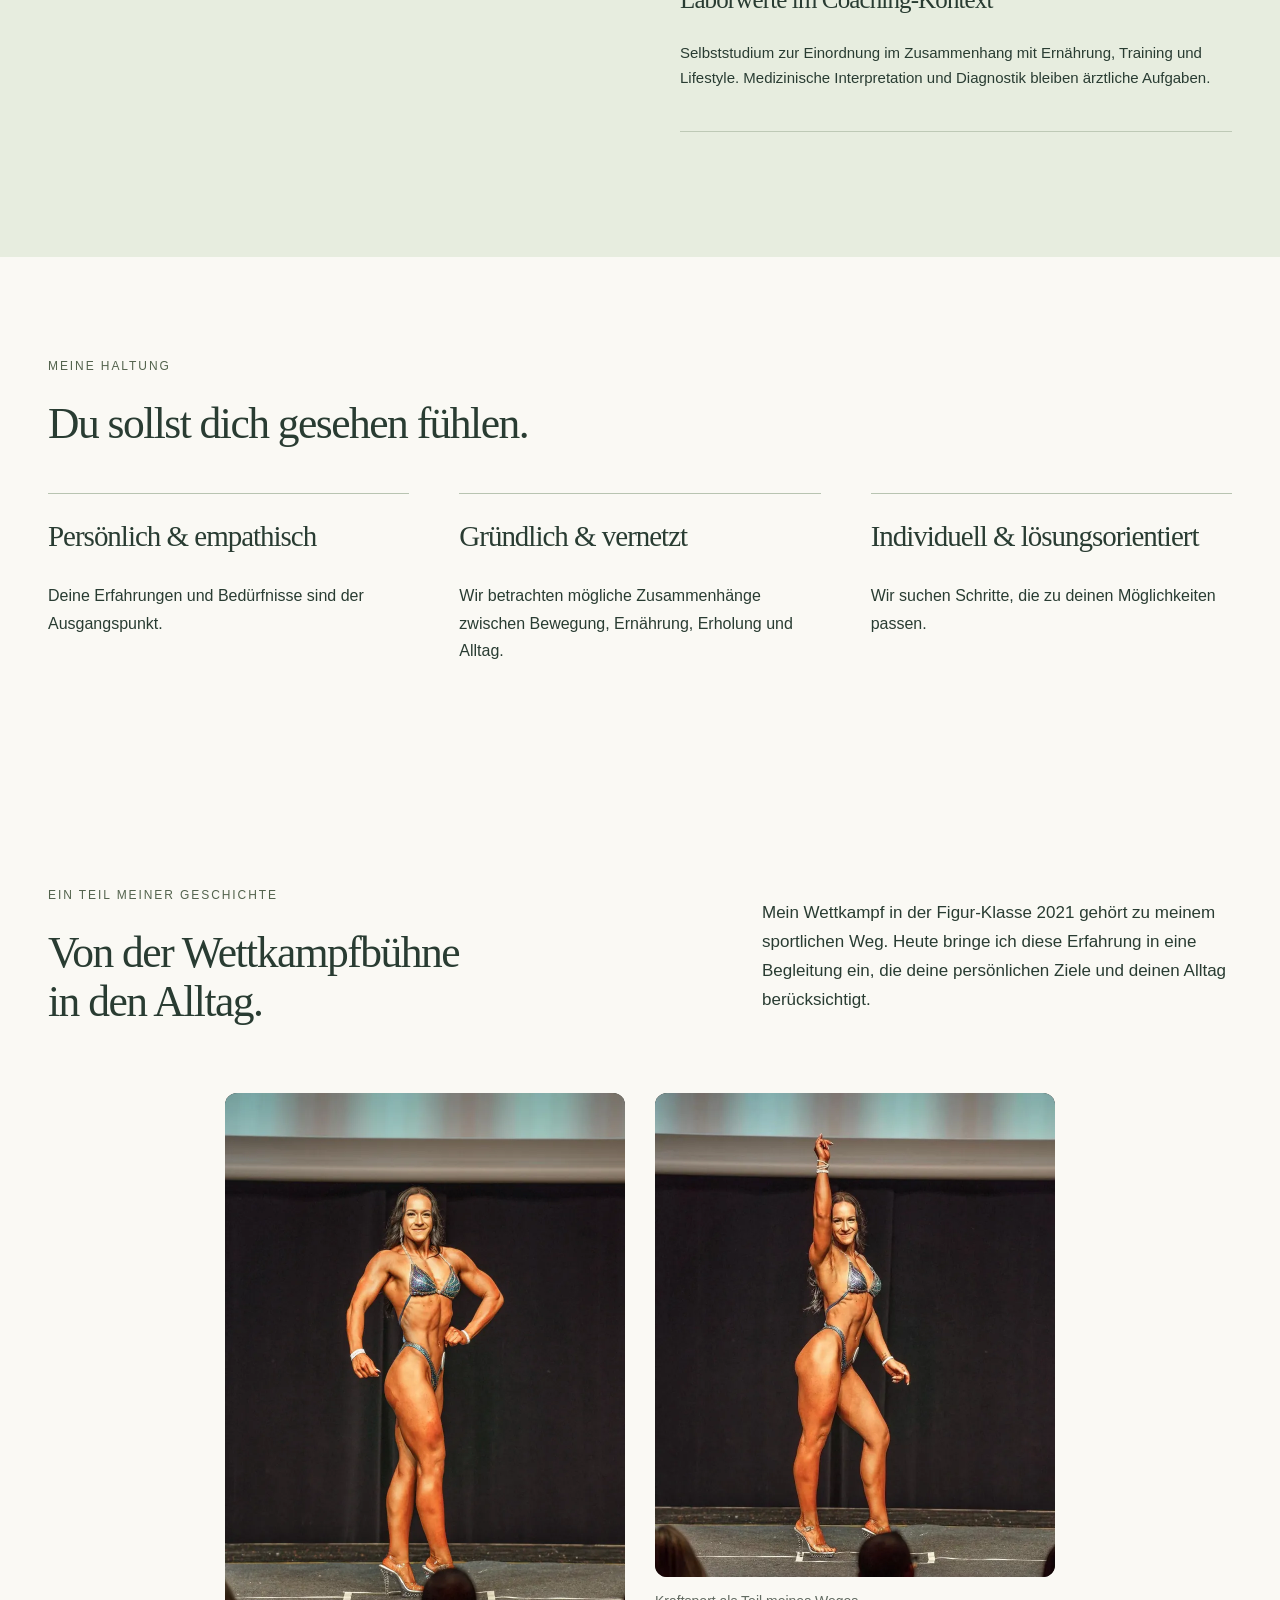
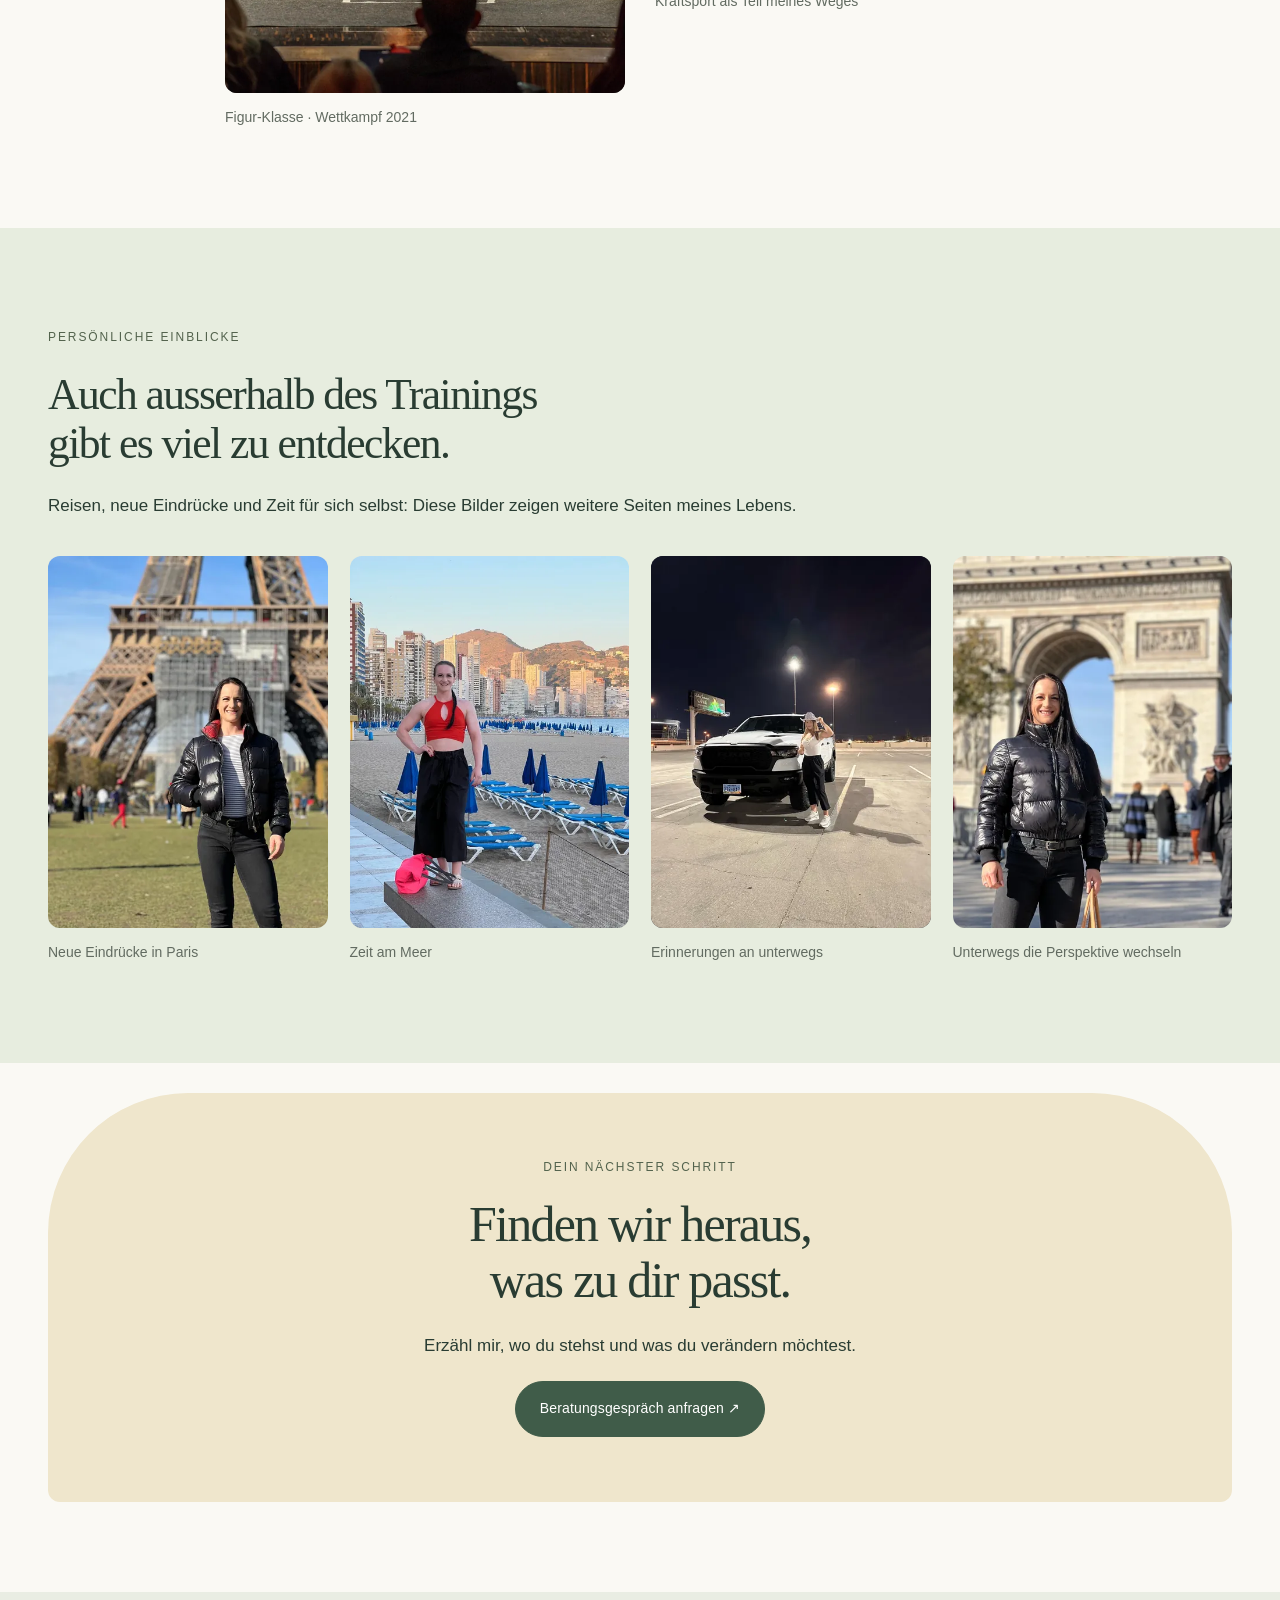
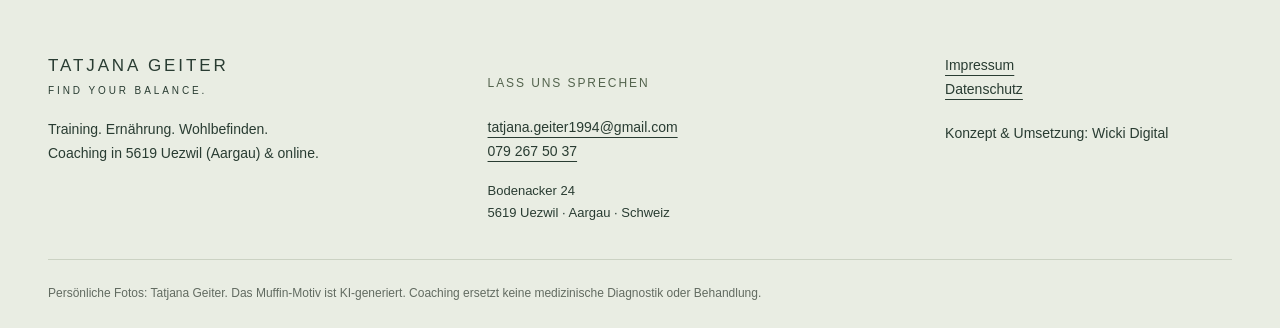
<file: ueber-tatjana.html>
<!doctype html><html lang="de-CH"><head><meta charset="utf-8"><meta name="viewport" content="width=device-width,initial-scale=1"><meta name="robots" content="index,follow,max-image-preview:large"><title>Über Tatjana Geiter | Fitness, Ernährung &amp; Coaching in Uezwil</title><meta name="description" content="Lerne Tatjana Geiter kennen: Fitnessinstruktorin mit eidgenössischem Fachausweis, über 15 Jahre Kraftsport und persönliches Coaching in Uezwil."><link rel="canonical" href="https://youinbalance.ch/ueber-tatjana.html"><link rel="icon" type="image/png" sizes="96x96" href="/assets/favicon.png"><link rel="apple-touch-icon" sizes="180x180" href="/assets/apple-touch-icon.png"><meta name="author" content="Tatjana Geiter"><meta property="og:site_name" content="Tatjana Geiter - FIND YOUR BALANCE."><meta property="og:type" content="website"><meta property="og:locale" content="de_CH"><meta property="og:title" content="Über Tatjana Geiter | Fitness, Ernährung &amp; Coaching in Uezwil"><meta property="og:description" content="Lerne Tatjana Geiter kennen: Fitnessinstruktorin mit eidgenössischem Fachausweis, über 15 Jahre Kraftsport und persönliches Coaching in Uezwil."><meta property="og:url" content="https://youinbalance.ch/ueber-tatjana.html"><meta property="og:image" content="https://youinbalance.ch/assets/tatjana-portrait.webp"><meta property="og:image:alt" content="Tatjana Geiter - FIND YOUR BALANCE."><meta name="twitter:card" content="summary_large_image"><meta name="twitter:title" content="Über Tatjana Geiter | Fitness, Ernährung &amp; Coaching in Uezwil"><meta name="twitter:description" content="Lerne Tatjana Geiter kennen: Fitnessinstruktorin mit eidgenössischem Fachausweis, über 15 Jahre Kraftsport und persönliches Coaching in Uezwil."><meta name="twitter:image" content="https://youinbalance.ch/assets/tatjana-portrait.webp"><meta name="twitter:image:alt" content="Tatjana Geiter - FIND YOUR BALANCE."><link rel="stylesheet" href="assets/style.css"><script src="assets/app.js" defer></script><script type="application/ld+json">{"@context":"https://schema.org","@graph":[{"@type":"AboutPage","@id":"https://youinbalance.ch/ueber-tatjana.html#webpage","url":"https://youinbalance.ch/ueber-tatjana.html","name":"Über Tatjana Geiter | Fitness, Ernährung & Coaching in Uezwil","description":"Lerne Tatjana Geiter kennen: Fitnessinstruktorin mit eidgenössischem Fachausweis, über 15 Jahre Kraftsport und persönliches Coaching in Uezwil.","inLanguage":"de-CH","isPartOf":{"@id":"https://youinbalance.ch/#website"},"publisher":{"@id":"https://youinbalance.ch/#business"},"mainEntity":{"@id":"https://youinbalance.ch/#tatjana"},"breadcrumb":{"@id":"https://youinbalance.ch/ueber-tatjana.html#breadcrumb"}},{"@type":"BreadcrumbList","@id":"https://youinbalance.ch/ueber-tatjana.html#breadcrumb","itemListElement":[{"@type":"ListItem","position":1,"name":"Start","item":"https://youinbalance.ch/"},{"@type":"ListItem","position":2,"name":"Über Tatjana","item":"https://youinbalance.ch/ueber-tatjana.html"}]}]}</script></head><body><a class="skip" href="#main">Zum Inhalt</a><header class="wrap header"><a class="brand" href="/">TATJANA GEITER<span>FIND YOUR BALANCE.</span></a><button class="menu" aria-expanded="false" aria-controls="navigation">Menü <span aria-hidden="true">☰</span></button><nav id="navigation" aria-label="Hauptnavigation"><a href="/">Start</a><a href="ueber-tatjana.html" aria-current="page">Über Tatjana</a><a href="coaching.html">Coaching & Angebote</a><a href="wissen.html">Wissen & Alltag</a><a href="preise.html">Preise</a><a href="kontakt.html">Kontakt</a></nav></header><main id="main"><nav class="breadcrumb wrap" aria-label="Brotkrumennavigation"><ol><li><a href="/">Start</a></li><li><span aria-current="page">Über Tatjana</span></li></ol></nav><section class="intro wrap"><p class="eyebrow">Über Tatjana</p><h1>Tatjana Geiter.<br><em>Erfahrung &amp; Herz.</em></h1><p class="lead">Ich bin Tatjana. Kraftsport, Ernährung und die Frage, was uns im Alltag wirklich guttut, begleiten mich seit vielen Jahren.</p></section><section class="wrap split bottom"><div><img class="rounded" src="assets/responsive/tatjana-winter-1200.webp" srcset="assets/responsive/tatjana-winter-480.webp 480w, assets/responsive/tatjana-winter-800.webp 800w, assets/responsive/tatjana-winter-1200.webp 1200w" sizes="(max-width: 800px) calc(100vw - 40px), (max-width: 1336px) 44vw, 580px" alt="Tatjana in einer sonnigen Winterlandschaft" width="1536" height="1026" loading="eager" fetchpriority="high" decoding="async"><p class="small">Bewegung und Erholung gehören für mich zusammen.</p></div><div><h2>Mein Weg zur Balance.</h2><p>Seit über 15 Jahren trainiere ich im Kraftsport. 2021 stand ich bei einem Bodybuilding-Wettkampf in der Figur-Klasse auf der Bühne. Diese Erfahrung ist ein Teil meiner Geschichte – genauso wie meine langjährige Beschäftigung mit Ernährung und verschiedenen Ernährungskonzepten.</p><p>Auch eigene Erfahrungen mit zyklusbedingten Beschwerden und hormonellem Wohlbefinden haben meinen Blick erweitert. Heute möchte ich Menschen dabei unterstützen, ihre Ziele zu verfolgen und ihre Lebensqualität zu verbessern.</p><p>Seit ungefähr 2015 bin ich nebenberuflich selbstständig. Der persönliche Kontakt und eine gründliche, empathische Begleitung stehen für mich im Mittelpunkt.</p></div></section><section class="soft"><div class="wrap section split"><div><p class="eyebrow">Was ich mitbringe</p><h2>Eine transparente<br>Grundlage für Vertrauen.</h2></div><div class="qualifications"><article><h3>Eidgenössischer Fachausweis Fitnessinstruktor</h3><p>Fachliche Grundlage meiner Arbeit im Fitnessbereich.</p></article><article><h3>Ernährung, Ayurveda & Supplemente</h3><p>Langjährige persönliche Auseinandersetzung und Selbststudium. Keine medizinische oder therapeutische Ausbildung.</p></article><article><h3>Laborwerte im Coaching-Kontext</h3><p>Selbststudium zur Einordnung im Zusammenhang mit Ernährung, Training und Lifestyle. Medizinische Interpretation und Diagnostik bleiben ärztliche Aufgaben.</p></article></div></div></section><section class="wrap section"><p class="eyebrow">Meine Haltung</p><h2>Du sollst dich gesehen fühlen.</h2><div class="steps"><article><h3>Persönlich & empathisch</h3><p>Deine Erfahrungen und Bedürfnisse sind der Ausgangspunkt.</p></article><article><h3>Gründlich & vernetzt</h3><p>Wir betrachten mögliche Zusammenhänge zwischen Bewegung, Ernährung, Erholung und Alltag.</p></article><article><h3>Individuell & lösungsorientiert</h3><p>Wir suchen Schritte, die zu deinen Möglichkeiten passen.</p></article></div></section><section class="wrap section"><div class="section-heading"><div><p class="eyebrow">Ein Teil meiner Geschichte</p><h2>Von der Wettkampfbühne<br>in den Alltag.</h2></div><p>Mein Wettkampf in der Figur-Klasse 2021 gehört zu meinem sportlichen Weg. Heute bringe ich diese Erfahrung in eine Begleitung ein, die deine persönlichen Ziele und deinen Alltag berücksichtigt.</p></div><div class="stage-gallery"><figure class="photo-story "><img class="" src="assets/responsive/tatjana-stage-front-1200.webp" srcset="assets/responsive/tatjana-stage-front-480.webp 480w, assets/responsive/tatjana-stage-front-800.webp 800w, assets/responsive/tatjana-stage-front-1200.webp 1200w" sizes="(max-width: 800px) calc(100vw - 40px), (max-width: 1336px) 44vw, 580px" alt="Tatjana auf der Bodybuilding-Bühne in der Figur-Klasse" width="1467" height="2200" loading="lazy" decoding="async"><figcaption>Figur-Klasse · Wettkampf 2021</figcaption></figure><figure class="photo-story "><img class="" src="assets/responsive/tatjana-stage-pose-1200.webp" srcset="assets/responsive/tatjana-stage-pose-480.webp 480w, assets/responsive/tatjana-stage-pose-800.webp 800w, assets/responsive/tatjana-stage-pose-1200.webp 1200w" sizes="(max-width: 800px) calc(100vw - 40px), (max-width: 1336px) 44vw, 580px" alt="Tatjana bei einer Pose auf der Wettkampfbühne" width="1320" height="1597" loading="lazy" decoding="async"><figcaption>Kraftsport als Teil meines Weges</figcaption></figure></div></section><section class="soft"><div class="wrap section"><p class="eyebrow">Persönliche Einblicke</p><h2>Auch ausserhalb des Trainings<br>gibt es viel zu entdecken.</h2><p>Reisen, neue Eindrücke und Zeit für sich selbst: Diese Bilder zeigen weitere Seiten meines Lebens.</p><div class="personal-gallery"><figure class="photo-story "><img class="" src="assets/responsive/tatjana-paris-1200.webp" srcset="assets/responsive/tatjana-paris-480.webp 480w, assets/responsive/tatjana-paris-800.webp 800w, assets/responsive/tatjana-paris-1200.webp 1200w" sizes="(max-width: 380px) calc(100vw - 40px), (max-width: 800px) 44vw, 280px" alt="Tatjana vor dem Eiffelturm in Paris" width="1650" height="2200" loading="lazy" decoding="async"><figcaption>Neue Eindrücke in Paris</figcaption></figure><figure class="photo-story "><img class="" src="assets/responsive/tatjana-seaside-1152.webp" srcset="assets/responsive/tatjana-seaside-480.webp 480w, assets/responsive/tatjana-seaside-800.webp 800w, assets/responsive/tatjana-seaside-1152.webp 1152w" sizes="(max-width: 380px) calc(100vw - 40px), (max-width: 800px) 44vw, 280px" alt="Tatjana an einer Strandpromenade" width="1152" height="1536" loading="lazy" decoding="async"><figcaption>Zeit am Meer</figcaption></figure><figure class="photo-story "><img class="" src="assets/responsive/tatjana-roadtrip-1152.webp" srcset="assets/responsive/tatjana-roadtrip-480.webp 480w, assets/responsive/tatjana-roadtrip-800.webp 800w, assets/responsive/tatjana-roadtrip-1152.webp 1152w" sizes="(max-width: 380px) calc(100vw - 40px), (max-width: 800px) 44vw, 280px" alt="Tatjana auf einer Reise neben einem Auto bei Nacht" width="1152" height="1536" loading="lazy" decoding="async"><figcaption>Erinnerungen an unterwegs</figcaption></figure><figure class="photo-story "><img class="" src="assets/responsive/tatjana-paris-arc-1200.webp" srcset="assets/responsive/tatjana-paris-arc-480.webp 480w, assets/responsive/tatjana-paris-arc-800.webp 800w, assets/responsive/tatjana-paris-arc-1200.webp 1200w" sizes="(max-width: 380px) calc(100vw - 40px), (max-width: 800px) 44vw, 280px" alt="Tatjana vor dem Arc de Triomphe" width="1650" height="2200" loading="lazy" decoding="async"><figcaption>Unterwegs die Perspektive wechseln</figcaption></figure></div></div></section><section class="cta wrap"><p class="eyebrow">Dein nächster Schritt</p><h2>Finden wir heraus,<br>was zu dir passt.</h2><p>Erzähl mir, wo du stehst und was du verändern möchtest.</p><a class="button" href="kontakt.html">Beratungsgespräch anfragen ↗</a></section></main><footer><div class="wrap footer-grid"><div><a class="brand" href="/">TATJANA GEITER<span>FIND YOUR BALANCE.</span></a><p>Training. Ernährung. Wohlbefinden.<br>Coaching in 5619 Uezwil (Aargau) &amp; online.</p></div><div><p class="eyebrow">Lass uns sprechen</p><a href="mailto:tatjana.geiter1994@gmail.com">tatjana.geiter1994@gmail.com</a><br><a href="tel:+41792675037">079 267 50 37</a><address>Bodenacker 24<br>5619 Uezwil · Aargau · Schweiz</address></div><div><a href="impressum.html">Impressum</a><br><a href="datenschutz.html">Datenschutz</a><p>Konzept & Umsetzung: Wicki Digital</p></div></div><div class="wrap fine">Persönliche Fotos: Tatjana Geiter. Das Muffin-Motiv ist KI-generiert. Coaching ersetzt keine medizinische Diagnostik oder Behandlung.</div></footer></body></html>
</file>
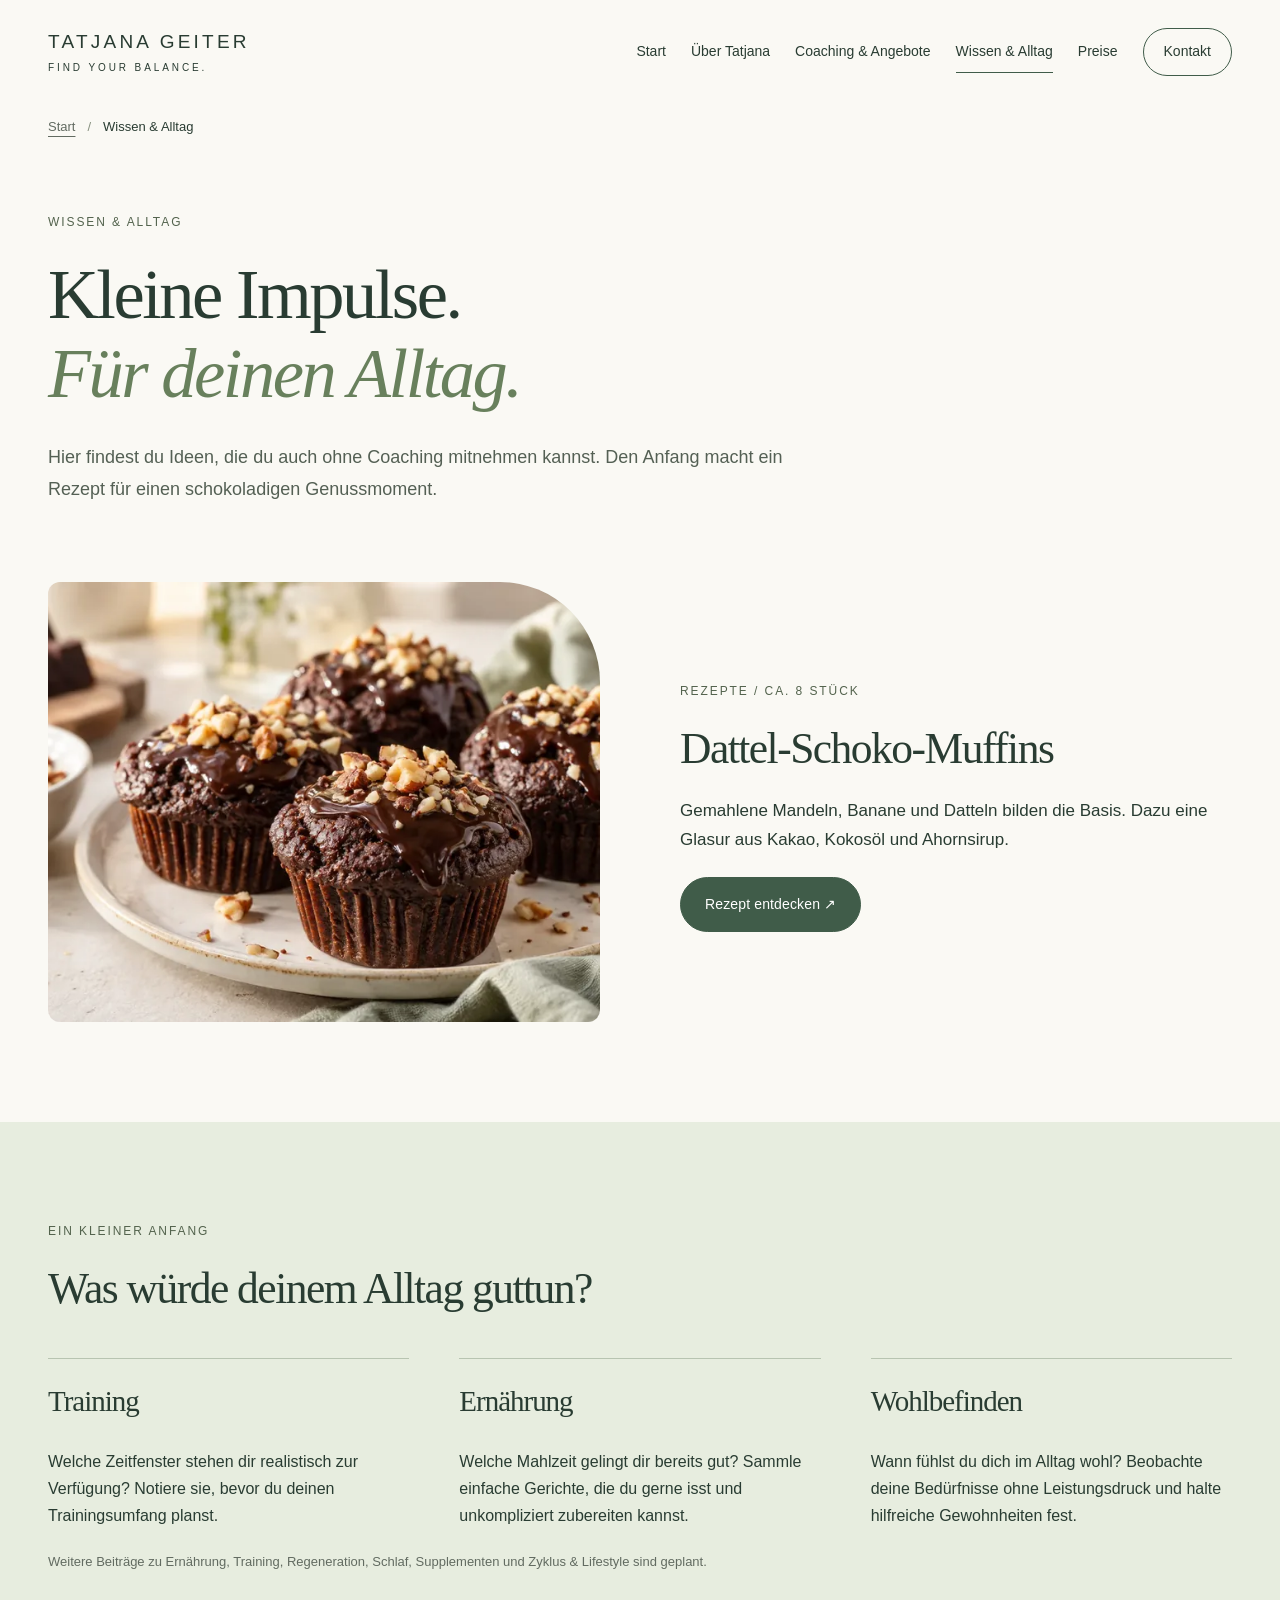
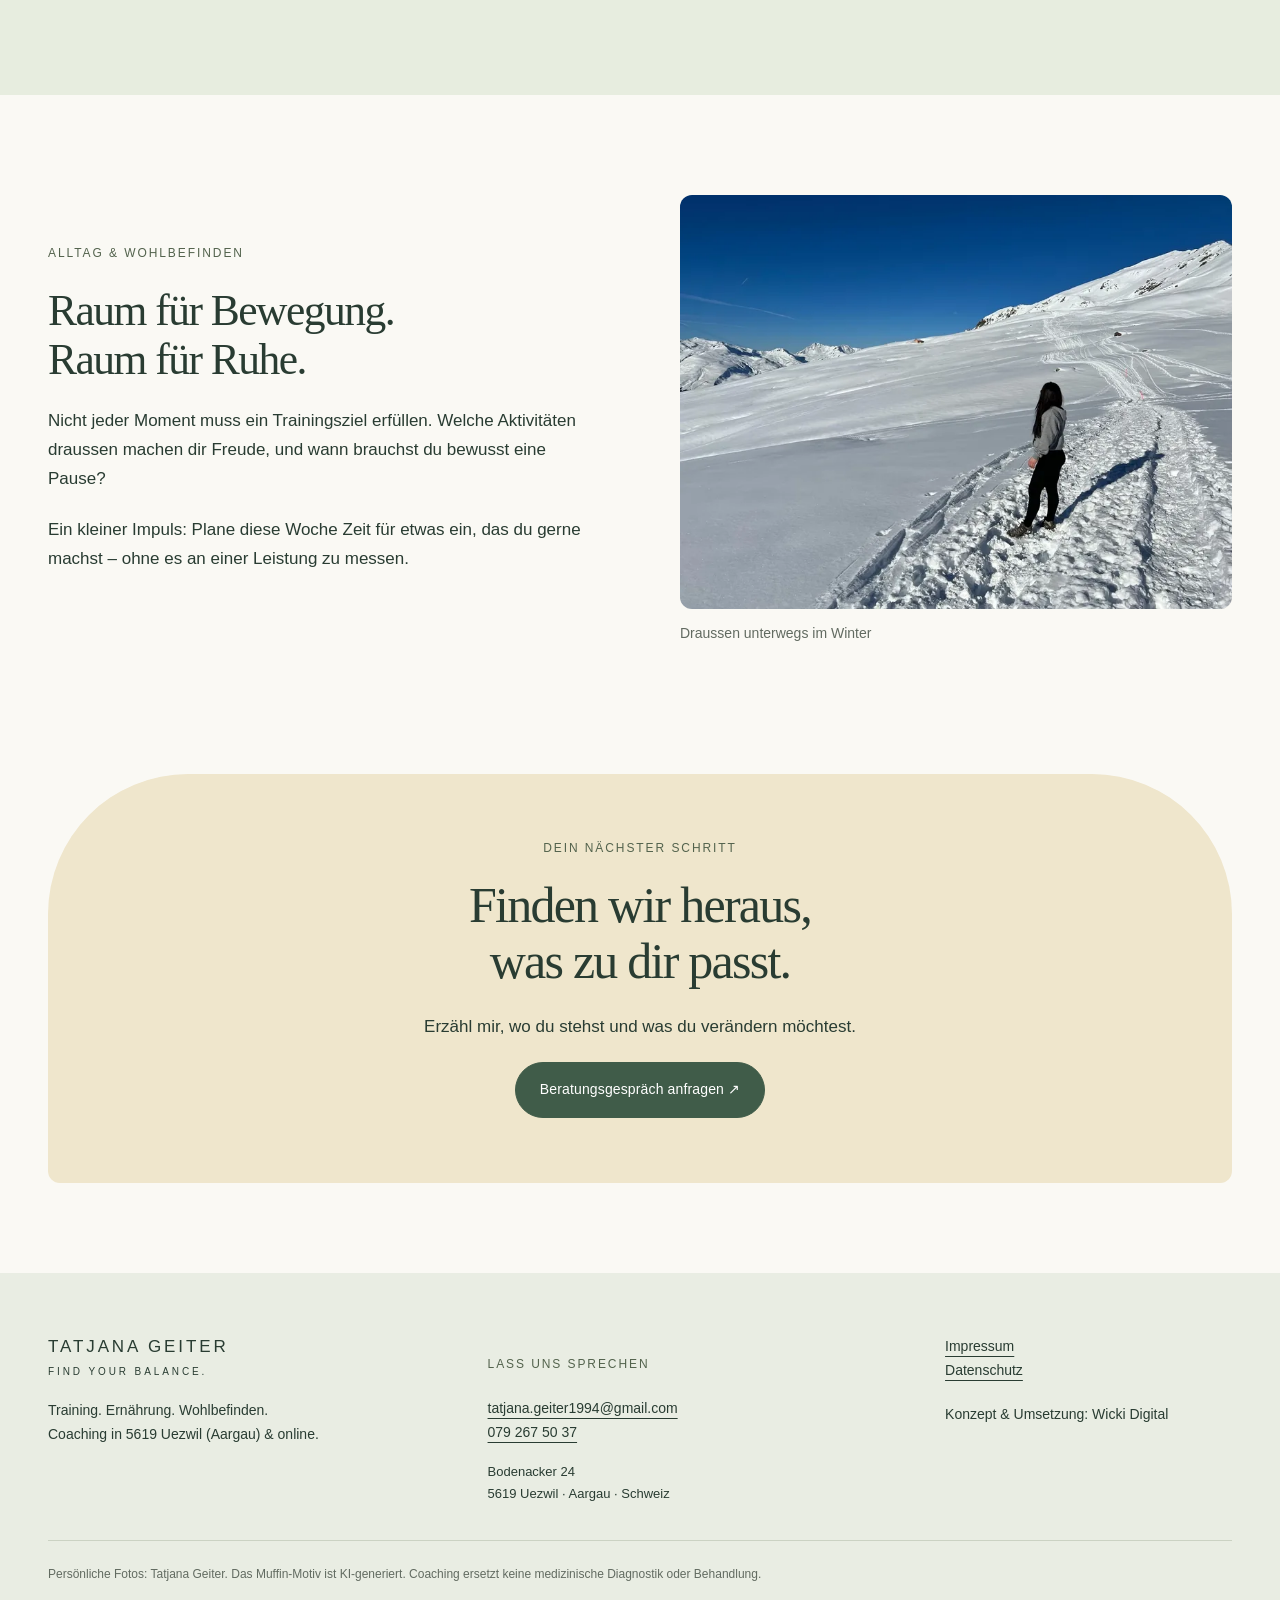
<file: wissen.html>
<!doctype html><html lang="de-CH"><head><meta charset="utf-8"><meta name="viewport" content="width=device-width,initial-scale=1"><meta name="robots" content="index,follow,max-image-preview:large"><title>Ernährung, Training &amp; Rezepte für den Alltag | Tatjana Geiter</title><meta name="description" content="Alltagsnahe Impulse zu Training, Ernährung und Wohlbefinden von Tatjana Geiter. Entdecke das Rezept für Dattel-Schoko-Muffins mit Mandeln."><link rel="canonical" href="https://youinbalance.ch/wissen.html"><link rel="icon" type="image/png" sizes="96x96" href="/assets/favicon.png"><link rel="apple-touch-icon" sizes="180x180" href="/assets/apple-touch-icon.png"><meta name="author" content="Tatjana Geiter"><meta property="og:site_name" content="Tatjana Geiter - FIND YOUR BALANCE."><meta property="og:type" content="website"><meta property="og:locale" content="de_CH"><meta property="og:title" content="Ernährung, Training &amp; Rezepte für den Alltag | Tatjana Geiter"><meta property="og:description" content="Alltagsnahe Impulse zu Training, Ernährung und Wohlbefinden von Tatjana Geiter. Entdecke das Rezept für Dattel-Schoko-Muffins mit Mandeln."><meta property="og:url" content="https://youinbalance.ch/wissen.html"><meta property="og:image" content="https://youinbalance.ch/assets/muffins.webp"><meta property="og:image:alt" content="Illustratives Bild der Dattel-Schoko-Muffins"><meta name="twitter:card" content="summary_large_image"><meta name="twitter:title" content="Ernährung, Training &amp; Rezepte für den Alltag | Tatjana Geiter"><meta name="twitter:description" content="Alltagsnahe Impulse zu Training, Ernährung und Wohlbefinden von Tatjana Geiter. Entdecke das Rezept für Dattel-Schoko-Muffins mit Mandeln."><meta name="twitter:image" content="https://youinbalance.ch/assets/muffins.webp"><meta name="twitter:image:alt" content="Illustratives Bild der Dattel-Schoko-Muffins"><link rel="stylesheet" href="assets/style.css"><script src="assets/app.js" defer></script><script type="application/ld+json">{"@context":"https://schema.org","@graph":[{"@type":"CollectionPage","@id":"https://youinbalance.ch/wissen.html#webpage","url":"https://youinbalance.ch/wissen.html","name":"Ernährung, Training & Rezepte für den Alltag | Tatjana Geiter","description":"Alltagsnahe Impulse zu Training, Ernährung und Wohlbefinden von Tatjana Geiter. Entdecke das Rezept für Dattel-Schoko-Muffins mit Mandeln.","inLanguage":"de-CH","isPartOf":{"@id":"https://youinbalance.ch/#website"},"publisher":{"@id":"https://youinbalance.ch/#business"},"breadcrumb":{"@id":"https://youinbalance.ch/wissen.html#breadcrumb"}},{"@type":"BreadcrumbList","@id":"https://youinbalance.ch/wissen.html#breadcrumb","itemListElement":[{"@type":"ListItem","position":1,"name":"Start","item":"https://youinbalance.ch/"},{"@type":"ListItem","position":2,"name":"Wissen & Alltag","item":"https://youinbalance.ch/wissen.html"}]}]}</script></head><body><a class="skip" href="#main">Zum Inhalt</a><header class="wrap header"><a class="brand" href="/">TATJANA GEITER<span>FIND YOUR BALANCE.</span></a><button class="menu" aria-expanded="false" aria-controls="navigation">Menü <span aria-hidden="true">☰</span></button><nav id="navigation" aria-label="Hauptnavigation"><a href="/">Start</a><a href="ueber-tatjana.html">Über Tatjana</a><a href="coaching.html">Coaching & Angebote</a><a href="wissen.html" aria-current="page">Wissen & Alltag</a><a href="preise.html">Preise</a><a href="kontakt.html">Kontakt</a></nav></header><main id="main"><nav class="breadcrumb wrap" aria-label="Brotkrumennavigation"><ol><li><a href="/">Start</a></li><li><span aria-current="page">Wissen &amp; Alltag</span></li></ol></nav><section class="intro wrap"><p class="eyebrow">Wissen & Alltag</p><h1>Kleine Impulse.<br><em>Für deinen Alltag.</em></h1><p class="lead">Hier findest du Ideen, die du auch ohne Coaching mitnehmen kannst. Den Anfang macht ein Rezept für einen schokoladigen Genussmoment.</p></section><section class="wrap split bottom"><a href="schoko-muffins.html"><img class="rounded" src="assets/responsive/muffins-1200.webp" srcset="assets/responsive/muffins-480.webp 480w, assets/responsive/muffins-800.webp 800w, assets/responsive/muffins-1200.webp 1200w" sizes="(max-width: 800px) calc(100vw - 40px), (max-width: 1336px) 44vw, 580px" alt="Dattel-Schoko-Muffins mit Nüssen – illustratives Rezeptbild" width="1536" height="1024" loading="eager" fetchpriority="high" decoding="async"></a><div><p class="eyebrow">Rezepte / ca. 8 Stück</p><h2>Dattel-Schoko-Muffins</h2><p>Gemahlene Mandeln, Banane und Datteln bilden die Basis. Dazu eine Glasur aus Kakao, Kokosöl und Ahornsirup.</p><a class="button" href="schoko-muffins.html">Rezept entdecken ↗</a></div></section><section class="soft"><div class="wrap section"><p class="eyebrow">Ein kleiner Anfang</p><h2>Was würde deinem Alltag guttun?</h2><div class="steps"><article><h3>Training</h3><p>Welche Zeitfenster stehen dir realistisch zur Verfügung? Notiere sie, bevor du deinen Trainingsumfang planst.</p></article><article><h3>Ernährung</h3><p>Welche Mahlzeit gelingt dir bereits gut? Sammle einfache Gerichte, die du gerne isst und unkompliziert zubereiten kannst.</p></article><article><h3>Wohlbefinden</h3><p>Wann fühlst du dich im Alltag wohl? Beobachte deine Bedürfnisse ohne Leistungsdruck und halte hilfreiche Gewohnheiten fest.</p></article></div><p class="small">Weitere Beiträge zu Ernährung, Training, Regeneration, Schlaf, Supplementen und Zyklus & Lifestyle sind geplant.</p></div></section><section class="wrap section split"><div><p class="eyebrow">Alltag & Wohlbefinden</p><h2>Raum für Bewegung.<br>Raum für Ruhe.</h2><p>Nicht jeder Moment muss ein Trainingsziel erfüllen. Welche Aktivitäten draussen machen dir Freude, und wann brauchst du bewusst eine Pause?</p><p>Ein kleiner Impuls: Plane diese Woche Zeit für etwas ein, das du gerne machst – ohne es an einer Leistung zu messen.</p></div><div><figure class="photo-story landscape-story"><img class="" src="assets/responsive/tatjana-snow-walk-1200.webp" srcset="assets/responsive/tatjana-snow-walk-480.webp 480w, assets/responsive/tatjana-snow-walk-800.webp 800w, assets/responsive/tatjana-snow-walk-1200.webp 1200w" sizes="(max-width: 800px) calc(100vw - 40px), (max-width: 1336px) 44vw, 580px" alt="Tatjana bei einem Spaziergang durch den Schnee" width="1536" height="1152" loading="lazy" decoding="async"><figcaption>Draussen unterwegs im Winter</figcaption></figure></div></section><section class="cta wrap"><p class="eyebrow">Dein nächster Schritt</p><h2>Finden wir heraus,<br>was zu dir passt.</h2><p>Erzähl mir, wo du stehst und was du verändern möchtest.</p><a class="button" href="kontakt.html">Beratungsgespräch anfragen ↗</a></section></main><footer><div class="wrap footer-grid"><div><a class="brand" href="/">TATJANA GEITER<span>FIND YOUR BALANCE.</span></a><p>Training. Ernährung. Wohlbefinden.<br>Coaching in 5619 Uezwil (Aargau) &amp; online.</p></div><div><p class="eyebrow">Lass uns sprechen</p><a href="mailto:tatjana.geiter1994@gmail.com">tatjana.geiter1994@gmail.com</a><br><a href="tel:+41792675037">079 267 50 37</a><address>Bodenacker 24<br>5619 Uezwil · Aargau · Schweiz</address></div><div><a href="impressum.html">Impressum</a><br><a href="datenschutz.html">Datenschutz</a><p>Konzept & Umsetzung: Wicki Digital</p></div></div><div class="wrap fine">Persönliche Fotos: Tatjana Geiter. Das Muffin-Motiv ist KI-generiert. Coaching ersetzt keine medizinische Diagnostik oder Behandlung.</div></footer></body></html>
</file>
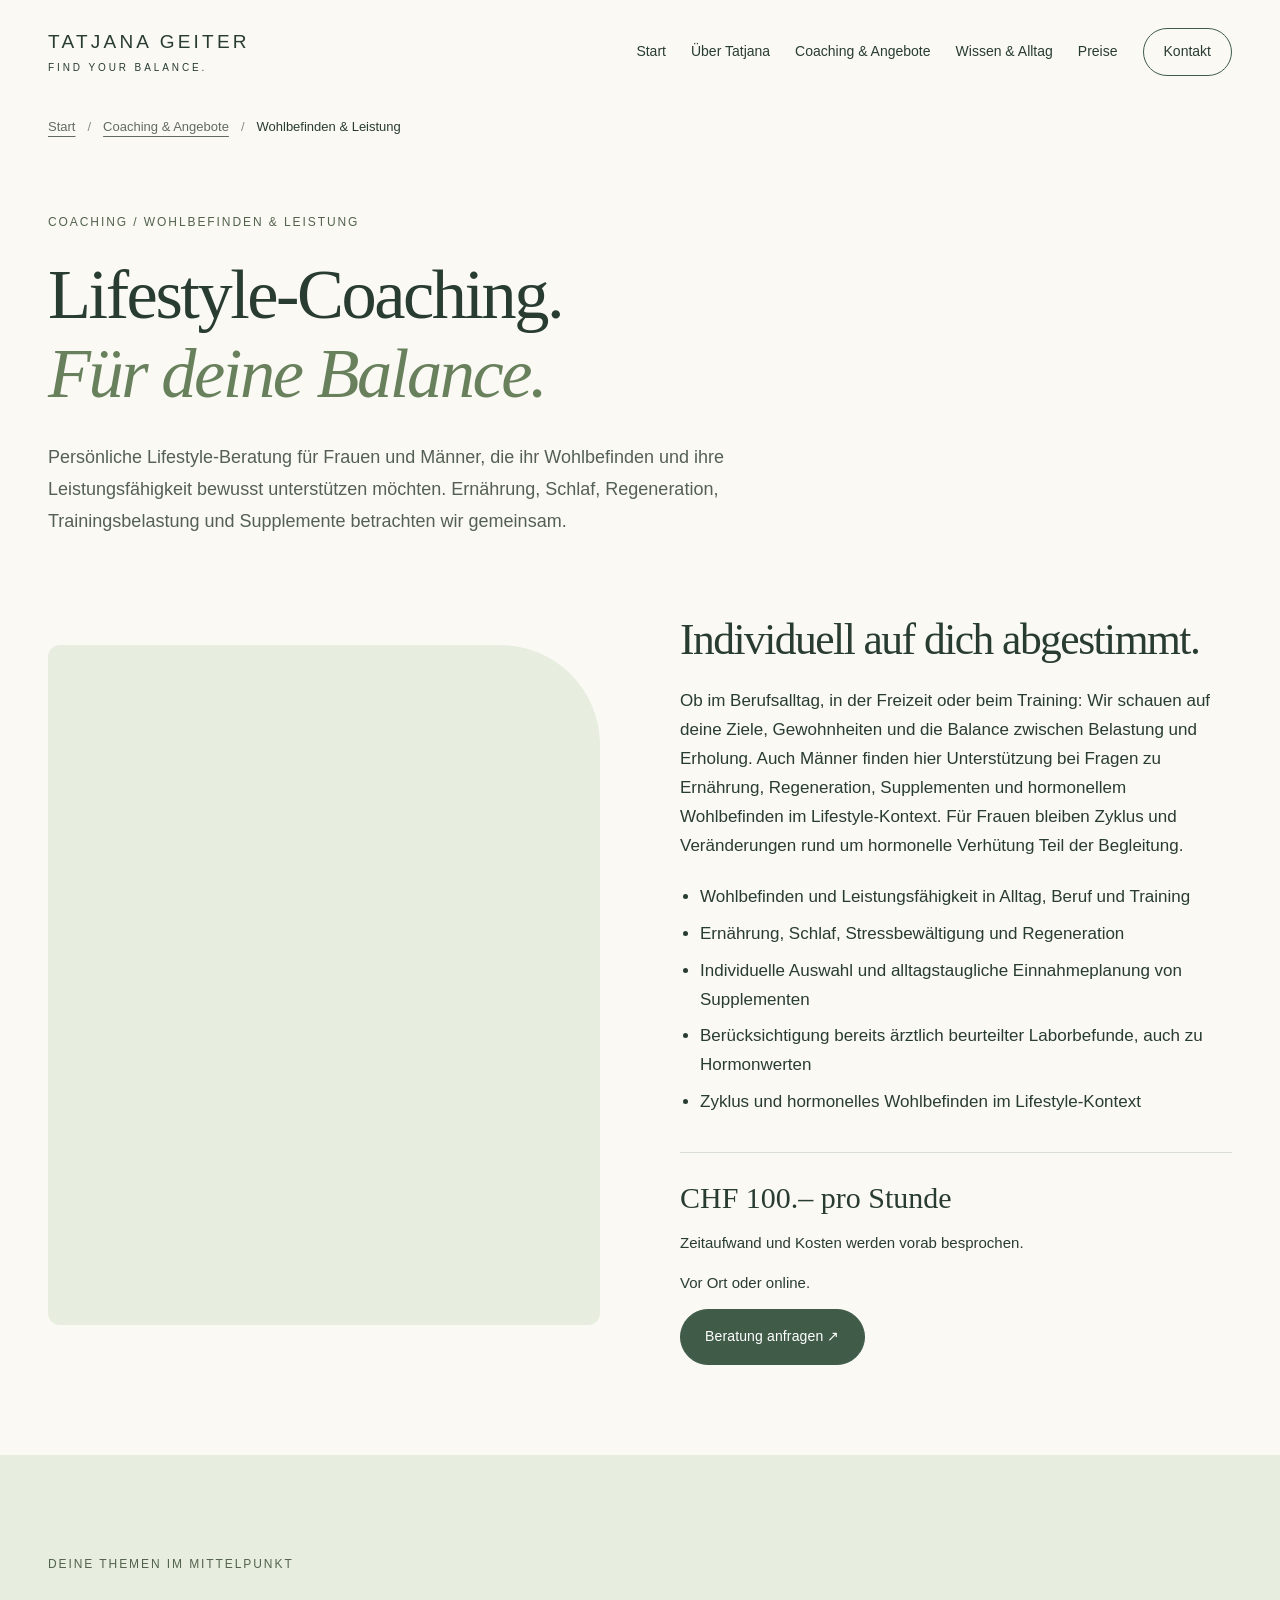
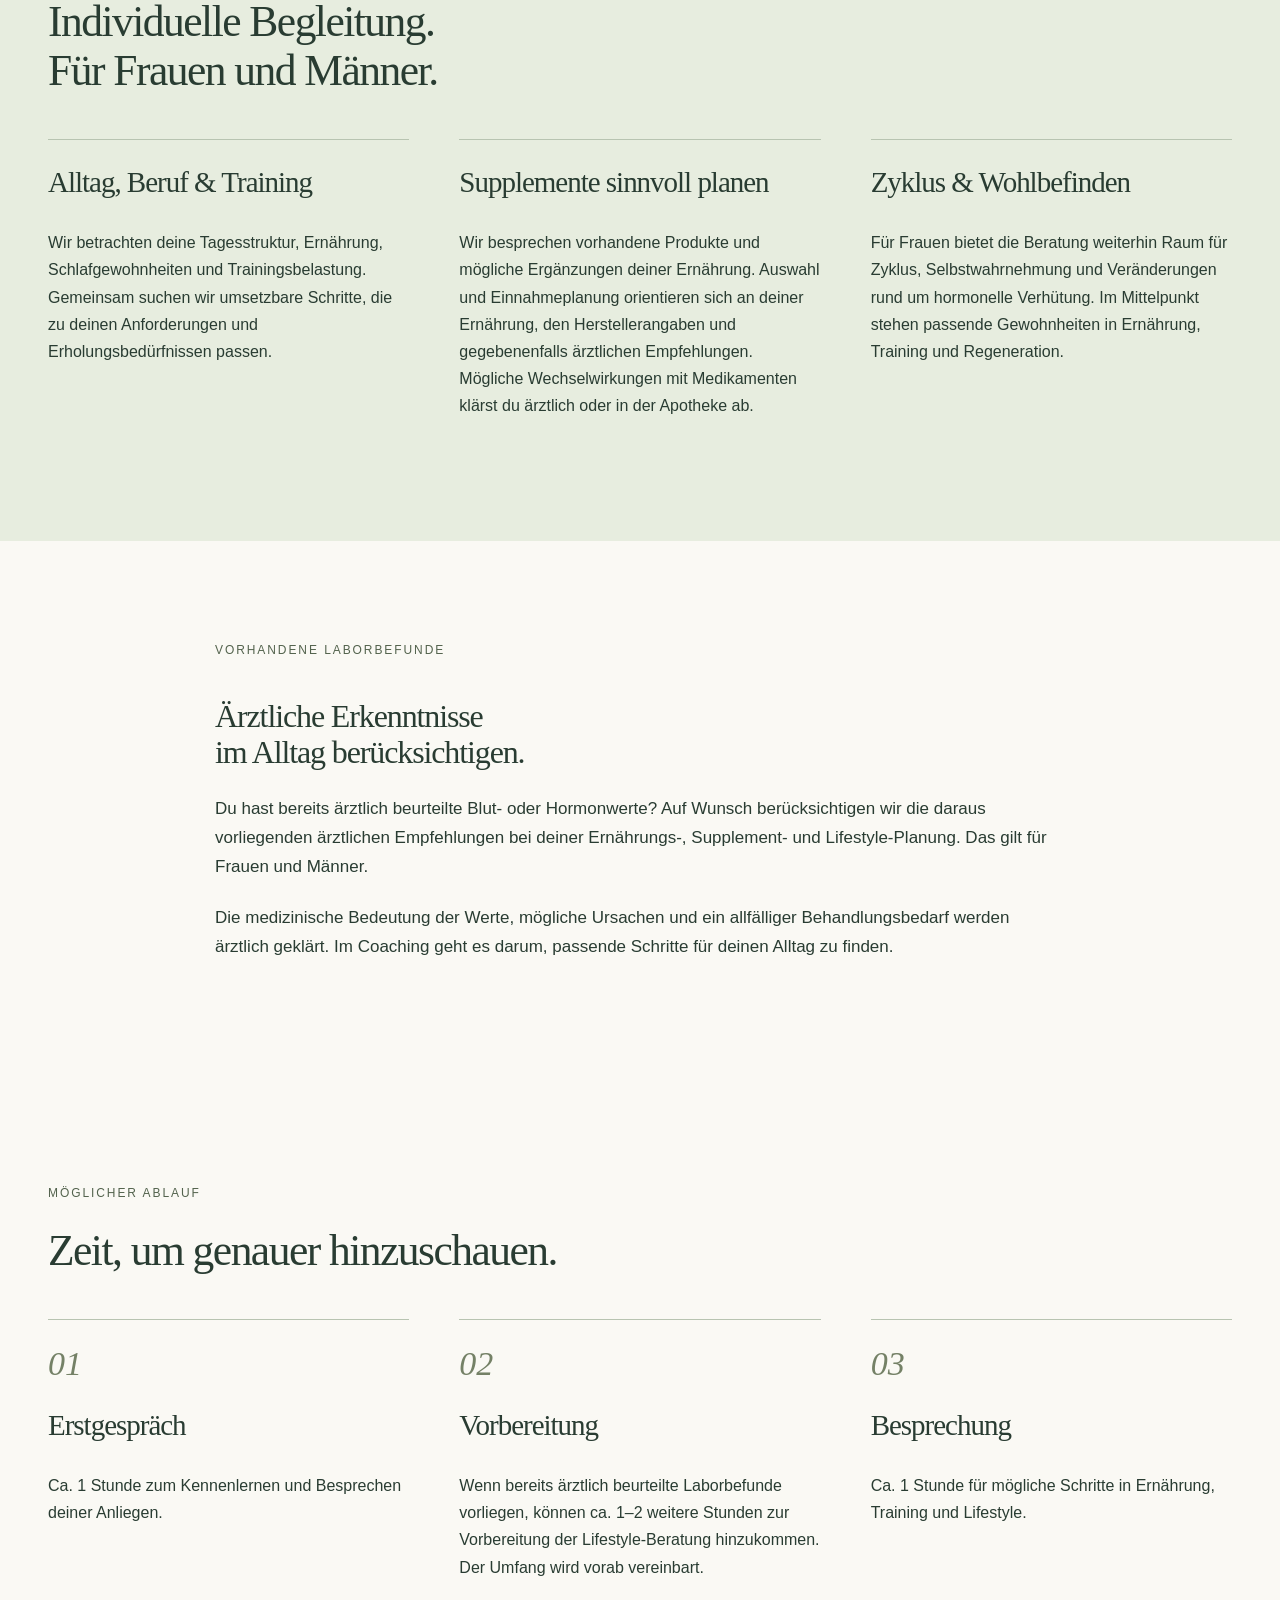
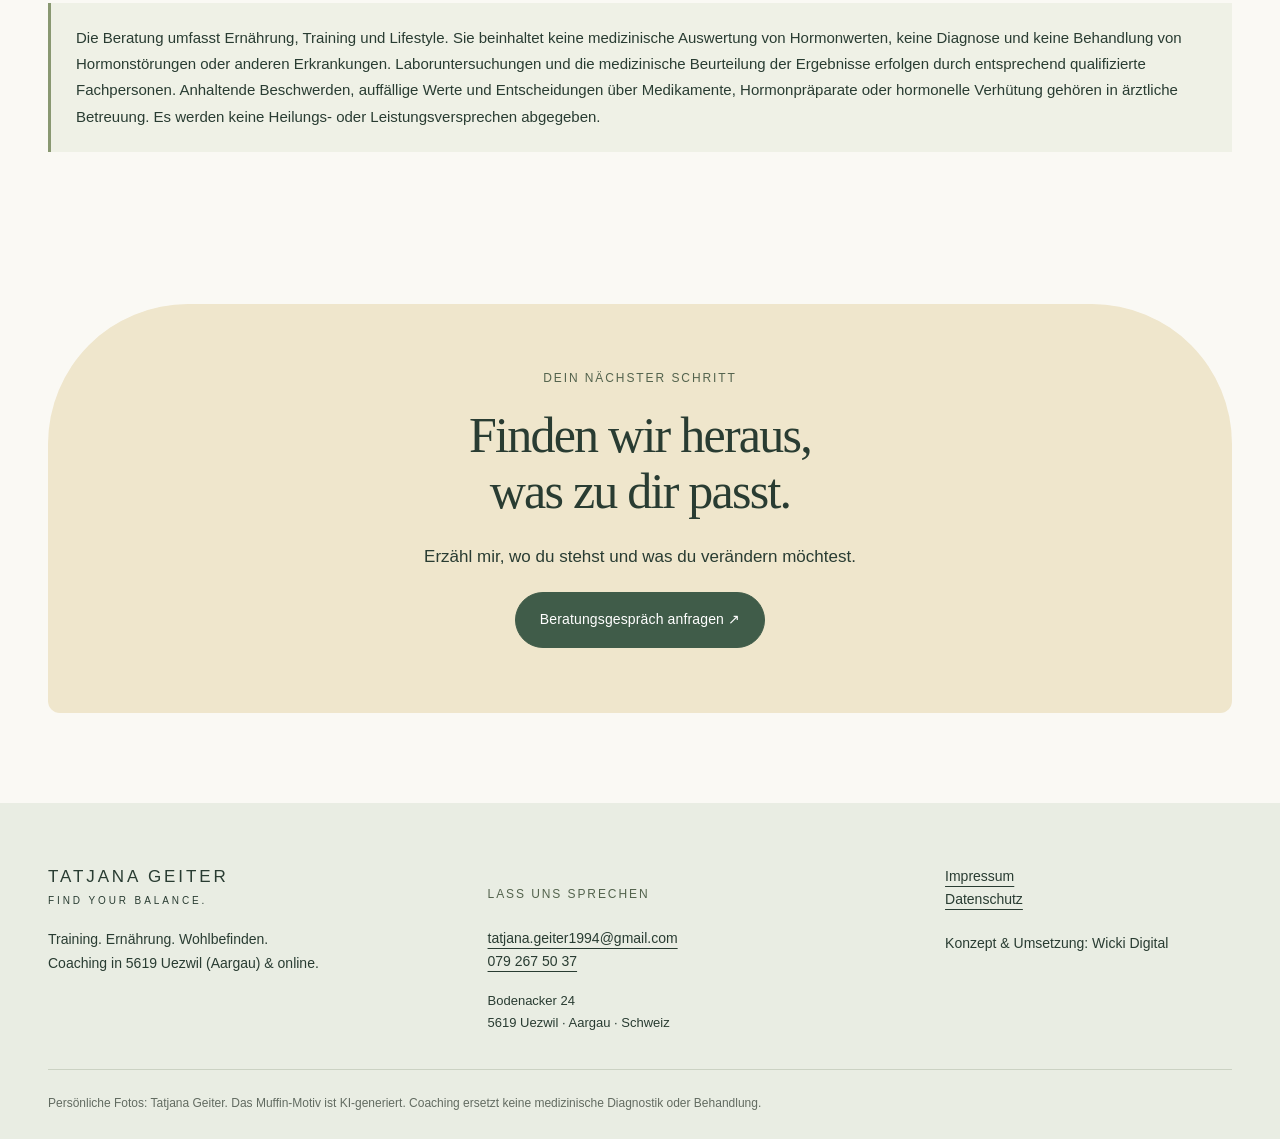
<file: zyklus.html>
<!doctype html><html lang="de-CH"><head><meta charset="utf-8"><meta name="viewport" content="width=device-width,initial-scale=1"><meta name="robots" content="index,follow,max-image-preview:large"><title>Lifestyle-Coaching: Wohlbefinden &amp; Leistung | Tatjana Geiter</title><meta name="description" content="Lifestyle-Coaching für Frauen und Männer: Ernährung, Schlaf, Regeneration, Supplemente und Wohlbefinden. In Uezwil und online, CHF 100 pro Stunde."><link rel="canonical" href="https://youinbalance.ch/zyklus.html"><link rel="icon" type="image/png" sizes="96x96" href="/assets/favicon.png"><link rel="apple-touch-icon" sizes="180x180" href="/assets/apple-touch-icon.png"><meta name="author" content="Tatjana Geiter"><meta property="og:site_name" content="Tatjana Geiter - FIND YOUR BALANCE."><meta property="og:type" content="website"><meta property="og:locale" content="de_CH"><meta property="og:title" content="Lifestyle-Coaching: Wohlbefinden &amp; Leistung | Tatjana Geiter"><meta property="og:description" content="Lifestyle-Coaching für Frauen und Männer: Ernährung, Schlaf, Regeneration, Supplemente und Wohlbefinden. In Uezwil und online, CHF 100 pro Stunde."><meta property="og:url" content="https://youinbalance.ch/zyklus.html"><meta property="og:image" content="https://youinbalance.ch/assets/tatjana-portrait.webp"><meta property="og:image:alt" content="Tatjana Geiter - FIND YOUR BALANCE."><meta name="twitter:card" content="summary_large_image"><meta name="twitter:title" content="Lifestyle-Coaching: Wohlbefinden &amp; Leistung | Tatjana Geiter"><meta name="twitter:description" content="Lifestyle-Coaching für Frauen und Männer: Ernährung, Schlaf, Regeneration, Supplemente und Wohlbefinden. In Uezwil und online, CHF 100 pro Stunde."><meta name="twitter:image" content="https://youinbalance.ch/assets/tatjana-portrait.webp"><meta name="twitter:image:alt" content="Tatjana Geiter - FIND YOUR BALANCE."><link rel="stylesheet" href="assets/style.css"><script src="assets/app.js" defer></script><script type="application/ld+json">{"@context":"https://schema.org","@graph":[{"@type":"WebPage","@id":"https://youinbalance.ch/zyklus.html#webpage","url":"https://youinbalance.ch/zyklus.html","name":"Lifestyle-Coaching: Wohlbefinden & Leistung | Tatjana Geiter","description":"Lifestyle-Coaching für Frauen und Männer: Ernährung, Schlaf, Regeneration, Supplemente und Wohlbefinden. In Uezwil und online, CHF 100 pro Stunde.","inLanguage":"de-CH","isPartOf":{"@id":"https://youinbalance.ch/#website"},"publisher":{"@id":"https://youinbalance.ch/#business"},"mainEntity":{"@id":"https://youinbalance.ch/zyklus.html#service"},"breadcrumb":{"@id":"https://youinbalance.ch/zyklus.html#breadcrumb"}},{"@type":"Service","@id":"https://youinbalance.ch/zyklus.html#service","name":"Lifestyle-Coaching für Wohlbefinden und Leistung","description":"Persönliche Lifestyle-Beratung für Frauen und Männer zu Ernährung, Regeneration, Supplementen und Wohlbefinden.","url":"https://youinbalance.ch/zyklus.html","provider":{"@id":"https://youinbalance.ch/#business"}},{"@type":"BreadcrumbList","@id":"https://youinbalance.ch/zyklus.html#breadcrumb","itemListElement":[{"@type":"ListItem","position":1,"name":"Start","item":"https://youinbalance.ch/"},{"@type":"ListItem","position":2,"name":"Coaching & Angebote","item":"https://youinbalance.ch/coaching.html"},{"@type":"ListItem","position":3,"name":"Wohlbefinden & Leistung","item":"https://youinbalance.ch/zyklus.html"}]}]}</script></head><body><a class="skip" href="#main">Zum Inhalt</a><header class="wrap header"><a class="brand" href="/">TATJANA GEITER<span>FIND YOUR BALANCE.</span></a><button class="menu" aria-expanded="false" aria-controls="navigation">Menü <span aria-hidden="true">☰</span></button><nav id="navigation" aria-label="Hauptnavigation"><a href="/">Start</a><a href="ueber-tatjana.html">Über Tatjana</a><a href="coaching.html">Coaching & Angebote</a><a href="wissen.html">Wissen & Alltag</a><a href="preise.html">Preise</a><a href="kontakt.html">Kontakt</a></nav></header><main id="main"><nav class="breadcrumb wrap" aria-label="Brotkrumennavigation"><ol><li><a href="/">Start</a></li><li><a href="coaching.html">Coaching &amp; Angebote</a></li><li><span aria-current="page">Wohlbefinden &amp; Leistung</span></li></ol></nav><section class="intro wrap"><p class="eyebrow">Coaching / Wohlbefinden & Leistung</p><h1>Lifestyle-Coaching.<br><em>Für deine Balance.</em></h1><p class="lead">Persönliche Lifestyle-Beratung für Frauen und Männer, die ihr Wohlbefinden und ihre Leistungsfähigkeit bewusst unterstützen möchten. Ernährung, Schlaf, Regeneration, Trainingsbelastung und Supplemente betrachten wir gemeinsam.</p></section><section class="wrap split bottom"><div><img class="rounded service-personal" src="assets/responsive/tatjana-lake-1152.webp" srcset="assets/responsive/tatjana-lake-480.webp 480w, assets/responsive/tatjana-lake-800.webp 800w, assets/responsive/tatjana-lake-1152.webp 1152w" sizes="(max-width: 800px) calc(100vw - 40px), (max-width: 1336px) 44vw, 580px" alt="Tatjana am Bergsee" width="1152" height="1536" loading="eager" fetchpriority="high" decoding="async"></div><div><h2>Individuell auf dich abgestimmt.</h2><p>Ob im Berufsalltag, in der Freizeit oder beim Training: Wir schauen auf deine Ziele, Gewohnheiten und die Balance zwischen Belastung und Erholung. Auch Männer finden hier Unterstützung bei Fragen zu Ernährung, Regeneration, Supplementen und hormonellem Wohlbefinden im Lifestyle-Kontext. Für Frauen bleiben Zyklus und Veränderungen rund um hormonelle Verhütung Teil der Begleitung.</p><ul class="checks"><li>Wohlbefinden und Leistungsfähigkeit in Alltag, Beruf und Training</li><li>Ernährung, Schlaf, Stressbewältigung und Regeneration</li><li>Individuelle Auswahl und alltagstaugliche Einnahmeplanung von Supplementen</li><li>Berücksichtigung bereits ärztlich beurteilter Laborbefunde, auch zu Hormonwerten</li><li>Zyklus und hormonelles Wohlbefinden im Lifestyle-Kontext</li></ul><div class="price-box"><strong>CHF 100.– pro Stunde</strong><p>Zeitaufwand und Kosten werden vorab besprochen.</p><p>Vor Ort oder online.</p><a class="button" href="kontakt.html">Beratung anfragen ↗</a></div></div></section><section class="soft"><div class="wrap section"><p class="eyebrow">Deine Themen im Mittelpunkt</p><h2>Individuelle Begleitung.<br>Für Frauen und Männer.</h2><div class="steps"><article><h3>Alltag, Beruf & Training</h3><p>Wir betrachten deine Tagesstruktur, Ernährung, Schlafgewohnheiten und Trainingsbelastung. Gemeinsam suchen wir umsetzbare Schritte, die zu deinen Anforderungen und Erholungsbedürfnissen passen.</p></article><article><h3>Supplemente sinnvoll planen</h3><p>Wir besprechen vorhandene Produkte und mögliche Ergänzungen deiner Ernährung. Auswahl und Einnahmeplanung orientieren sich an deiner Ernährung, den Herstellerangaben und gegebenenfalls ärztlichen Empfehlungen. Mögliche Wechselwirkungen mit Medikamenten klärst du ärztlich oder in der Apotheke ab.</p></article><article><h3>Zyklus & Wohlbefinden</h3><p>Für Frauen bietet die Beratung weiterhin Raum für Zyklus, Selbstwahrnehmung und Veränderungen rund um hormonelle Verhütung. Im Mittelpunkt stehen passende Gewohnheiten in Ernährung, Training und Regeneration.</p></article></div></div></section><section class="wrap narrow section"><p class="eyebrow">Vorhandene Laborbefunde</p><h2>Ärztliche Erkenntnisse<br>im Alltag berücksichtigen.</h2><p>Du hast bereits ärztlich beurteilte Blut- oder Hormonwerte? Auf Wunsch berücksichtigen wir die daraus vorliegenden ärztlichen Empfehlungen bei deiner Ernährungs-, Supplement- und Lifestyle-Planung. Das gilt für Frauen und Männer.</p><p>Die medizinische Bedeutung der Werte, mögliche Ursachen und ein allfälliger Behandlungsbedarf werden ärztlich geklärt. Im Coaching geht es darum, passende Schritte für deinen Alltag zu finden.</p></section><section class="wrap section"><p class="eyebrow">Möglicher Ablauf</p><h2>Zeit, um genauer hinzuschauen.</h2><div class="steps"><article><span>01</span><h3>Erstgespräch</h3><p>Ca. 1 Stunde zum Kennenlernen und Besprechen deiner Anliegen.</p></article><article><span>02</span><h3>Vorbereitung</h3><p>Wenn bereits ärztlich beurteilte Laborbefunde vorliegen, können ca. 1–2 weitere Stunden zur Vorbereitung der Lifestyle-Beratung hinzukommen. Der Umfang wird vorab vereinbart.</p></article><article><span>03</span><h3>Besprechung</h3><p>Ca. 1 Stunde für mögliche Schritte in Ernährung, Training und Lifestyle.</p></article></div><p class="notice">Die Beratung umfasst Ernährung, Training und Lifestyle. Sie beinhaltet keine medizinische Auswertung von Hormonwerten, keine Diagnose und keine Behandlung von Hormonstörungen oder anderen Erkrankungen. Laboruntersuchungen und die medizinische Beurteilung der Ergebnisse erfolgen durch entsprechend qualifizierte Fachpersonen. Anhaltende Beschwerden, auffällige Werte und Entscheidungen über Medikamente, Hormonpräparate oder hormonelle Verhütung gehören in ärztliche Betreuung. Es werden keine Heilungs- oder Leistungsversprechen abgegeben.</p></section><section class="cta wrap"><p class="eyebrow">Dein nächster Schritt</p><h2>Finden wir heraus,<br>was zu dir passt.</h2><p>Erzähl mir, wo du stehst und was du verändern möchtest.</p><a class="button" href="kontakt.html">Beratungsgespräch anfragen ↗</a></section></main><footer><div class="wrap footer-grid"><div><a class="brand" href="/">TATJANA GEITER<span>FIND YOUR BALANCE.</span></a><p>Training. Ernährung. Wohlbefinden.<br>Coaching in 5619 Uezwil (Aargau) &amp; online.</p></div><div><p class="eyebrow">Lass uns sprechen</p><a href="mailto:tatjana.geiter1994@gmail.com">tatjana.geiter1994@gmail.com</a><br><a href="tel:+41792675037">079 267 50 37</a><address>Bodenacker 24<br>5619 Uezwil · Aargau · Schweiz</address></div><div><a href="impressum.html">Impressum</a><br><a href="datenschutz.html">Datenschutz</a><p>Konzept & Umsetzung: Wicki Digital</p></div></div><div class="wrap fine">Persönliche Fotos: Tatjana Geiter. Das Muffin-Motiv ist KI-generiert. Coaching ersetzt keine medizinische Diagnostik oder Behandlung.</div></footer></body></html>
</file>
<file: assets/style.css>
:root{--paper:#faf9f4;--ink:#293c32;--green:#405c49;--sage:#e7eddf;--line:#d9ded2;--muted:#626b61;--cream:#f0e6cb}*{box-sizing:border-box}html{scroll-behavior:smooth}body{margin:0;background:var(--paper);color:var(--ink);font-family:Arial,Helvetica,sans-serif;font-size:17px;line-height:1.7}a{color:inherit;text-decoration-thickness:1px;text-underline-offset:5px}button,input,select,textarea{font:inherit}button,a,input,select,textarea{-webkit-tap-highlight-color:transparent}a:focus-visible,button:focus-visible,input:focus-visible,textarea:focus-visible,select:focus-visible{outline:3px solid #967037;outline-offset:5px}.wrap{width:min(1240px,calc(100% - 96px));margin-inline:auto}.demo{text-align:center;background:var(--sage);padding:6px 16px;font-size:12px;letter-spacing:.12em}.header{display:flex;justify-content:space-between;align-items:center;padding-block:28px;gap:30px}.brand{font-size:19px;letter-spacing:.17em;text-decoration:none;line-height:1.4;white-space:nowrap}.brand span{display:block;font-size:10px;letter-spacing:.29em;margin-top:5px}.header nav{display:flex;align-items:center;gap:25px}.header nav a{font-size:14px;text-decoration:none;white-space:nowrap;padding:8px 0}.header nav a[aria-current=page]{box-shadow:0 1px var(--green)}.header nav a:last-child{padding:11px 20px;border:1px solid var(--green);border-radius:30px}.menu{display:none}.skip{position:absolute;left:10px;top:-100px;background:white;padding:10px;z-index:20}.skip:focus{top:5px}h1,h2,h3,p{margin-top:0}h1,h2,h3{font-family:Georgia,'Times New Roman',serif;font-weight:400;line-height:1.12;letter-spacing:-.035em}h1{font-size:clamp(48px,5.5vw,78px);margin-bottom:28px}h2{font-size:clamp(34px,3.4vw,48px);margin-bottom:24px}h3{font-size:29px;line-height:1.2}em{font-weight:400;color:#68805c}p{margin-bottom:22px}.eyebrow{font:12px/1.5 Arial,sans-serif;letter-spacing:.16em;text-transform:uppercase;margin-bottom:24px;color:#53634d}.lead{font-size:18px;line-height:1.8;max-width:660px;color:#546054}.hero{display:grid;grid-template-columns:1.02fr 1fr;gap:52px;padding-top:32px;padding-bottom:68px;align-items:center}.hero-copy{padding:22px 0}.hero .lead{max-width:560px}.hero-visual{position:relative;height:650px;min-width:0}.hero-visual img{width:100%;height:100%;object-fit:cover;border-radius:230px 230px 18px 18px}.photo-note{position:absolute;bottom:30px;left:-24px;background:var(--cream);padding:24px 32px;font:29px/1.15 Georgia,serif;transform:rotate(-3deg);box-shadow:0 5px 25px #293c3210}.photo-note em{color:var(--green)}.actions{display:flex;gap:24px;align-items:center;flex-wrap:wrap;margin:30px 0 25px}.button{display:inline-block;background:var(--green);color:white;border:1px solid var(--green);border-radius:40px;padding:15px 24px;cursor:pointer;text-decoration:none;font-size:14px;letter-spacing:.01em;text-align:center;transition:background .2s,transform .2s}.button:hover{background:#293f30;transform:translateY(-2px)}.text-link{font-size:15px;text-decoration:underline}.small{font-size:13px;color:var(--muted)}.ribbon{background:var(--sage);display:flex;justify-content:space-evenly;padding:24px;gap:20px;font-family:Georgia,serif;font-size:23px}.section{padding-block:100px}.section-heading{display:flex;justify-content:space-between;align-items:center;gap:80px;margin-bottom:44px}.section-heading p:last-child{max-width:470px}.cards{display:grid;grid-template-columns:repeat(3,1fr);gap:22px}.offer{display:flex;flex-direction:column;padding:36px 30px;text-decoration:none;border:1px solid var(--line);background:#f2f4e9;transition:transform .2s,box-shadow .2s}.offer:nth-child(2){background:#f4efe5}.offer:nth-child(3){background:#f4eeec}.offer:hover{transform:translateY(-5px);box-shadow:0 16px 30px #293c3210}.offer h3{font-size:33px}.offer p{font-size:16px}.offer-foot{margin-top:auto;padding-top:28px;display:flex;justify-content:space-between;align-items:center;font-size:14px}.offer-foot span:last-child{font-size:25px}.split{display:grid;grid-template-columns:1fr 1fr;gap:80px;align-items:center}.split img{width:100%;height:440px;object-fit:cover}.rounded{border-radius:12px 100px 12px 12px}.soft{background:var(--sage)}.cta{margin-block:30px 90px;text-align:center;padding:65px 30px;background:#efe6cc;border-radius:140px 140px 12px 12px}.cta h2{font-size:50px}.cta p{margin-bottom:20px}footer{background:#e9ede3;padding:62px 0 25px}.footer-grid{display:grid;grid-template-columns:1.1fr 1.15fr .8fr;gap:45px;font-size:14px}.footer-grid .brand{font-size:17px}.footer-grid p{margin-top:20px}.footer-grid a{overflow-wrap:anywhere}.fine{font-size:12px;border-top:1px solid #cbd2c3;margin-top:35px;padding-top:23px;color:var(--muted)}.intro{padding-block:75px 55px}.intro .lead{max-width:780px}.bottom{padding-bottom:90px}.steps{display:grid;grid-template-columns:repeat(3,1fr);gap:50px;margin-top:45px}.steps article{border-top:1px solid #b8c4b1;padding-top:25px}.steps article>span{display:block;font:italic 34px Georgia;margin-bottom:25px;color:#748166}.steps p{font-size:16px}.price-box{border-top:1px solid var(--line);margin-top:35px;padding-top:28px}.price-box strong,.price-list strong{font:30px Georgia,serif;display:block;margin-bottom:15px}.price-box p{font-size:15px;margin-bottom:14px}.checks{padding-left:20px}.checks li{margin-bottom:8px}.notice{border-left:3px solid #899871;background:#eff1e6;padding:22px 25px;font-size:15px;line-height:1.75}.notice p{margin:10px 0 0}.narrow{max-width:850px}.narrow h2{font-size:32px;margin-top:40px}.qualifications article{border-bottom:1px solid #bec9b6;padding-bottom:18px;margin-bottom:25px}.qualifications h3{font-size:25px}.qualifications p{font-size:15px}.price-list article{display:grid;grid-template-columns:1.4fr .6fr;gap:70px;border-top:1px solid var(--line);padding-block:45px}.price-list article>div:last-child{text-align:right}.price-list article h2{font-size:34px}.price-list article p{max-width:680px;font-size:16px}.price-list .text-link{display:block;margin-top:24px}.recipe-top img{height:480px;width:100%;object-fit:cover}.recipe-top .small{margin-top:15px}.recipe{display:grid;grid-template-columns:.7fr 1.3fr;align-items:start;gap:80px;padding-top:35px}.recipe aside{background:var(--sage);padding:35px}.recipe aside h2{font-size:34px}.recipe aside h3{font-size:26px;margin-top:30px}.recipe aside p,.recipe aside li{font-size:15px}.ingredients{list-style:none;padding:0}.ingredients li{padding:10px 0;border-bottom:1px solid #cad3c1}.recipe-steps{padding-left:30px}.recipe-steps li{padding-left:12px;margin-bottom:25px}.recipe-steps li::marker{font:italic 26px Georgia;color:#68805c}.contact-grid{display:grid;grid-template-columns:.8fr 1.2fr;gap:90px}.contact-grid a{overflow-wrap:anywhere}form{background:#eef1e7;padding:42px;border-radius:12px}form h2{font-size:32px}label{display:block;font-size:14px;margin:20px 0 8px}input,textarea,select{width:100%;border:1px solid #bdc6b5;background:var(--paper);padding:13px;border-radius:5px;color:var(--ink);font-size:16px}textarea{resize:vertical}form .small{margin-top:18px}#form-status{font-size:14px;margin-top:20px}#fallback[hidden]{display:none}@media(min-width:1500px){.hero{padding-top:55px}.hero-visual{height:710px}}@media(max-width:1100px){.wrap{width:calc(100% - 56px)}.header nav{gap:15px}.header nav a{font-size:12px}.brand{font-size:16px}.hero{gap:32px}.hero-visual{height:600px}.hero h1{font-size:58px}.split{gap:45px}.offer{padding:27px 23px}.offer h3{font-size:29px}.contact-grid{gap:45px}}@media(max-width:800px){.wrap{width:calc(100% - 40px)}.header{padding-block:22px;position:relative;flex-wrap:wrap}.brand{font-size:17px}.menu{display:flex;gap:12px;align-items:center;background:none;border:1px solid #aab8a0;border-radius:25px;padding:9px 15px;font-size:14px;color:var(--ink)}.header nav{display:none;flex-basis:100%;flex-direction:column;align-items:stretch;gap:0;padding:15px 0 0}.header nav.open{display:flex}.header nav a{font-size:16px;padding:13px;border-bottom:1px solid var(--line)}.header nav a:last-child{border:0;border-bottom:1px solid var(--line);border-radius:0;padding:13px}.hero{grid-template-columns:1fr;padding-top:20px;gap:15px;padding-bottom:40px}.hero h1{font-size:60px}.hero-copy{padding-top:5px}.hero-visual{height:440px;margin:10px 0 0 15px}.hero-visual img{border-radius:180px 180px 12px 12px}.photo-note{left:-15px;bottom:24px;font-size:26px;padding:18px 25px}.eyebrow{font-size:11px}.lead{font-size:17px}.ribbon{font-size:17px;gap:12px;padding:20px 12px;text-align:center}.cards,.split,.steps,.recipe,.contact-grid{grid-template-columns:1fr}.section{padding-block:65px}.section-heading{display:block;margin-bottom:30px}.section-heading p:last-child{max-width:none}.offer{padding:32px}.offer h3{font-size:34px}.offer-foot{padding-top:8px}.split{gap:35px}.split img{height:350px}.cta{padding:55px 20px;border-radius:85px 85px 10px 10px;margin-bottom:60px}.cta h2{font-size:39px}.footer-grid{grid-template-columns:1fr;gap:20px}.intro{padding-block:40px}.intro h1{font-size:49px}.bottom{padding-bottom:60px}.steps{gap:20px;margin-top:25px}.steps article>span{margin-bottom:17px}.price-list article{grid-template-columns:1fr;gap:15px;padding-block:30px}.price-list article>div:last-child{text-align:left}.price-list article h2{font-size:30px}.price-list .text-link{margin-top:10px}.recipe-top img{height:320px}.recipe{gap:40px}.recipe aside{padding:25px}.contact-grid{gap:30px}form{padding:25px 20px}.actions{gap:22px}.demo{font-size:10px}.fine{line-height:1.7}h3{font-size:27px}}@media(prefers-reduced-motion:reduce){*{scroll-behavior:auto!important;transition:none!important}}@media print{header,footer,.demo,.skip,.button{display:none!important}body{background:white;color:black}.wrap{width:100%}.intro{padding:0}.intro h1{font-size:32px}.recipe-top{display:none}.recipe{display:block;padding:0}.recipe aside{background:none;padding:0}.ingredients{columns:2}.recipe-steps li{break-inside:avoid}.notice{background:none}.section{padding:20px 0}}
/* Personal photographs: preserve natural proportions and meaningful framing. */
.hero-visual{background:#eeece7;border-radius:230px 230px 18px 18px;overflow:visible}.hero-visual img.portrait-photo{object-fit:cover;object-position:50% 60%}.personal-photo{object-position:30% 50%}.split img.service-personal{height:auto;max-height:680px;object-fit:contain;background:#e7eddf}.gym-frame{position:relative;aspect-ratio:947/1565;overflow:hidden;border-radius:12px 80px 12px 12px;max-width:440px;margin-inline:auto}.split .gym-frame img{display:block;width:100%;height:auto;max-height:none;transform:translateY(-9.77%);border-radius:0}.photo-story{margin:0;min-width:0}.photo-story img{display:block;width:100%;height:auto;border-radius:12px;object-fit:cover}.photo-story figcaption{font-size:14px;line-height:1.5;color:var(--muted);margin-top:14px}.stage-gallery{display:grid;grid-template-columns:1fr 1fr;gap:30px;max-width:830px;margin-inline:auto}.stage-gallery img{height:auto;max-height:650px;object-fit:contain;background:#22231f}.personal-gallery{display:grid;grid-template-columns:repeat(4,1fr);gap:22px;margin-top:35px}.personal-gallery img{aspect-ratio:3/4;object-fit:cover}.personal-gallery .photo-story:nth-child(3) img{object-fit:contain;background:#202129}.split .landscape-story img{height:auto;object-fit:contain}.hero-visual .photo-note{z-index:1}@media(max-width:800px){.hero-visual{height:510px}.hero-visual img.portrait-photo{object-position:50% 60%}.stage-gallery{gap:16px}.personal-gallery{grid-template-columns:1fr 1fr;gap:24px 16px}.gym-frame{max-width:380px}.split img.personal-photo{height:440px;object-position:25% 50%}.stage-gallery img{border-radius:6px}.photo-story figcaption{font-size:14px}}@media(max-width:380px){.hero-visual{height:450px}.personal-gallery{grid-template-columns:1fr}.stage-gallery{grid-template-columns:1fr}}
/* Contact link spacing stays compact on mobile. */
.whatsapp-contact .whatsapp-link{margin-top:18px;max-width:100%;white-space:normal}

/* Crawlable breadcrumbs and the existing local contact details. */
.breadcrumb{font-size:13px;color:var(--muted);padding-top:12px}.breadcrumb ol{display:flex;flex-wrap:wrap;gap:6px 12px;list-style:none;padding:0;margin:0}.breadcrumb li{display:flex;gap:12px;align-items:center}.breadcrumb li+li::before{content:"/";color:#87917f}.breadcrumb a{text-decoration-thickness:1px}.breadcrumb [aria-current=page]{color:var(--ink)}.footer-grid address{font-style:normal;font-size:13px;margin-top:16px}.hero-copy>.eyebrow{margin-bottom:18px}.intro h1{overflow-wrap:break-word;hyphens:manual}.recipe-author{padding-top:24px}@media(max-width:800px){.breadcrumb{font-size:12px;padding-top:6px}.breadcrumb ol{gap:5px 10px}.breadcrumb li{gap:10px}.hero-copy>.eyebrow{font-size:10px;letter-spacing:.1em}}
</file>
